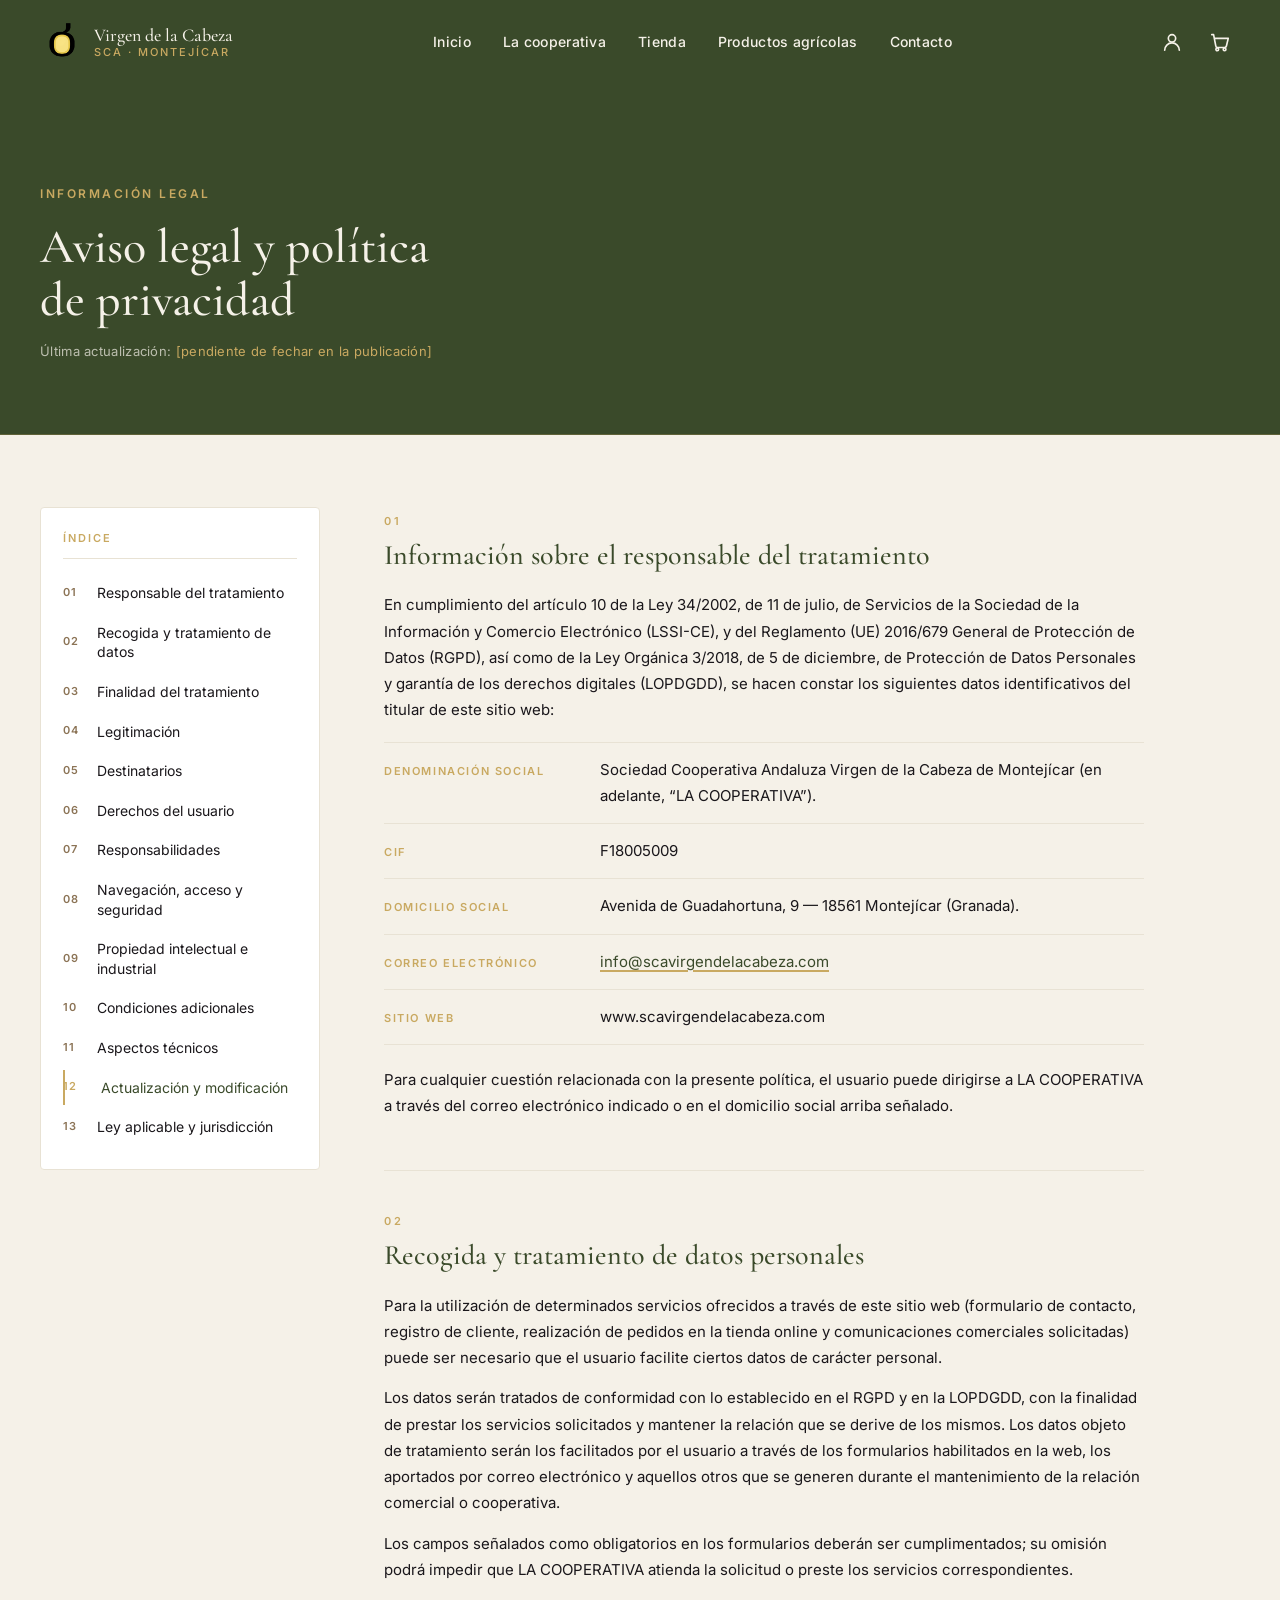
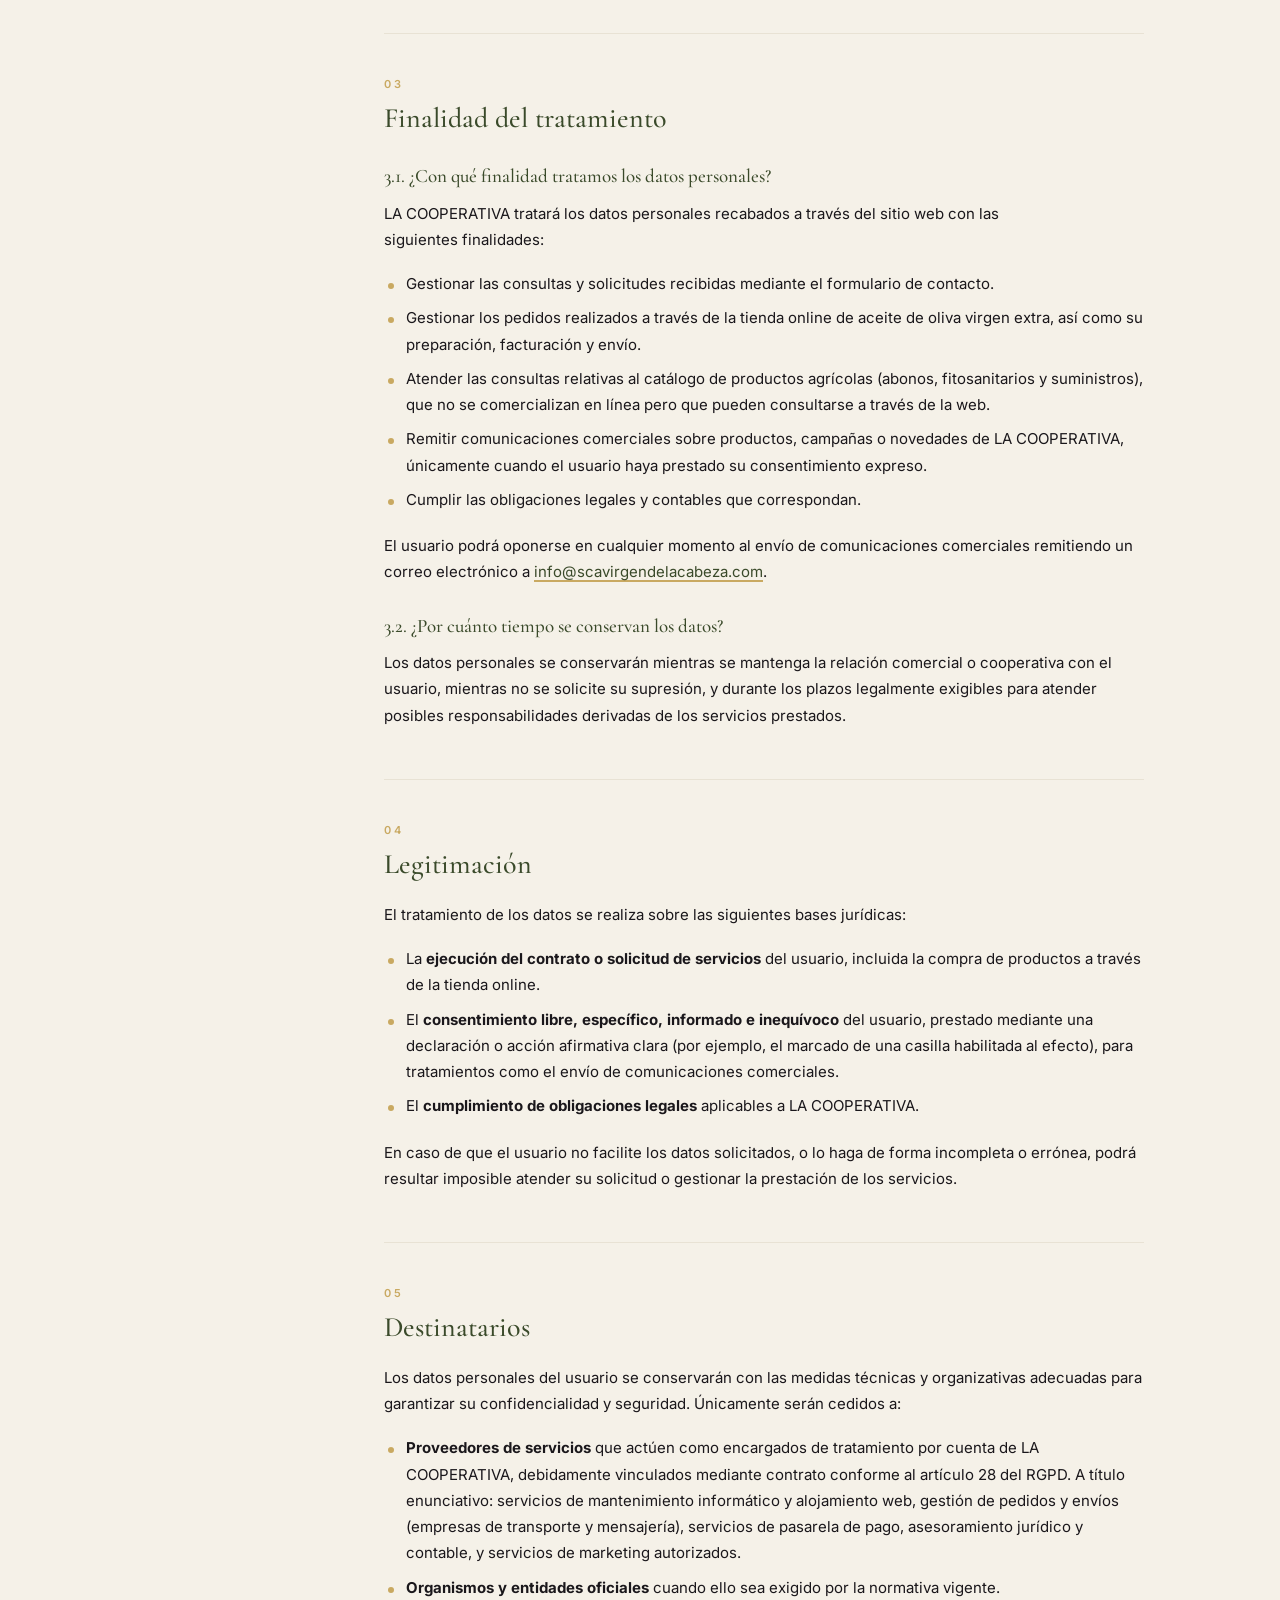
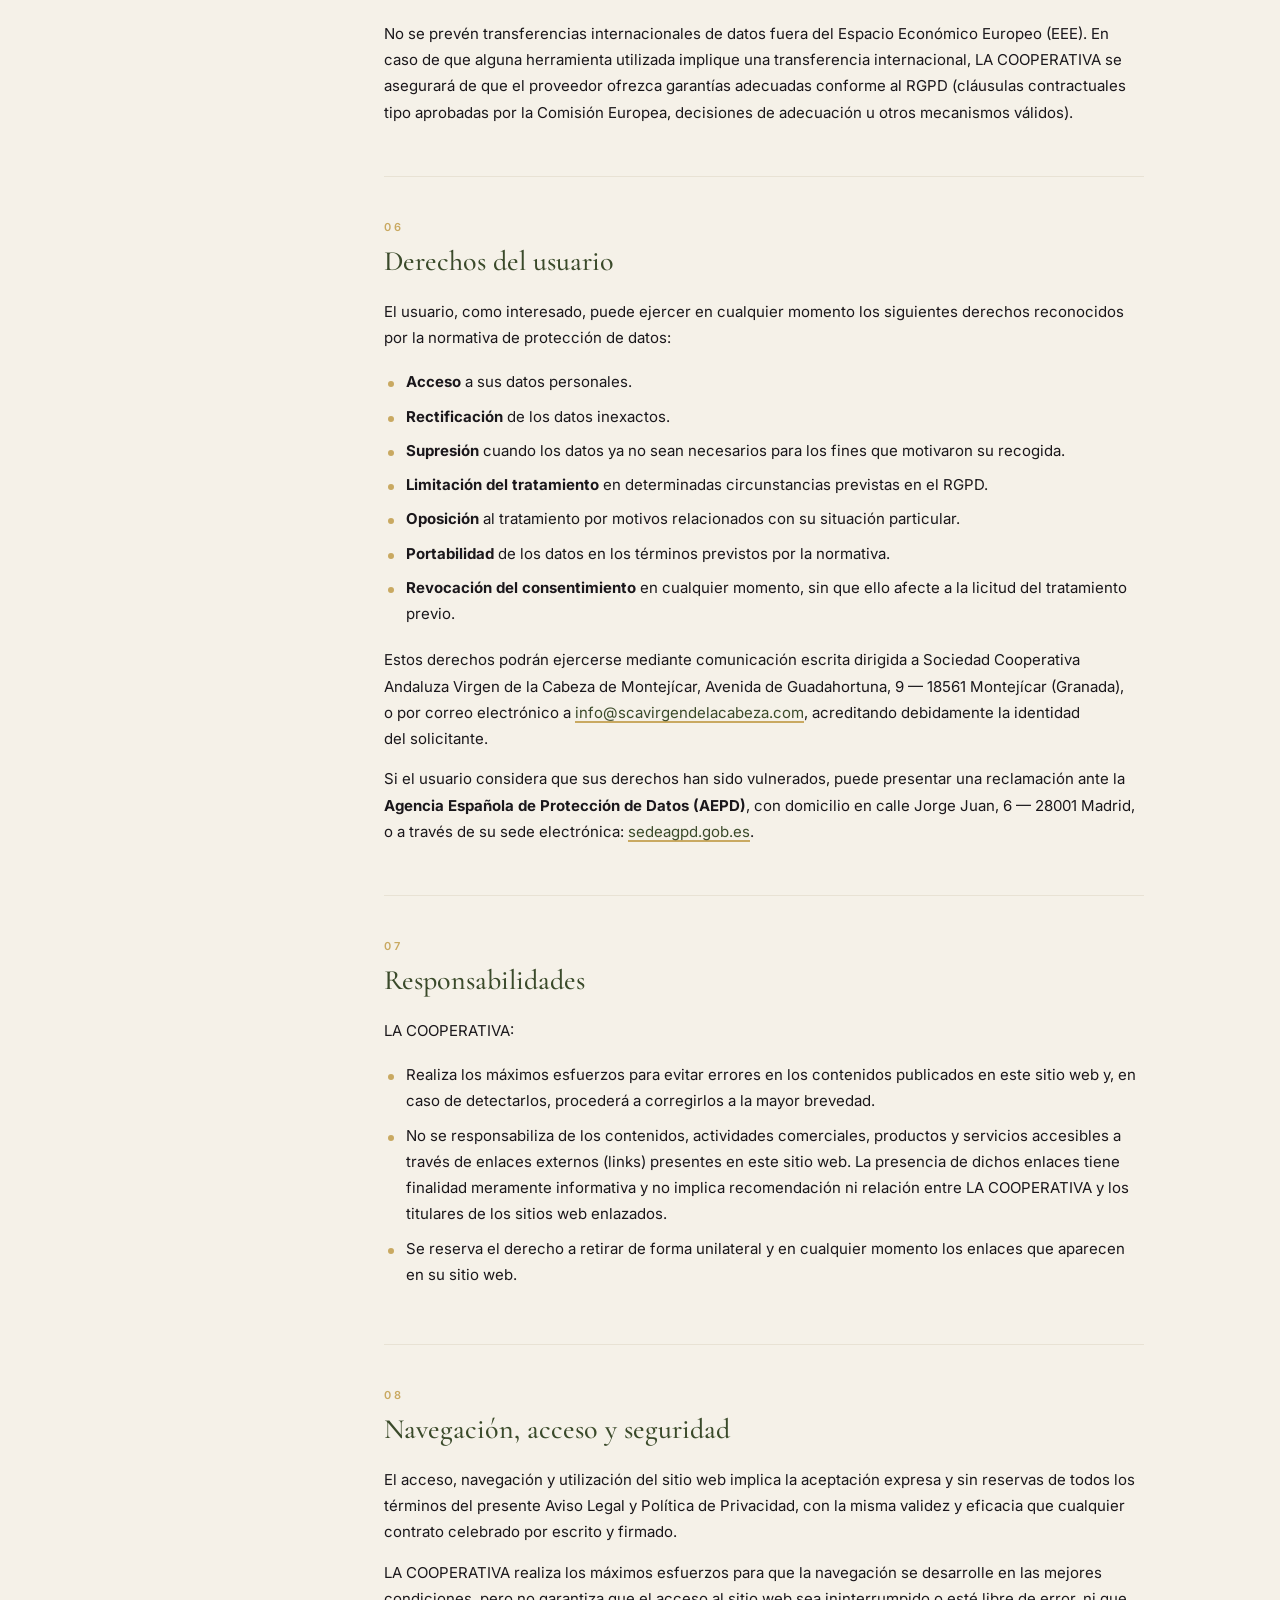
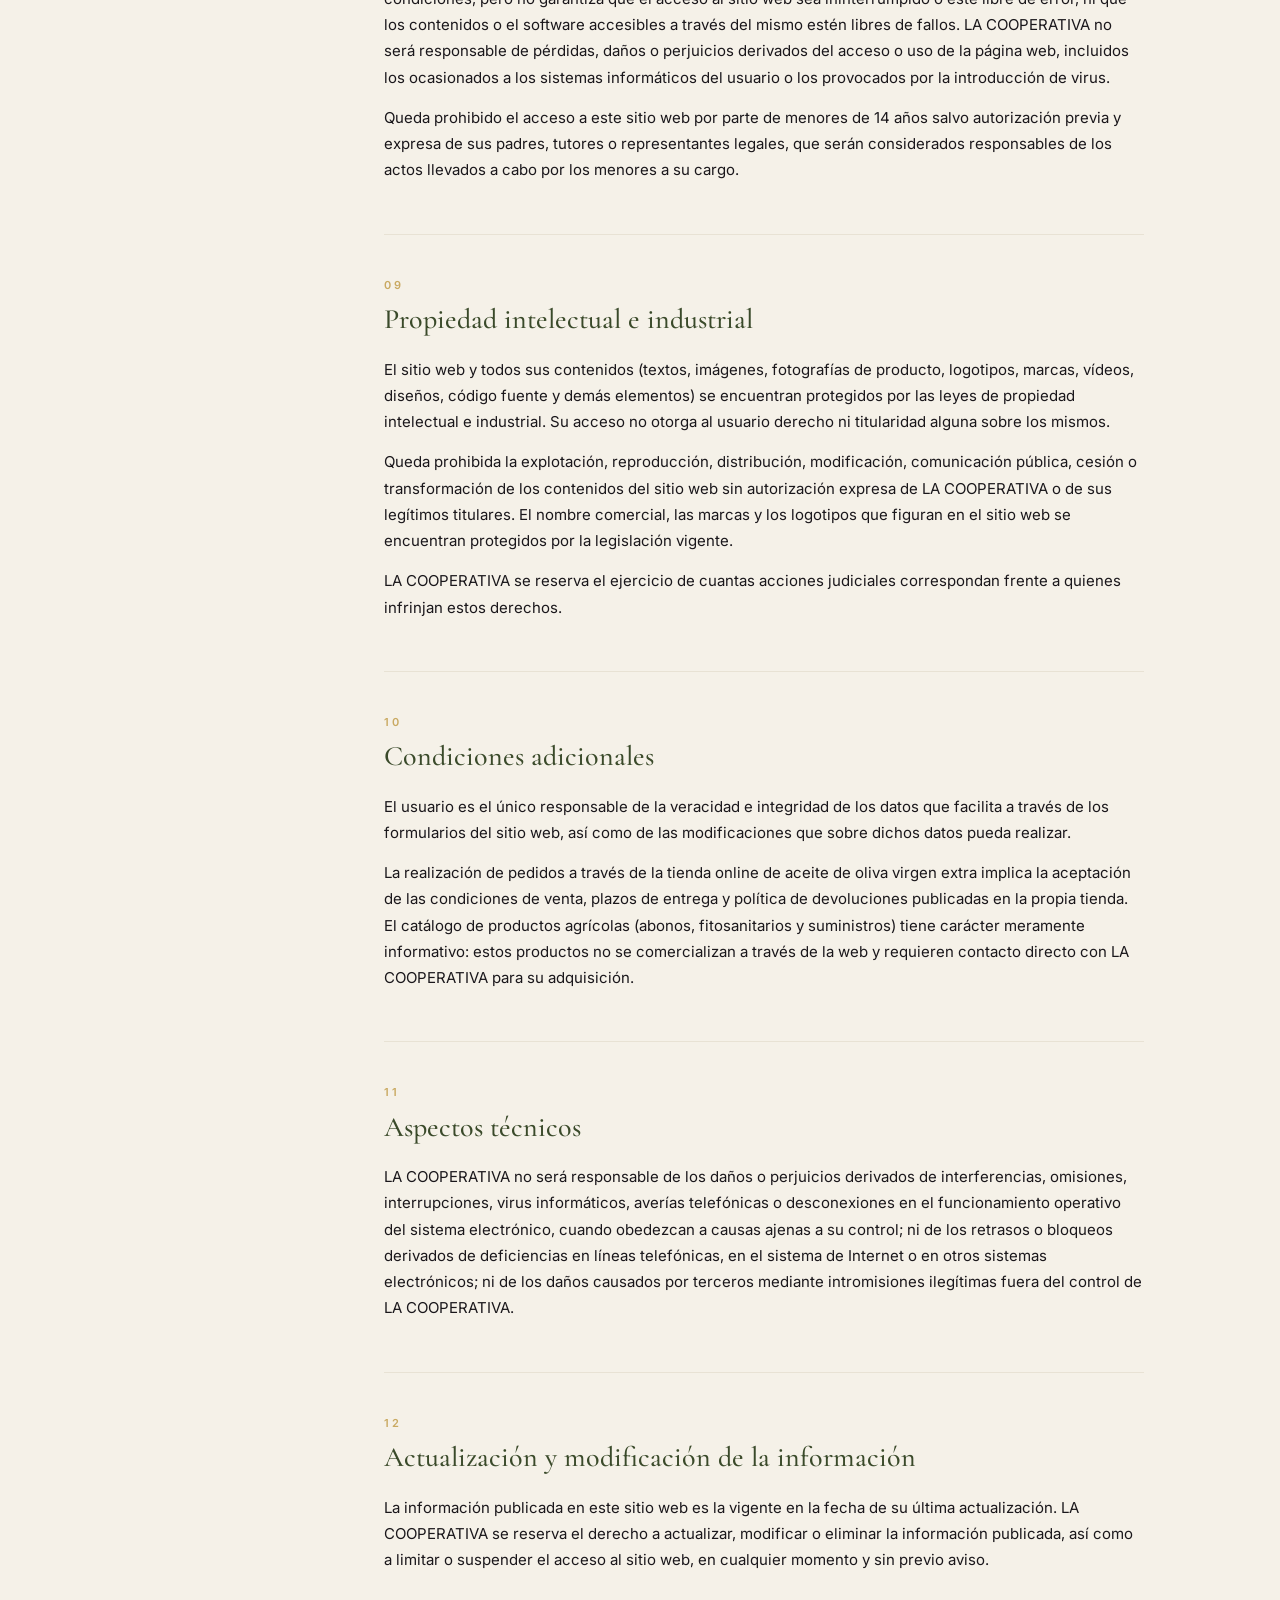
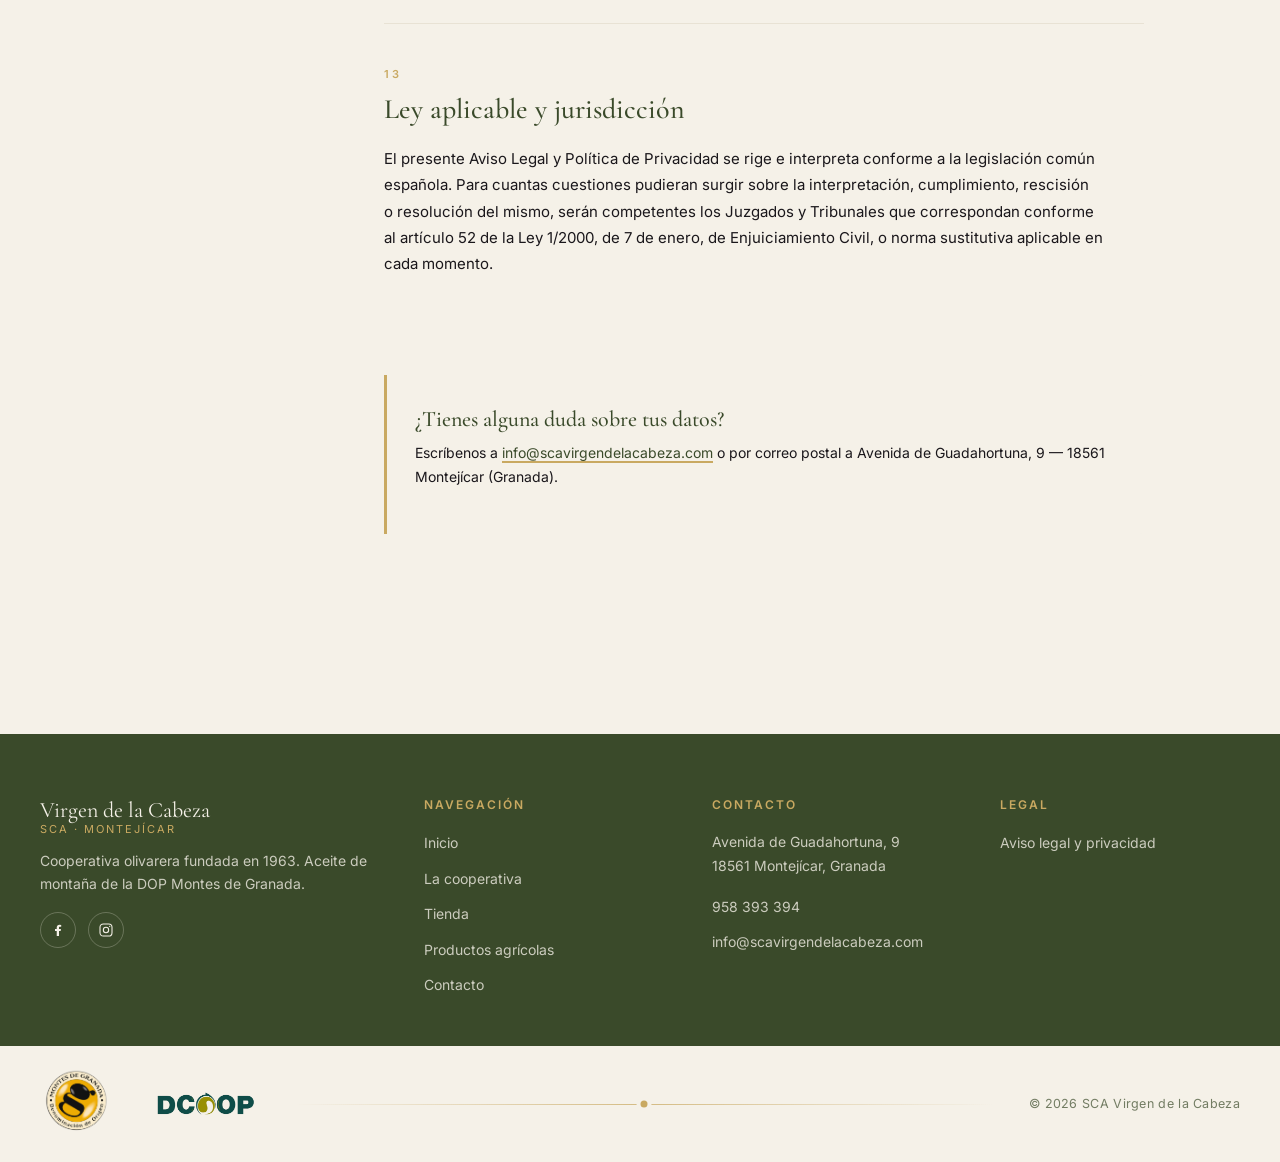
<file: aviso-legal.html>
<!DOCTYPE html>
<html lang="es">
<head>
  <meta charset="UTF-8" />
  <meta name="viewport" content="width=device-width, initial-scale=1.0" />
  <title>Aviso legal y política de privacidad · SCA Virgen de la Cabeza</title>
  <meta name="description" content="Aviso legal y política de privacidad de la Sociedad Cooperativa Andaluza Virgen de la Cabeza de Montejícar (Granada). CIF F18005009." />
  <meta name="robots" content="index,follow" />

  <!-- Google Fonts: Cormorant Garamond (titular) + Inter (cuerpo) -->
  <link rel="preconnect" href="https://fonts.googleapis.com" />
  <link rel="preconnect" href="https://fonts.gstatic.com" crossorigin />
  <link href="https://fonts.googleapis.com/css2?family=Cormorant+Garamond:wght@400;500;600&family=Inter:wght@400;500;600;700&display=swap" rel="stylesheet" />

  <link rel="stylesheet" href="styles/global.css" />
  <link rel="stylesheet" href="styles/componentes.css" />
  <link rel="stylesheet" href="styles/paginas.css" />
</head>

<body>

  <!-- ============================================================
       HEADER GLOBAL
       ============================================================ -->
  <header class="encabezado" role="banner">
    <div class="contenedor encabezado__inner">
      <a href="index.html" class="encabezado__logo" aria-label="SCA Virgen de la Cabeza — Inicio">
        <img src="assets/images/icons/LogoSCA.png" alt="" class="encabezado__logo-icono" aria-hidden="true" />
        <span>
          <span class="encabezado__logo-marca">Virgen de la Cabeza</span>
          <span class="encabezado__logo-sub">SCA · Montejícar</span>
        </span>
      </a>

      <nav class="encabezado__nav" aria-label="Navegación principal">
        <ul class="encabezado__nav-lista">
          <li><a class="encabezado__nav-link" href="index.html">Inicio</a></li>
          <li><a class="encabezado__nav-link" href="la-cooperativa.html">La cooperativa</a></li>
          <li><a class="encabezado__nav-link" href="tienda.html">Tienda</a></li>
          <li><a class="encabezado__nav-link" href="productos-agricolas.html">Productos agrícolas</a></li>
          <li><a class="encabezado__nav-link" href="contacto.html">Contacto</a></li>
        </ul>
      </nav>

      <div class="encabezado__acciones">
        <div class="encabezado__acceso">
          <button id="abrir-acceso" class="encabezado__acceso-boton" type="button"
                  aria-controls="acceso-panel" aria-expanded="false" aria-label="Acceso socios">
            <svg viewBox="0 0 24 24" fill="none" stroke="currentColor" stroke-width="1.8" stroke-linecap="round" stroke-linejoin="round" aria-hidden="true">
              <circle cx="12" cy="8" r="4"/>
              <path d="M4 21c0-4.4 3.6-8 8-8s8 3.6 8 8"/>
            </svg>
          </button>

          <div id="acceso-panel" class="acceso-panel" role="dialog" aria-modal="false" aria-labelledby="acceso-titulo" aria-hidden="true">
            <h2 id="acceso-titulo" class="acceso-panel__titulo">Acceso socios</h2>
            <p class="acceso-panel__subtitulo">Entra en tu área privada</p>

            <form class="acceso-form" novalidate>
              <div class="acceso-form__campo">
                <label class="acceso-form__etiqueta" for="acceso-usuario">Nº de socio o email</label>
                <input class="acceso-form__input" type="text" id="acceso-usuario" name="usuario"
                       autocomplete="username"/>
              </div>
              <div class="acceso-form__campo">
                <label class="acceso-form__etiqueta" for="acceso-clave">Contraseña</label>
                <input class="acceso-form__input" type="password" id="acceso-clave" name="contrasena"
                       autocomplete="current-password" placeholder="••••••••" />
              </div>
              <button class="boton boton--primario acceso-form__boton" type="submit">Iniciar sesión</button>
              <a class="acceso-form__olvido" href="#">¿Has olvidado tu contraseña?</a>
            </form>

            <p class="acceso-panel__pie"><strong>Virgen de la Cabeza</strong> · Socios</p>
          </div>
        </div>

        <a href="carrito.html" class="encabezado__carrito" aria-label="Ver carrito">
          <svg class="encabezado__carrito-icono" viewBox="0 0 24 24" fill="none" stroke="currentColor" stroke-width="1.8" stroke-linecap="round" stroke-linejoin="round" aria-hidden="true">
            <path d="M3 4h2l2.4 12.2a2 2 0 0 0 2 1.8h7.6a2 2 0 0 0 2-1.6L21 8H6" />
            <circle cx="9" cy="20" r="1.5" />
            <circle cx="17" cy="20" r="1.5" />
          </svg>
          <span class="encabezado__carrito-contador" data-contador-carrito data-cantidad="0">0</span>
        </a>

        <button id="abrir-menu-movil" class="encabezado__hamburguesa" type="button" aria-controls="menu-movil" aria-expanded="false" aria-label="Abrir menú">
          <span></span>
          <span></span>
          <span></span>
        </button>
      </div>
    </div>

    <div id="menu-movil" class="menu-movil" aria-hidden="true">
      <nav aria-label="Navegación móvil">
        <ul class="menu-movil__lista">
          <li><a class="menu-movil__link" href="index.html">Inicio</a></li>
          <li><a class="menu-movil__link" href="la-cooperativa.html">La cooperativa</a></li>
          <li><a class="menu-movil__link" href="tienda.html">Tienda</a></li>
          <li><a class="menu-movil__link" href="productos-agricolas.html">Productos agrícolas</a></li>
          <li><a class="menu-movil__link" href="contacto.html">Contacto</a></li>
        </ul>
      </nav>
    </div>
  </header>

  <main id="contenido">

    <!-- ============================================================
         CABECERA DE LA PÁGINA — bloque corto, no es un hero comercial
         ============================================================ -->
    <section class="legal-cabecera" aria-labelledby="legal-titulo">
      <div class="contenedor">
        <span class="eyebrow">Información legal</span>
        <h1 id="legal-titulo" class="legal-cabecera__titulo">Aviso legal y política de privacidad</h1>
        <p class="legal-cabecera__meta">
          Última actualización: <time datetime="2026-05-18">[pendiente de fechar en la publicación]</time>
        </p>
      </div>
    </section>

    <!-- ============================================================
         CUERPO LEGAL — TOC sticky a la izquierda + texto a la derecha
         Cada apartado tiene un id para los enlaces del TOC y para
         enlaces externos (anchors compartibles).
         ============================================================ -->
    <section class="legal" aria-label="Contenido del aviso legal">
      <div class="contenedor legal__grid">

        <!-- Tabla de contenido — sidebar -->
        <aside class="legal-toc" aria-labelledby="legal-toc-titulo">
          <h2 id="legal-toc-titulo" class="legal-toc__titulo">Índice</h2>
          <nav aria-label="Índice de secciones">
            <ol class="legal-toc__lista">
              <li><a href="#s1">Responsable del tratamiento</a></li>
              <li><a href="#s2">Recogida y tratamiento de datos</a></li>
              <li><a href="#s3">Finalidad del tratamiento</a></li>
              <li><a href="#s4">Legitimación</a></li>
              <li><a href="#s5">Destinatarios</a></li>
              <li><a href="#s6">Derechos del usuario</a></li>
              <li><a href="#s7">Responsabilidades</a></li>
              <li><a href="#s8">Navegación, acceso y seguridad</a></li>
              <li><a href="#s9">Propiedad intelectual e industrial</a></li>
              <li><a href="#s10">Condiciones adicionales</a></li>
              <li><a href="#s11">Aspectos técnicos</a></li>
              <li><a href="#s12">Actualización y modificación</a></li>
              <li><a href="#s13">Ley aplicable y jurisdicción</a></li>
            </ol>
          </nav>
        </aside>

        <!-- Cuerpo del aviso legal -->
        <article class="legal-cuerpo">

          <section class="legal-seccion" id="s1" aria-labelledby="s1-titulo">
            <span class="legal-seccion__numero">01</span>
            <h2 class="legal-seccion__titulo" id="s1-titulo">Información sobre el responsable del tratamiento</h2>
            <p>
              En cumplimiento del artículo 10 de la Ley 34/2002, de 11 de julio, de Servicios de la Sociedad de la Información y Comercio Electrónico (LSSI-CE), y del Reglamento (UE) 2016/679 General de Protección de Datos (RGPD), así como de la Ley Orgánica 3/2018, de 5 de diciembre, de Protección de Datos Personales y garantía de los derechos digitales (LOPDGDD), se hacen constar los siguientes datos identificativos del titular de este sitio web:
            </p>
            <dl class="legal-datos">
              <div class="legal-datos__fila">
                <dt>Denominación social</dt>
                <dd>Sociedad Cooperativa Andaluza Virgen de la Cabeza de Montejícar (en adelante, “LA COOPERATIVA”).</dd>
              </div>
              <div class="legal-datos__fila">
                <dt>CIF</dt>
                <dd>F18005009</dd>
              </div>
              <div class="legal-datos__fila">
                <dt>Domicilio social</dt>
                <dd>Avenida de Guadahortuna, 9 — 18561 Montejícar (Granada).</dd>
              </div>
              <div class="legal-datos__fila">
                <dt>Correo electrónico</dt>
                <dd><a href="mailto:info@scavirgendelacabeza.com">info@scavirgendelacabeza.com</a></dd>
              </div>
              <div class="legal-datos__fila">
                <dt>Sitio web</dt>
                <dd>www.scavirgendelacabeza.com</dd>
              </div>
            </dl>
            <p>
              Para cualquier cuestión relacionada con la presente política, el usuario puede dirigirse a LA COOPERATIVA a través del correo electrónico indicado o en el domicilio social arriba señalado.
            </p>
          </section>

          <section class="legal-seccion" id="s2" aria-labelledby="s2-titulo">
            <span class="legal-seccion__numero">02</span>
            <h2 class="legal-seccion__titulo" id="s2-titulo">Recogida y tratamiento de datos personales</h2>
            <p>
              Para la utilización de determinados servicios ofrecidos a través de este sitio web (formulario de contacto, registro de cliente, realización de pedidos en la tienda online y comunicaciones comerciales solicitadas) puede ser necesario que el usuario facilite ciertos datos de carácter personal.
            </p>
            <p>
              Los datos serán tratados de conformidad con lo establecido en el RGPD y en la LOPDGDD, con la finalidad de prestar los servicios solicitados y mantener la relación que se derive de los mismos. Los datos objeto de tratamiento serán los facilitados por el usuario a través de los formularios habilitados en la web, los aportados por correo electrónico y aquellos otros que se generen durante el mantenimiento de la relación comercial o cooperativa.
            </p>
            <p>
              Los campos señalados como obligatorios en los formularios deberán ser cumplimentados; su omisión podrá impedir que LA COOPERATIVA atienda la solicitud o preste los servicios correspondientes.
            </p>
          </section>

          <section class="legal-seccion" id="s3" aria-labelledby="s3-titulo">
            <span class="legal-seccion__numero">03</span>
            <h2 class="legal-seccion__titulo" id="s3-titulo">Finalidad del tratamiento</h2>

            <h3 class="legal-subtitulo">3.1. ¿Con qué finalidad tratamos los datos personales?</h3>
            <p>LA COOPERATIVA tratará los datos personales recabados a través del sitio web con las siguientes finalidades:</p>
            <ul class="legal-lista">
              <li>Gestionar las consultas y solicitudes recibidas mediante el formulario de contacto.</li>
              <li>Gestionar los pedidos realizados a través de la tienda online de aceite de oliva virgen extra, así como su preparación, facturación y envío.</li>
              <li>Atender las consultas relativas al catálogo de productos agrícolas (abonos, fitosanitarios y suministros), que no se comercializan en línea pero que pueden consultarse a través de la web.</li>
              <li>Remitir comunicaciones comerciales sobre productos, campañas o novedades de LA COOPERATIVA, únicamente cuando el usuario haya prestado su consentimiento expreso.</li>
              <li>Cumplir las obligaciones legales y contables que correspondan.</li>
            </ul>
            <p>
              El usuario podrá oponerse en cualquier momento al envío de comunicaciones comerciales remitiendo un correo electrónico a <a href="mailto:info@scavirgendelacabeza.com">info@scavirgendelacabeza.com</a>.
            </p>

            <h3 class="legal-subtitulo">3.2. ¿Por cuánto tiempo se conservan los datos?</h3>
            <p>
              Los datos personales se conservarán mientras se mantenga la relación comercial o cooperativa con el usuario, mientras no se solicite su supresión, y durante los plazos legalmente exigibles para atender posibles responsabilidades derivadas de los servicios prestados.
            </p>
          </section>

          <section class="legal-seccion" id="s4" aria-labelledby="s4-titulo">
            <span class="legal-seccion__numero">04</span>
            <h2 class="legal-seccion__titulo" id="s4-titulo">Legitimación</h2>
            <p>El tratamiento de los datos se realiza sobre las siguientes bases jurídicas:</p>
            <ul class="legal-lista">
              <li>La <strong>ejecución del contrato o solicitud de servicios</strong> del usuario, incluida la compra de productos a través de la tienda online.</li>
              <li>El <strong>consentimiento libre, específico, informado e inequívoco</strong> del usuario, prestado mediante una declaración o acción afirmativa clara (por ejemplo, el marcado de una casilla habilitada al efecto), para tratamientos como el envío de comunicaciones comerciales.</li>
              <li>El <strong>cumplimiento de obligaciones legales</strong> aplicables a LA COOPERATIVA.</li>
            </ul>
            <p>
              En caso de que el usuario no facilite los datos solicitados, o lo haga de forma incompleta o errónea, podrá resultar imposible atender su solicitud o gestionar la prestación de los servicios.
            </p>
          </section>

          <section class="legal-seccion" id="s5" aria-labelledby="s5-titulo">
            <span class="legal-seccion__numero">05</span>
            <h2 class="legal-seccion__titulo" id="s5-titulo">Destinatarios</h2>
            <p>
              Los datos personales del usuario se conservarán con las medidas técnicas y organizativas adecuadas para garantizar su confidencialidad y seguridad. Únicamente serán cedidos a:
            </p>
            <ul class="legal-lista">
              <li>
                <strong>Proveedores de servicios</strong> que actúen como encargados de tratamiento por cuenta de LA COOPERATIVA, debidamente vinculados mediante contrato conforme al artículo 28 del RGPD. A título enunciativo: servicios de mantenimiento informático y alojamiento web, gestión de pedidos y envíos (empresas de transporte y mensajería), servicios de pasarela de pago, asesoramiento jurídico y contable, y servicios de marketing autorizados.
              </li>
              <li>
                <strong>Organismos y entidades oficiales</strong> cuando ello sea exigido por la normativa vigente.
              </li>
            </ul>
            <p>
              No se prevén transferencias internacionales de datos fuera del Espacio Económico Europeo (EEE). En caso de que alguna herramienta utilizada implique una transferencia internacional, LA COOPERATIVA se asegurará de que el proveedor ofrezca garantías adecuadas conforme al RGPD (cláusulas contractuales tipo aprobadas por la Comisión Europea, decisiones de adecuación u otros mecanismos válidos).
            </p>
          </section>

          <section class="legal-seccion" id="s6" aria-labelledby="s6-titulo">
            <span class="legal-seccion__numero">06</span>
            <h2 class="legal-seccion__titulo" id="s6-titulo">Derechos del usuario</h2>
            <p>El usuario, como interesado, puede ejercer en cualquier momento los siguientes derechos reconocidos por la normativa de protección de datos:</p>
            <ul class="legal-lista">
              <li><strong>Acceso</strong> a sus datos personales.</li>
              <li><strong>Rectificación</strong> de los datos inexactos.</li>
              <li><strong>Supresión</strong> cuando los datos ya no sean necesarios para los fines que motivaron su recogida.</li>
              <li><strong>Limitación del tratamiento</strong> en determinadas circunstancias previstas en el RGPD.</li>
              <li><strong>Oposición</strong> al tratamiento por motivos relacionados con su situación particular.</li>
              <li><strong>Portabilidad</strong> de los datos en los términos previstos por la normativa.</li>
              <li><strong>Revocación del consentimiento</strong> en cualquier momento, sin que ello afecte a la licitud del tratamiento previo.</li>
            </ul>
            <p>
              Estos derechos podrán ejercerse mediante comunicación escrita dirigida a Sociedad Cooperativa Andaluza Virgen de la Cabeza de Montejícar, Avenida de Guadahortuna, 9 — 18561 Montejícar (Granada), o por correo electrónico a <a href="mailto:info@scavirgendelacabeza.com">info@scavirgendelacabeza.com</a>, acreditando debidamente la identidad del solicitante.
            </p>
            <p>
              Si el usuario considera que sus derechos han sido vulnerados, puede presentar una reclamación ante la <strong>Agencia Española de Protección de Datos (AEPD)</strong>, con domicilio en calle Jorge Juan, 6 — 28001 Madrid, o a través de su sede electrónica: <a href="https://sedeagpd.gob.es/sede-electronica-web/" target="_blank" rel="noopener noreferrer">sedeagpd.gob.es</a>.
            </p>
          </section>

          <section class="legal-seccion" id="s7" aria-labelledby="s7-titulo">
            <span class="legal-seccion__numero">07</span>
            <h2 class="legal-seccion__titulo" id="s7-titulo">Responsabilidades</h2>
            <p>LA COOPERATIVA:</p>
            <ul class="legal-lista">
              <li>Realiza los máximos esfuerzos para evitar errores en los contenidos publicados en este sitio web y, en caso de detectarlos, procederá a corregirlos a la mayor brevedad.</li>
              <li>No se responsabiliza de los contenidos, actividades comerciales, productos y servicios accesibles a través de enlaces externos (links) presentes en este sitio web. La presencia de dichos enlaces tiene finalidad meramente informativa y no implica recomendación ni relación entre LA COOPERATIVA y los titulares de los sitios web enlazados.</li>
              <li>Se reserva el derecho a retirar de forma unilateral y en cualquier momento los enlaces que aparecen en su sitio web.</li>
            </ul>
          </section>

          <section class="legal-seccion" id="s8" aria-labelledby="s8-titulo">
            <span class="legal-seccion__numero">08</span>
            <h2 class="legal-seccion__titulo" id="s8-titulo">Navegación, acceso y seguridad</h2>
            <p>
              El acceso, navegación y utilización del sitio web implica la aceptación expresa y sin reservas de todos los términos del presente Aviso Legal y Política de Privacidad, con la misma validez y eficacia que cualquier contrato celebrado por escrito y firmado.
            </p>
            <p>
              LA COOPERATIVA realiza los máximos esfuerzos para que la navegación se desarrolle en las mejores condiciones, pero no garantiza que el acceso al sitio web sea ininterrumpido o esté libre de error, ni que los contenidos o el software accesibles a través del mismo estén libres de fallos. LA COOPERATIVA no será responsable de pérdidas, daños o perjuicios derivados del acceso o uso de la página web, incluidos los ocasionados a los sistemas informáticos del usuario o los provocados por la introducción de virus.
            </p>
            <p>
              Queda prohibido el acceso a este sitio web por parte de menores de 14 años salvo autorización previa y expresa de sus padres, tutores o representantes legales, que serán considerados responsables de los actos llevados a cabo por los menores a su cargo.
            </p>
          </section>

          <section class="legal-seccion" id="s9" aria-labelledby="s9-titulo">
            <span class="legal-seccion__numero">09</span>
            <h2 class="legal-seccion__titulo" id="s9-titulo">Propiedad intelectual e industrial</h2>
            <p>
              El sitio web y todos sus contenidos (textos, imágenes, fotografías de producto, logotipos, marcas, vídeos, diseños, código fuente y demás elementos) se encuentran protegidos por las leyes de propiedad intelectual e industrial. Su acceso no otorga al usuario derecho ni titularidad alguna sobre los mismos.
            </p>
            <p>
              Queda prohibida la explotación, reproducción, distribución, modificación, comunicación pública, cesión o transformación de los contenidos del sitio web sin autorización expresa de LA COOPERATIVA o de sus legítimos titulares. El nombre comercial, las marcas y los logotipos que figuran en el sitio web se encuentran protegidos por la legislación vigente.
            </p>
            <p>
              LA COOPERATIVA se reserva el ejercicio de cuantas acciones judiciales correspondan frente a quienes infrinjan estos derechos.
            </p>
          </section>

          <section class="legal-seccion" id="s10" aria-labelledby="s10-titulo">
            <span class="legal-seccion__numero">10</span>
            <h2 class="legal-seccion__titulo" id="s10-titulo">Condiciones adicionales</h2>
            <p>
              El usuario es el único responsable de la veracidad e integridad de los datos que facilita a través de los formularios del sitio web, así como de las modificaciones que sobre dichos datos pueda realizar.
            </p>
            <p>
              La realización de pedidos a través de la tienda online de aceite de oliva virgen extra implica la aceptación de las condiciones de venta, plazos de entrega y política de devoluciones publicadas en la propia tienda. El catálogo de productos agrícolas (abonos, fitosanitarios y suministros) tiene carácter meramente informativo: estos productos no se comercializan a través de la web y requieren contacto directo con LA COOPERATIVA para su adquisición.
            </p>
          </section>

          <section class="legal-seccion" id="s11" aria-labelledby="s11-titulo">
            <span class="legal-seccion__numero">11</span>
            <h2 class="legal-seccion__titulo" id="s11-titulo">Aspectos técnicos</h2>
            <p>
              LA COOPERATIVA no será responsable de los daños o perjuicios derivados de interferencias, omisiones, interrupciones, virus informáticos, averías telefónicas o desconexiones en el funcionamiento operativo del sistema electrónico, cuando obedezcan a causas ajenas a su control; ni de los retrasos o bloqueos derivados de deficiencias en líneas telefónicas, en el sistema de Internet o en otros sistemas electrónicos; ni de los daños causados por terceros mediante intromisiones ilegítimas fuera del control de LA COOPERATIVA.
            </p>
          </section>

          <section class="legal-seccion" id="s12" aria-labelledby="s12-titulo">
            <span class="legal-seccion__numero">12</span>
            <h2 class="legal-seccion__titulo" id="s12-titulo">Actualización y modificación de la información</h2>
            <p>
              La información publicada en este sitio web es la vigente en la fecha de su última actualización. LA COOPERATIVA se reserva el derecho a actualizar, modificar o eliminar la información publicada, así como a limitar o suspender el acceso al sitio web, en cualquier momento y sin previo aviso.
            </p>
          </section>

          <section class="legal-seccion" id="s13" aria-labelledby="s13-titulo">
            <span class="legal-seccion__numero">13</span>
            <h2 class="legal-seccion__titulo" id="s13-titulo">Ley aplicable y jurisdicción</h2>
            <p>
              El presente Aviso Legal y Política de Privacidad se rige e interpreta conforme a la legislación común española. Para cuantas cuestiones pudieran surgir sobre la interpretación, cumplimiento, rescisión o resolución del mismo, serán competentes los Juzgados y Tribunales que correspondan conforme al artículo 52 de la Ley 1/2000, de 7 de enero, de Enjuiciamiento Civil, o norma sustitutiva aplicable en cada momento.
            </p>
          </section>

          <!-- Bloque de contacto al final, recordatorio del canal de consultas -->
          <aside class="legal-contacto" aria-label="Canal de consultas">
            <h2 class="legal-contacto__titulo">¿Tienes alguna duda sobre tus datos?</h2>
            <p class="legal-contacto__texto">
              Escríbenos a <a href="mailto:info@scavirgendelacabeza.com">info@scavirgendelacabeza.com</a> o por correo postal a Avenida de Guadahortuna, 9 — 18561 Montejícar (Granada).
            </p>
          </aside>

        </article>
      </div>
    </section>

  </main>

  <!-- ============================================================
       FOOTER GLOBAL
       ============================================================ -->
  <footer class="pie" role="contentinfo">
    <div class="contenedor">
      <div class="pie__grid">
        <div class="pie__columna">
          <div class="pie__marca">
            Virgen de la Cabeza
            <span class="pie__marca-sub">SCA · Montejícar</span>
          </div>
          <p class="pie__texto">Cooperativa olivarera fundada en 1963. Aceite de montaña de la DOP Montes de Granada.</p>
          <div class="pie__redes">
            <a class="pie__red" href="https://www.facebook.com/scavirgendelacabeza/?locale=es_ES" target="_blank" rel="noopener noreferrer" aria-label="Facebook">
              <svg width="16" height="16" viewBox="0 0 24 24" fill="currentColor" aria-hidden="true"><path d="M13.5 21v-7.5h2.5l.4-3H13.5V8.7c0-.9.3-1.5 1.6-1.5h1.7V4.4A24 24 0 0 0 14.3 4c-2.5 0-4.2 1.5-4.2 4.3v2.2H7.5v3h2.6V21h3.4Z"/></svg>
            </a>
            <a class="pie__red" href="https://www.instagram.com/scavirgendelacabeza" target="_blank" rel="noopener noreferrer" aria-label="Instagram">
              <svg width="16" height="16" viewBox="0 0 24 24" fill="none" stroke="currentColor" stroke-width="1.6" aria-hidden="true">
                <rect x="3" y="3" width="18" height="18" rx="5"/>
                <circle cx="12" cy="12" r="4"/>
                <circle cx="17.5" cy="6.5" r="1" fill="currentColor" stroke="none"/>
              </svg>
            </a>
          </div>
        </div>

        <div class="pie__columna">
          <h3>Navegación</h3>
          <ul class="pie__lista">
            <li><a href="index.html">Inicio</a></li>
            <li><a href="la-cooperativa.html">La cooperativa</a></li>
            <li><a href="tienda.html">Tienda</a></li>
            <li><a href="productos-agricolas.html">Productos agrícolas</a></li>
            <li><a href="contacto.html">Contacto</a></li>
          </ul>
        </div>

        <div class="pie__columna">
          <h3>Contacto</h3>
          <p class="pie__texto">
            Avenida de Guadahortuna, 9<br />
            18561 Montejícar, Granada
          </p>
          <ul class="pie__lista">
            <li><a href="tel:+34958393394">958 393 394</a></li>
            <li><a href="mailto:info@scavirgendelacabeza.com">info@scavirgendelacabeza.com</a></li>
          </ul>
        </div>

        <div class="pie__columna">
          <h3>Legal</h3>
          <ul class="pie__lista">
            <li><a href="aviso-legal.html" aria-current="page">Aviso legal y privacidad</a></li>
          </ul>
        </div>
      </div>
    </div>

    <!-- Franja inferior a ancho completo -->
    <div class="pie__franja">
      <div class="pie__franja-inner">
        <div class="pie__sellos">
          <img src="assets/images/certifications/montes-de-granada.png" alt="DOP Montes de Granada" />
          <img src="assets/images/certifications/dcoop.png" alt="DCOOP" />
        </div>
        <span class="pie__franja-sep" aria-hidden="true"></span>
        <p class="pie__copyright">© <span id="anyo-actual">2026</span> SCA Virgen de la Cabeza</p>
      </div>
    </div>
  </footer>

  <!-- Botón flotante "subir arriba" -->
  <button id="subir-arriba" class="subir-arriba" type="button" aria-label="Volver arriba">
    <svg viewBox="0 0 24 24" fill="none" stroke="currentColor" stroke-width="2" stroke-linecap="round" stroke-linejoin="round" aria-hidden="true">
      <polyline points="6 15 12 9 18 15" />
    </svg>
  </button>

  <script>
    document.getElementById('anyo-actual').textContent = new Date().getFullYear();

    // TOC del aviso legal: resalta el enlace de la sección visible.
    // Usa IntersectionObserver para no tirar de scroll listeners pesados.
    (function () {
      const enlaces = document.querySelectorAll('.legal-toc__lista a[href^="#"]');
      if (!enlaces.length || !('IntersectionObserver' in window)) return;

      const mapa = new Map();
      enlaces.forEach((a) => {
        const id = a.getAttribute('href').slice(1);
        const seccion = document.getElementById(id);
        if (seccion) mapa.set(seccion, a);
      });

      let activa = null;
      const marcar = (a) => {
        if (activa === a) return;
        if (activa) activa.removeAttribute('aria-current');
        activa = a;
        if (a) a.setAttribute('aria-current', 'true');
      };

      const io = new IntersectionObserver((entradas) => {
        // De entre las secciones visibles, elegimos la más cercana al top.
        const visibles = entradas
          .filter((e) => e.isIntersecting)
          .map((e) => ({ el: e.target, top: e.boundingClientRect.top }))
          .sort((a, b) => a.top - b.top);
        if (visibles.length) marcar(mapa.get(visibles[0].el));
      }, {
        rootMargin: '-120px 0px -60% 0px',
        threshold: 0
      });

      mapa.forEach((_, seccion) => io.observe(seccion));
    })();
  </script>

  <script src="scripts/main.js" defer></script>
</body>
</html>
</file>
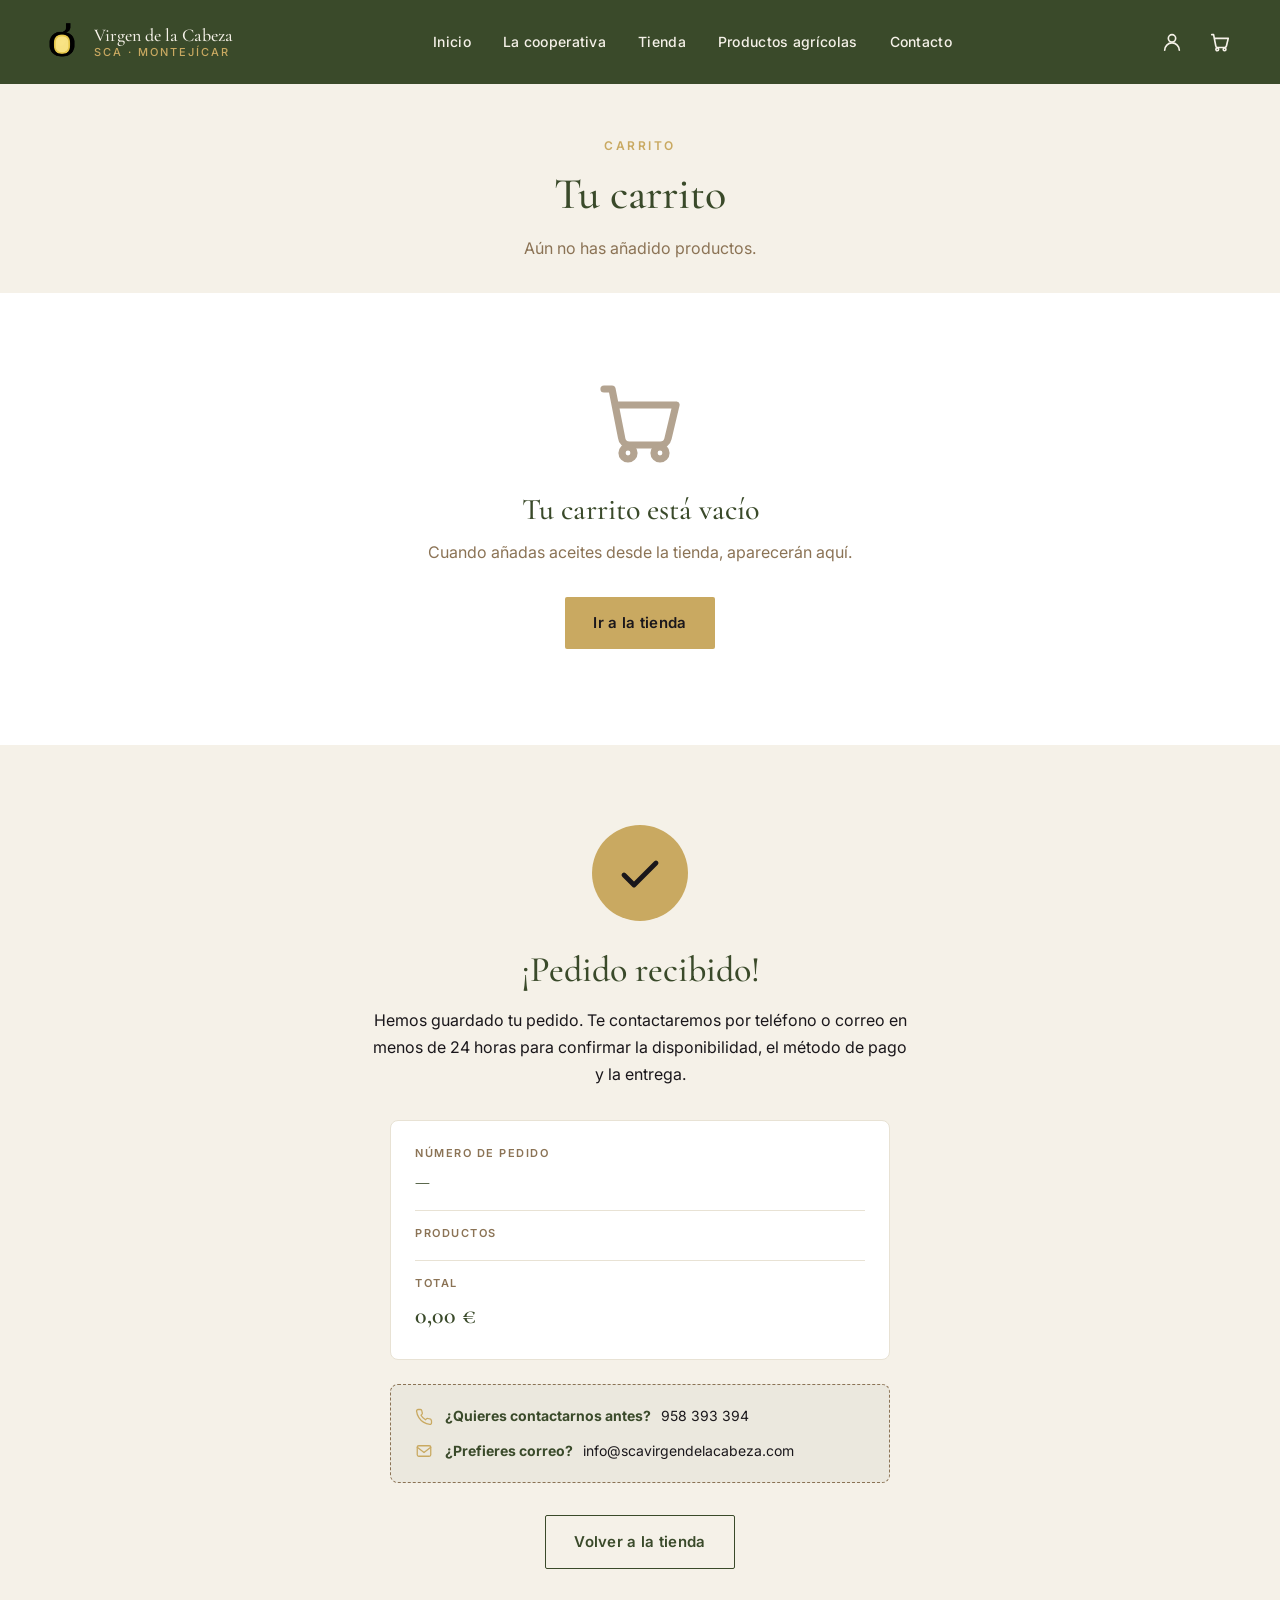
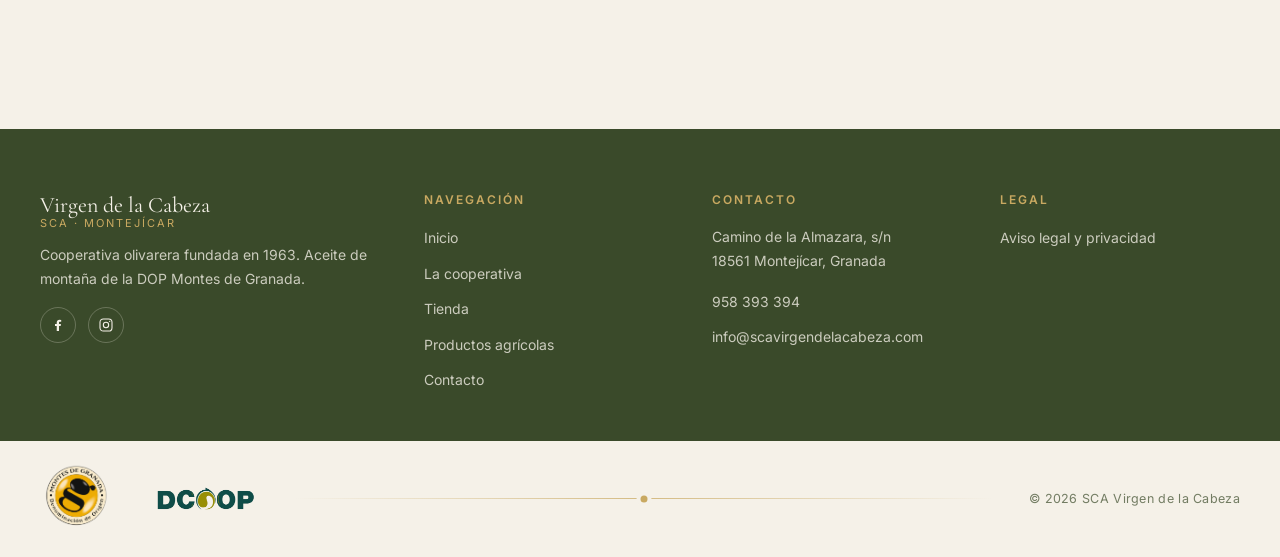
<file: carrito.html>
<!DOCTYPE html>
<html lang="es">
<head>
  <meta charset="UTF-8" />
  <meta name="viewport" content="width=device-width, initial-scale=1.0" />
  <title>Tu carrito · SCA Virgen de la Cabeza</title>
  <meta name="description" content="Revisa tu pedido de aceite. Recogida gratuita en la cooperativa de Montejícar." />

  <link rel="preconnect" href="https://fonts.googleapis.com" />
  <link rel="preconnect" href="https://fonts.gstatic.com" crossorigin />
  <link href="https://fonts.googleapis.com/css2?family=Cormorant+Garamond:wght@400;500;600&family=Inter:wght@400;500;600;700&display=swap" rel="stylesheet" />

  <link rel="stylesheet" href="styles/global.css" />
  <link rel="stylesheet" href="styles/componentes.css" />
  <link rel="stylesheet" href="styles/paginas.css" />
</head>

<body>

  <!-- ============================================================
       HEADER GLOBAL
       ============================================================ -->
  <header class="encabezado" role="banner">
    <div class="contenedor encabezado__inner">
      <a href="index.html" class="encabezado__logo" aria-label="SCA Virgen de la Cabeza — Inicio">
        <img src="assets/images/icons/LogoSCA.png" alt="" class="encabezado__logo-icono" aria-hidden="true" />
        <span>
          <span class="encabezado__logo-marca">Virgen de la Cabeza</span>
          <span class="encabezado__logo-sub">SCA · Montejícar</span>
        </span>
      </a>

      <nav class="encabezado__nav" aria-label="Navegación principal">
        <ul class="encabezado__nav-lista">
          <li><a class="encabezado__nav-link" href="index.html">Inicio</a></li>
          <li><a class="encabezado__nav-link" href="la-cooperativa.html">La cooperativa</a></li>
          <li><a class="encabezado__nav-link" href="tienda.html">Tienda</a></li>
          <li><a class="encabezado__nav-link" href="productos-agricolas.html">Productos agrícolas</a></li>
          <li><a class="encabezado__nav-link" href="contacto.html">Contacto</a></li>
        </ul>
      </nav>

      <div class="encabezado__acciones">
        <div class="encabezado__acceso">
          <button id="abrir-acceso" class="encabezado__acceso-boton" type="button"
                  aria-controls="acceso-panel" aria-expanded="false" aria-label="Acceso socios">
            <svg viewBox="0 0 24 24" fill="none" stroke="currentColor" stroke-width="1.8" stroke-linecap="round" stroke-linejoin="round" aria-hidden="true">
              <circle cx="12" cy="8" r="4"/>
              <path d="M4 21c0-4.4 3.6-8 8-8s8 3.6 8 8"/>
            </svg>
          </button>

          <div id="acceso-panel" class="acceso-panel" role="dialog" aria-modal="false" aria-labelledby="acceso-titulo" aria-hidden="true">
            <h2 id="acceso-titulo" class="acceso-panel__titulo">Acceso socios</h2>
            <p class="acceso-panel__subtitulo">Entra en tu área privada</p>

            <form class="acceso-form" novalidate>
              <div class="acceso-form__campo">
                <label class="acceso-form__etiqueta" for="acceso-usuario">Nº de socio o email</label>
                <input class="acceso-form__input" type="text" id="acceso-usuario" name="usuario"
                       autocomplete="username" />
              </div>
              <div class="acceso-form__campo">
                <label class="acceso-form__etiqueta" for="acceso-clave">Contraseña</label>
                <input class="acceso-form__input" type="password" id="acceso-clave" name="contrasena"
                       autocomplete="current-password" placeholder="••••••••" />
              </div>
              <button class="boton boton--primario acceso-form__boton" type="submit">Iniciar sesión</button>
              <a class="acceso-form__olvido" href="#">¿Has olvidado tu contraseña?</a>
            </form>

            <p class="acceso-panel__pie"><strong>Virgen de la Cabeza</strong> · Socios</p>
          </div>
        </div>

        <a href="carrito.html" class="encabezado__carrito" aria-label="Ver carrito" aria-current="page">
          <svg class="encabezado__carrito-icono" viewBox="0 0 24 24" fill="none" stroke="currentColor" stroke-width="1.8" stroke-linecap="round" stroke-linejoin="round" aria-hidden="true">
            <path d="M3 4h2l2.4 12.2a2 2 0 0 0 2 1.8h7.6a2 2 0 0 0 2-1.6L21 8H6" />
            <circle cx="9" cy="20" r="1.5" />
            <circle cx="17" cy="20" r="1.5" />
          </svg>
          <span class="encabezado__carrito-contador" data-contador-carrito data-cantidad="0">0</span>
        </a>

        <button id="abrir-menu-movil" class="encabezado__hamburguesa" type="button" aria-controls="menu-movil" aria-expanded="false" aria-label="Abrir menú">
          <span></span>
          <span></span>
          <span></span>
        </button>
      </div>
    </div>

    <div id="menu-movil" class="menu-movil" aria-hidden="true">
      <nav aria-label="Navegación móvil">
        <ul class="menu-movil__lista">
          <li><a class="menu-movil__link" href="index.html">Inicio</a></li>
          <li><a class="menu-movil__link" href="la-cooperativa.html">La cooperativa</a></li>
          <li><a class="menu-movil__link" href="tienda.html">Tienda</a></li>
          <li><a class="menu-movil__link" href="productos-agricolas.html">Productos agrícolas</a></li>
          <li><a class="menu-movil__link" href="contacto.html">Contacto</a></li>
        </ul>
      </nav>
    </div>
  </header>

  <main id="contenido">

    <!-- ============================================================
         1. HERO CORTO
         ============================================================ -->
    <section class="hero-corto hero-corto--carrito" aria-labelledby="hero-carrito-titulo">
      <div class="contenedor">
        <span class="eyebrow">Carrito</span>
        <h1 id="hero-carrito-titulo" class="hero-corto__titulo">Tu carrito</h1>
        <p id="hero-carrito-subtitulo" class="hero-corto__subtitulo">Revisa tu pedido antes de confirmarlo.</p>
      </div>
    </section>

    <!-- ============================================================
         VISTA 2A — CARRITO CON PRODUCTOS
         ============================================================ -->
    <section id="vista-productos" class="vista carrito-bloque" aria-label="Productos en el carrito">
      <div class="contenedor carrito-bloque__grid">

        <!-- Lista de productos -->
        <div id="carrito-lista" class="carrito-lista">
          <!-- Las filas se generan en JS desde localStorage -->
        </div>

        <!-- Resumen lateral -->
        <aside class="resumen" aria-label="Resumen del pedido">
          <h2 class="resumen__titulo">Resumen del pedido</h2>
          <p id="resumen-unidades" class="resumen__unidades">0 artículos</p>

          <div class="resumen__lineas">
            <div class="resumen__linea">
              <span>Subtotal</span>
              <span id="resumen-subtotal">0,00 €</span>
            </div>
            <div class="resumen__linea">
              <span>Envío</span>
              <span class="resumen__linea-envio">Recogida gratuita en cooperativa</span>
            </div>
          </div>

          <hr class="resumen__separador" />

          <div class="resumen__total-fila">
            <span class="resumen__total-etiqueta">Total</span>
            <span id="resumen-total" class="resumen__total-valor">0,00 €</span>
          </div>
          <p class="resumen__nota">El precio incluye IVA.</p>

          <button id="finalizar-pedido" class="resumen__finalizar" type="button">Finalizar pedido</button>
          <a class="resumen__seguir" href="tienda.html">← Seguir comprando</a>
        </aside>

      </div>
    </section>

    <!-- ============================================================
         VISTA 2B — CARRITO VACÍO
         ============================================================ -->
    <section id="vista-vacio" class="vista carrito-vacio" aria-label="Carrito vacío">
      <div class="contenedor">
        <div class="carrito-vacio__icono" aria-hidden="true">
          <svg viewBox="0 0 24 24" fill="none" stroke="currentColor" stroke-width="1.8" stroke-linecap="round"
            stroke-linejoin="round">
            <path d="M3 4h2l2.4 12.2a2 2 0 0 0 2 1.8h7.6a2 2 0 0 0 2-1.6L21 8H6" />
            <circle cx="9" cy="20" r="1.5" />
            <circle cx="17" cy="20" r="1.5" />
          </svg>
        </div>
        <h2 class="carrito-vacio__titulo">Tu carrito está vacío</h2>
        <p class="carrito-vacio__texto">Cuando añadas aceites desde la tienda, aparecerán aquí.</p>
        <a href="tienda.html" class="boton boton--primario">Ir a la tienda</a>
      </div>
    </section>

    <!-- ============================================================
         VISTA 2C — PEDIDO CONFIRMADO
         ============================================================ -->
    <section id="vista-confirmado" class="vista confirmado" aria-label="Pedido confirmado">
      <div class="contenedor confirmado__inner">

        <div class="confirmado__check" aria-hidden="true">
          <svg viewBox="0 0 24 24" fill="none" stroke="currentColor" stroke-width="2.4" stroke-linecap="round" stroke-linejoin="round">
            <path d="M20 7 9 18l-5-5"/>
          </svg>
        </div>

        <h2 class="confirmado__titulo">¡Pedido recibido!</h2>
        <p class="confirmado__texto">Hemos guardado tu pedido. Te contactaremos por teléfono o correo en menos de 24 horas para confirmar la disponibilidad, el método de pago y la entrega.</p>

        <div class="pedido-detalle">
          <div class="pedido-detalle__fila">
            <span class="pedido-detalle__etiqueta">Número de pedido</span>
            <span id="pedido-numero" class="pedido-detalle__valor">—</span>
          </div>
          <div class="pedido-detalle__fila">
            <span class="pedido-detalle__etiqueta">Productos</span>
            <ul id="pedido-productos" class="pedido-detalle__productos"></ul>
          </div>
          <div class="pedido-detalle__fila">
            <span class="pedido-detalle__etiqueta">Total</span>
            <span id="pedido-total" class="pedido-detalle__valor pedido-detalle__total">0,00 €</span>
          </div>
        </div>

        <div class="pedido-contacto">
          <div class="pedido-contacto__linea">
            <svg viewBox="0 0 24 24" fill="none" stroke="currentColor" stroke-width="1.7" stroke-linecap="round" stroke-linejoin="round" aria-hidden="true">
              <path d="M22 16.9v3a2 2 0 0 1-2.2 2 19.8 19.8 0 0 1-8.6-3.1 19.5 19.5 0 0 1-6-6 19.8 19.8 0 0 1-3.1-8.7A2 2 0 0 1 4.1 2h3a2 2 0 0 1 2 1.7c.1.9.3 1.8.6 2.7a2 2 0 0 1-.5 2.1L8 9.7a16 16 0 0 0 6 6l1.2-1.2a2 2 0 0 1 2.1-.5c.9.3 1.8.5 2.7.6a2 2 0 0 1 1.7 2Z"/>
            </svg>
            <span><strong>¿Quieres contactarnos antes?</strong> 958 393 394</span>
          </div>
          <div class="pedido-contacto__linea">
            <svg viewBox="0 0 24 24" fill="none" stroke="currentColor" stroke-width="1.7" stroke-linecap="round" stroke-linejoin="round" aria-hidden="true">
              <rect x="3" y="5" width="18" height="14" rx="2"/>
              <path d="m3 7 9 7 9-7"/>
            </svg>
            <span><strong>¿Prefieres correo?</strong> info@scavirgendelacabeza.com</span>
          </div>
        </div>

        <a href="tienda.html" class="boton boton--secundario">Volver a la tienda</a>
      </div>
    </section>

  </main>

  <!-- ============================================================
       FOOTER GLOBAL
       ============================================================ -->
  <footer class="pie" role="contentinfo">
    <div class="contenedor">
      <div class="pie__grid">
        <!-- Columna 1: marca + redes -->
        <div class="pie__columna">
          <div class="pie__marca">
            Virgen de la Cabeza
            <span class="pie__marca-sub">SCA · Montejícar</span>
          </div>
          <p class="pie__texto">Cooperativa olivarera fundada en 1963. Aceite de montaña de la DOP Montes de Granada.</p>
          <div class="pie__redes">
            <a class="pie__red" href="https://www.facebook.com/scavirgendelacabeza/?locale=es_ES" target="_blank" rel="noopener noreferrer" aria-label="Facebook">
              <svg width="16" height="16" viewBox="0 0 24 24" fill="currentColor" aria-hidden="true"><path d="M13.5 21v-7.5h2.5l.4-3H13.5V8.7c0-.9.3-1.5 1.6-1.5h1.7V4.4A24 24 0 0 0 14.3 4c-2.5 0-4.2 1.5-4.2 4.3v2.2H7.5v3h2.6V21h3.4Z"/></svg>
            </a>
            <a class="pie__red" href="https://www.instagram.com/scavirgendelacabeza" target="_blank" rel="noopener noreferrer" aria-label="Instagram">
              <svg width="16" height="16" viewBox="0 0 24 24" fill="none" stroke="currentColor" stroke-width="1.6" aria-hidden="true">
                <rect x="3" y="3" width="18" height="18" rx="5"/>
                <circle cx="12" cy="12" r="4"/>
                <circle cx="17.5" cy="6.5" r="1" fill="currentColor" stroke="none"/>
              </svg>
            </a>
          </div>
        </div>

        <!-- Columna 2: navegación -->
        <div class="pie__columna">
          <h3>Navegación</h3>
          <ul class="pie__lista">
            <li><a href="index.html">Inicio</a></li>
            <li><a href="la-cooperativa.html">La cooperativa</a></li>
            <li><a href="tienda.html">Tienda</a></li>
            <li><a href="productos-agricolas.html">Productos agrícolas</a></li>
            <li><a href="contacto.html">Contacto</a></li>
          </ul>
        </div>

        <!-- Columna 3: contacto -->
        <div class="pie__columna">
          <h3>Contacto</h3>
          <p class="pie__texto">
            Camino de la Almazara, s/n<br />
            18561 Montejícar, Granada
          </p>
          <ul class="pie__lista">
            <li><a href="tel:+34958393394">958 393 394</a></li>
            <li><a href="mailto:info@scavirgendelacabeza.com">info@scavirgendelacabeza.com</a></li>
          </ul>
        </div>

        <!-- Columna 4: legales -->
        <div class="pie__columna">
          <h3>Legal</h3>
          <ul class="pie__lista">
            <li><a href="aviso-legal.html">Aviso legal y privacidad</a></li>
          </ul>
        </div>
      </div>
    </div>

    <!-- Franja inferior a ancho completo -->
    <div class="pie__franja">
      <div class="pie__franja-inner">
        <div class="pie__sellos">
          <img src="assets/images/certifications/montes-de-granada.png" alt="DOP Montes de Granada" />
          <img src="assets/images/certifications/dcoop.png" alt="DCOOP" />
        </div>
        <span class="pie__franja-sep" aria-hidden="true"></span>
        <p class="pie__copyright">© <span id="anyo-actual">2026</span> SCA Virgen de la Cabeza</p>
      </div>
    </div>
  </footer>

  <button id="subir-arriba" class="subir-arriba" type="button" aria-label="Volver arriba">
    <svg viewBox="0 0 24 24" fill="none" stroke="currentColor" stroke-width="2" stroke-linecap="round" stroke-linejoin="round" aria-hidden="true">
      <polyline points="6 15 12 9 18 15" />
    </svg>
  </button>

  <script>
    document.getElementById('anyo-actual').textContent = new Date().getFullYear();
  </script>

  <!-- Orden de carga: catálogo + carrito + main + lógica de página -->
  <script src="scripts/catalogo-datos.js" defer></script>
  <script src="scripts/carrito.js" defer></script>
  <script src="scripts/main.js" defer></script>
  <script src="scripts/carrito-pagina.js" defer></script>
</body>
</html>
</file>
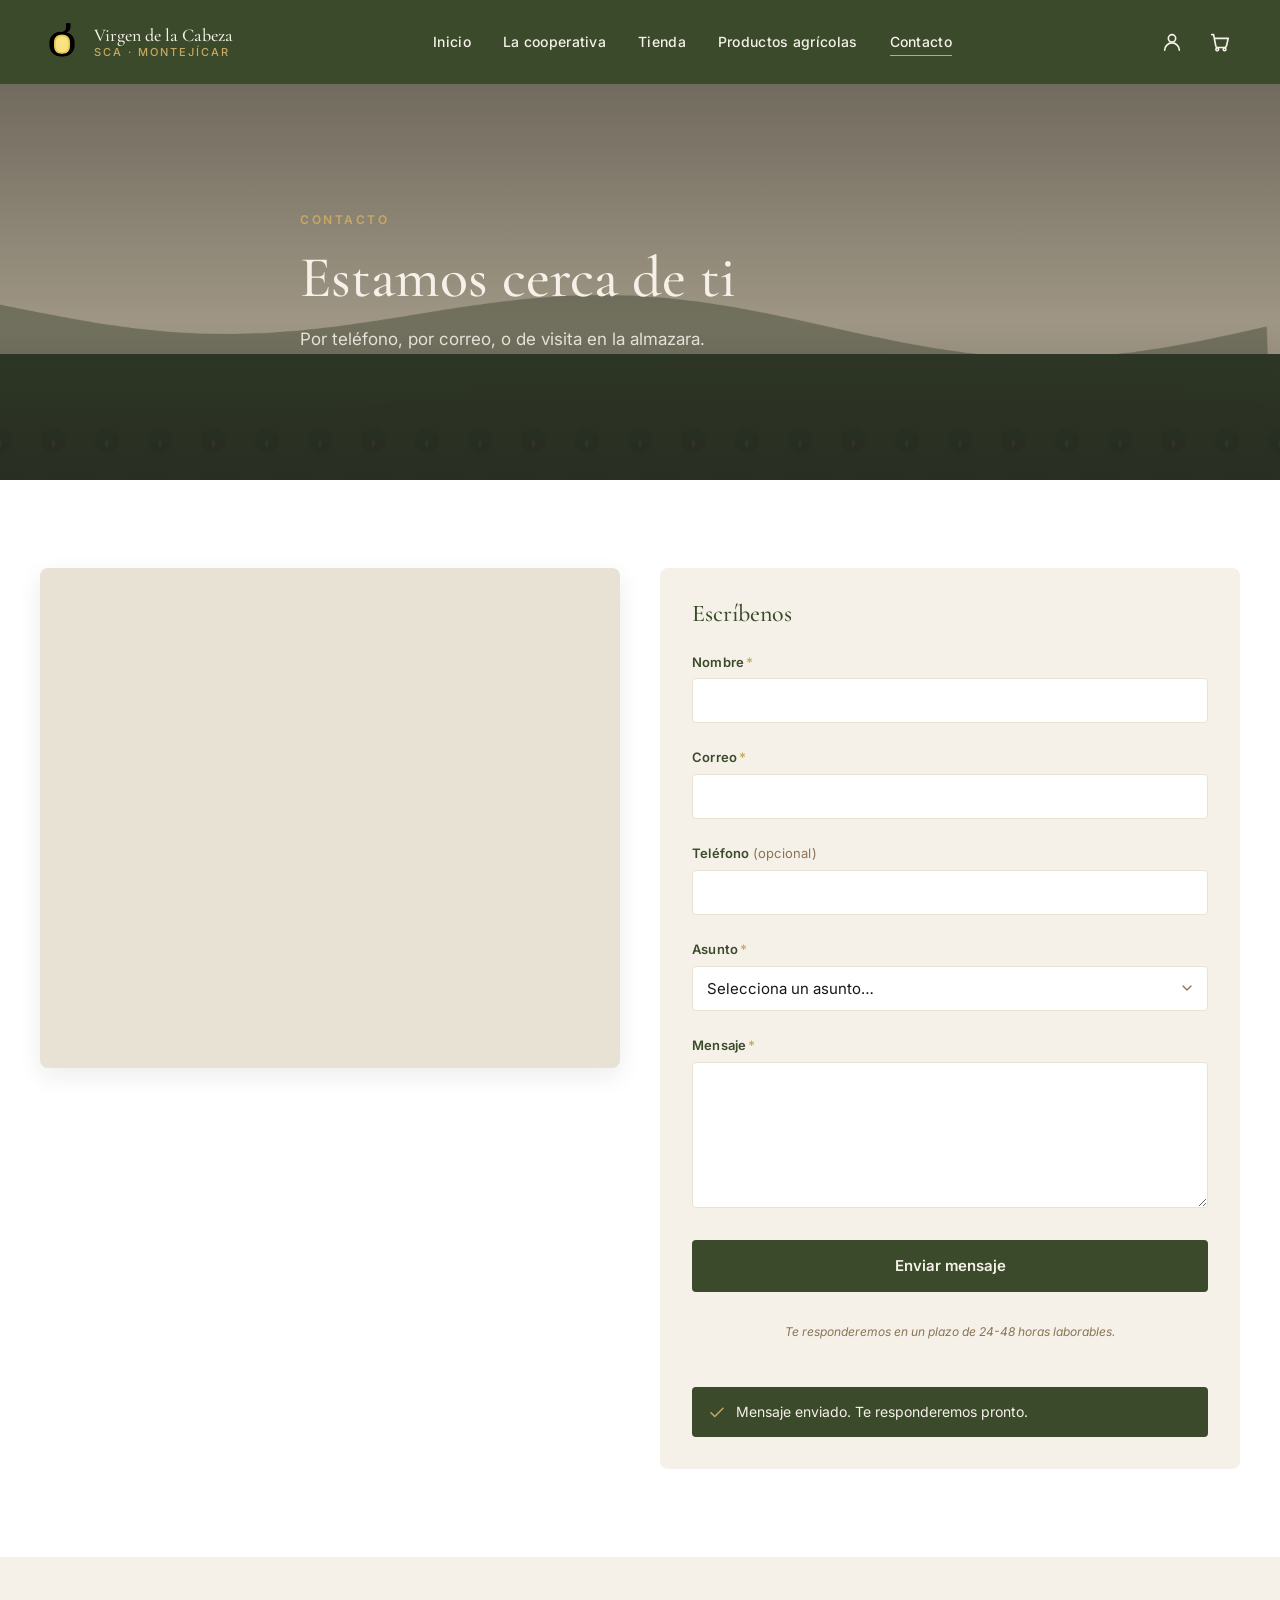
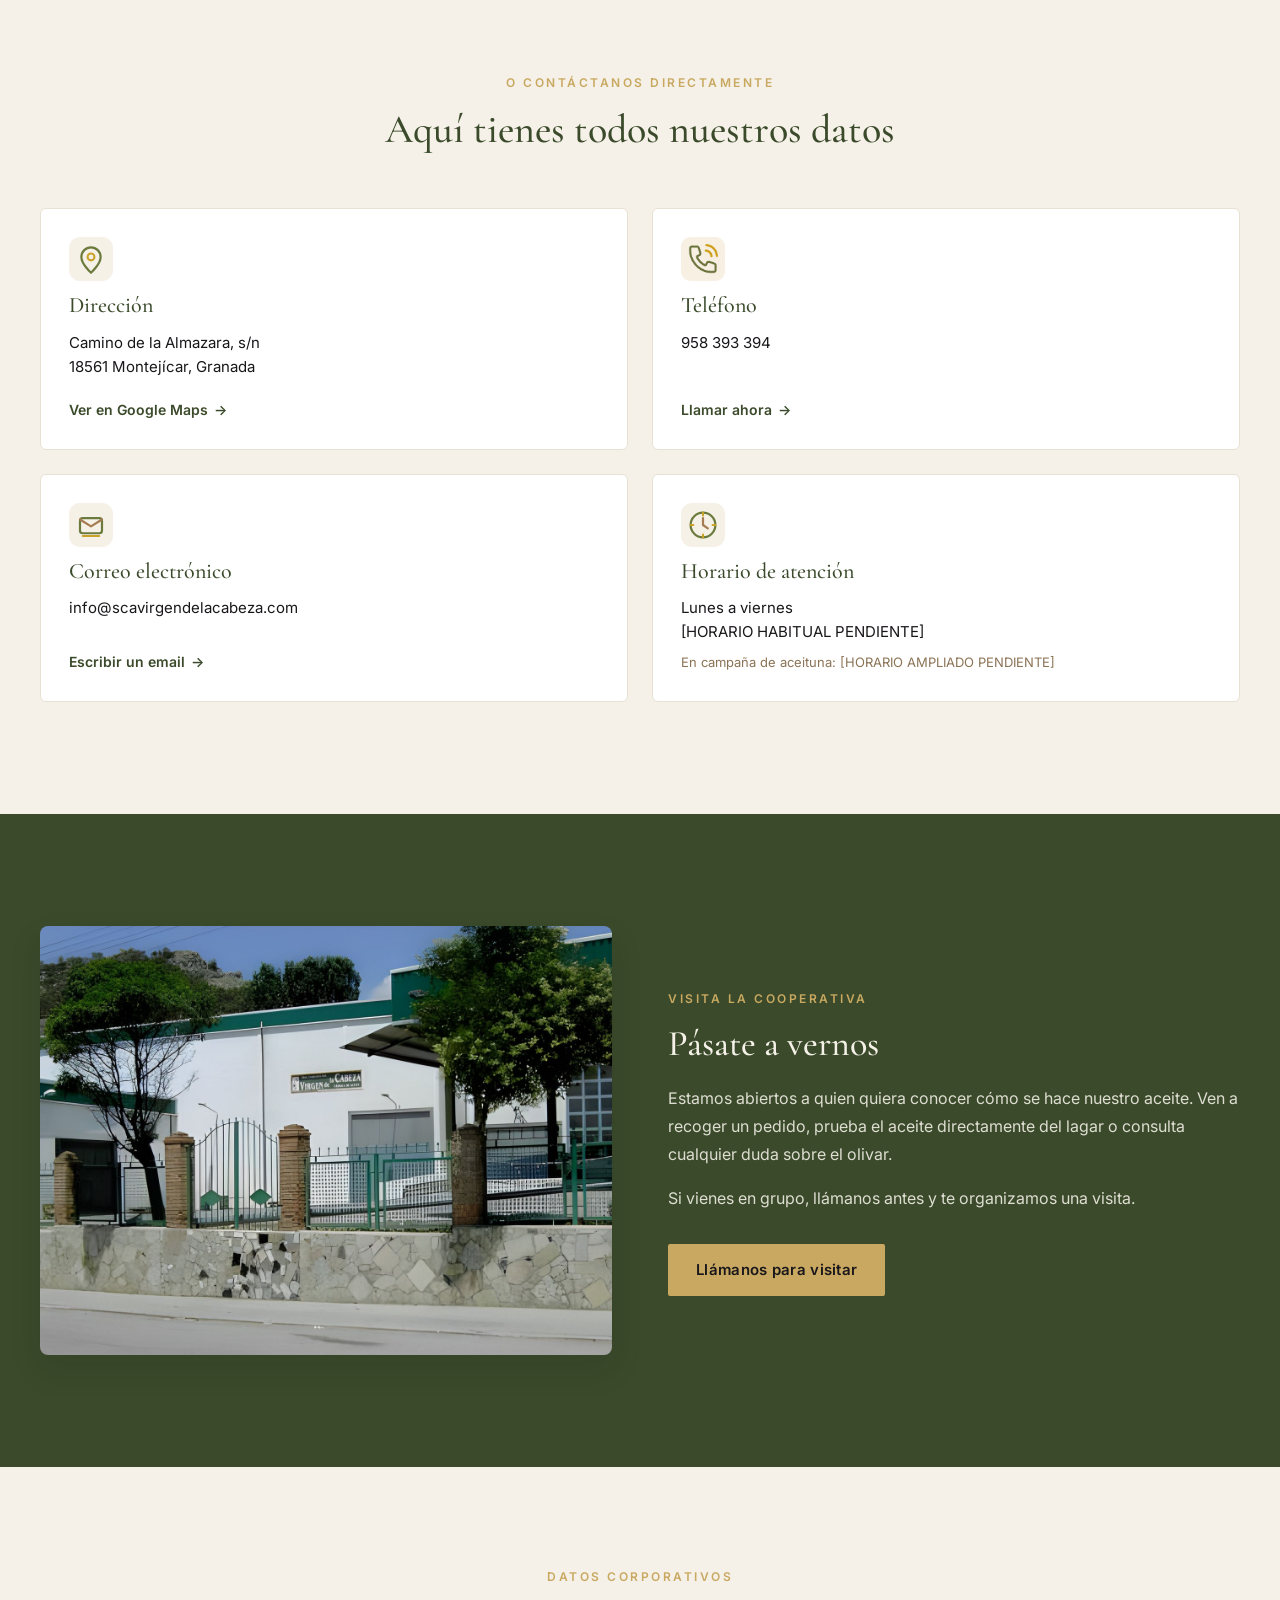
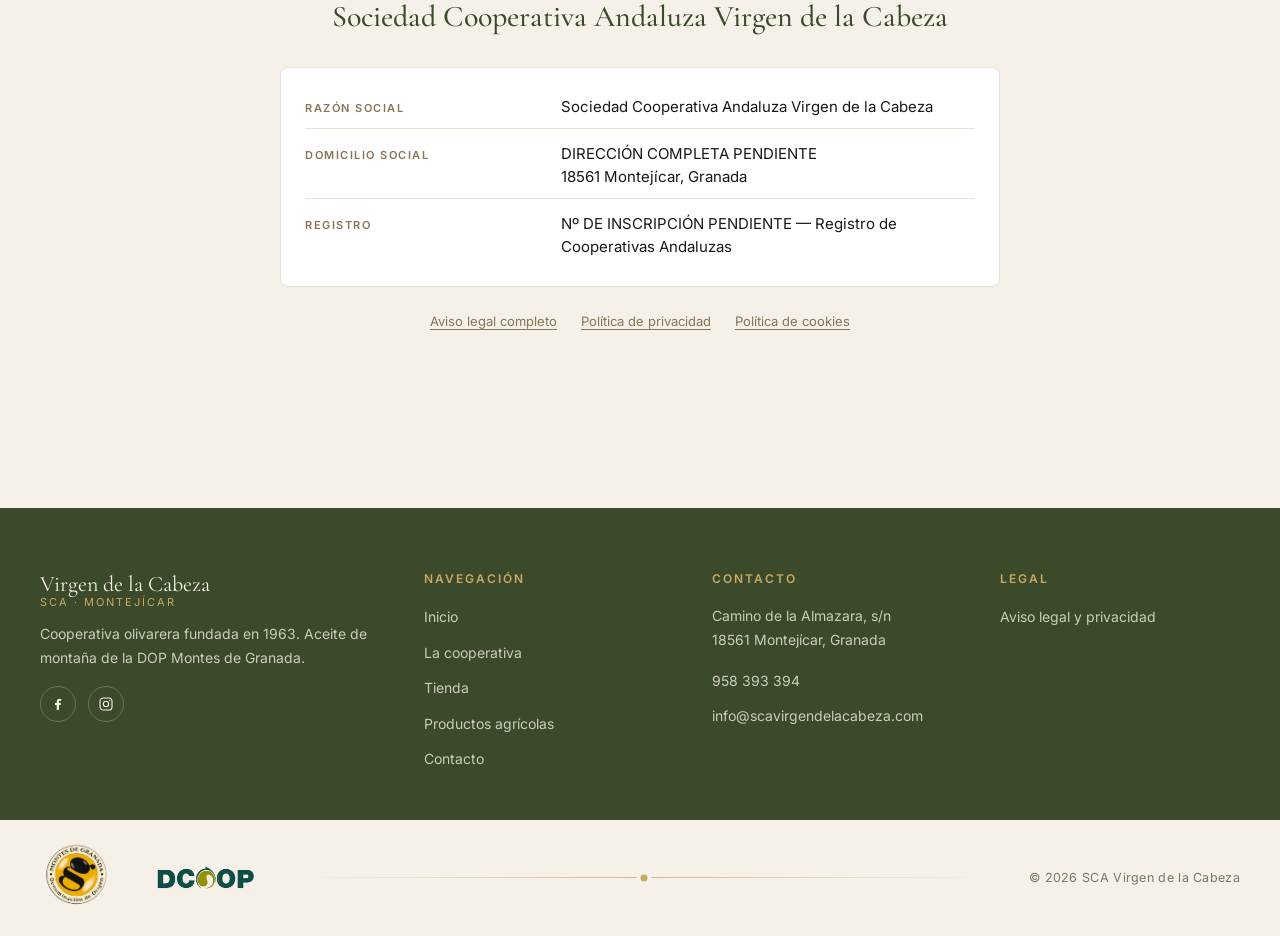
<file: contacto.html>
<!DOCTYPE html>
<html lang="es">
<head>
  <meta charset="UTF-8" />
  <meta name="viewport" content="width=device-width, initial-scale=1.0" />
  <title>Contacto · SCA Virgen de la Cabeza</title>
  <meta name="description" content="Contacto con la cooperativa SCA Virgen de la Cabeza en Montejícar, Granada: teléfono, correo, dirección, horario y formulario." />

  <link rel="preconnect" href="https://fonts.googleapis.com" />
  <link rel="preconnect" href="https://fonts.gstatic.com" crossorigin />
  <link href="https://fonts.googleapis.com/css2?family=Cormorant+Garamond:wght@400;500;600&family=Inter:wght@400;500;600;700&display=swap" rel="stylesheet" />

  <link rel="stylesheet" href="styles/global.css" />
  <link rel="stylesheet" href="styles/componentes.css" />
  <link rel="stylesheet" href="styles/paginas.css" />
</head>

<body>

  <!-- ============================================================
       HEADER GLOBAL
       ============================================================ -->
  <header class="encabezado" role="banner">
    <div class="contenedor encabezado__inner">
      <a href="index.html" class="encabezado__logo" aria-label="SCA Virgen de la Cabeza — Inicio">
        <img src="assets/images/icons/LogoSCA.png" alt="" class="encabezado__logo-icono" aria-hidden="true" />
        <span>
          <span class="encabezado__logo-marca">Virgen de la Cabeza</span>
          <span class="encabezado__logo-sub">SCA · Montejícar</span>
        </span>
      </a>

      <nav class="encabezado__nav" aria-label="Navegación principal">
        <ul class="encabezado__nav-lista">
          <li><a class="encabezado__nav-link" href="index.html">Inicio</a></li>
          <li><a class="encabezado__nav-link" href="la-cooperativa.html">La cooperativa</a></li>
          <li><a class="encabezado__nav-link" href="tienda.html">Tienda</a></li>
          <li><a class="encabezado__nav-link" href="productos-agricolas.html">Productos agrícolas</a></li>
          <li><a class="encabezado__nav-link" href="contacto.html" aria-current="page">Contacto</a></li>
        </ul>
      </nav>

      <div class="encabezado__acciones">
        <div class="encabezado__acceso">
          <button id="abrir-acceso" class="encabezado__acceso-boton" type="button"
                  aria-controls="acceso-panel" aria-expanded="false" aria-label="Acceso socios">
            <svg viewBox="0 0 24 24" fill="none" stroke="currentColor" stroke-width="1.8" stroke-linecap="round" stroke-linejoin="round" aria-hidden="true">
              <circle cx="12" cy="8" r="4"/>
              <path d="M4 21c0-4.4 3.6-8 8-8s8 3.6 8 8"/>
            </svg>
          </button>

          <div id="acceso-panel" class="acceso-panel" role="dialog" aria-modal="false" aria-labelledby="acceso-titulo" aria-hidden="true">
            <h2 id="acceso-titulo" class="acceso-panel__titulo">Acceso socios</h2>
            <p class="acceso-panel__subtitulo">Entra en tu área privada</p>

            <form class="acceso-form" novalidate>
              <div class="acceso-form__campo">
                <label class="acceso-form__etiqueta" for="acceso-usuario">Nº de socio o email</label>
                <input class="acceso-form__input" type="text" id="acceso-usuario" name="usuario"
                       autocomplete="username"/>
              </div>
              <div class="acceso-form__campo">
                <label class="acceso-form__etiqueta" for="acceso-clave">Contraseña</label>
                <input class="acceso-form__input" type="password" id="acceso-clave" name="contrasena"
                       autocomplete="current-password" placeholder="••••••••" />
              </div>
              <button class="boton boton--primario acceso-form__boton" type="submit">Iniciar sesión</button>
              <a class="acceso-form__olvido" href="#">¿Has olvidado tu contraseña?</a>
            </form>

            <p class="acceso-panel__pie"><strong>Virgen de la Cabeza</strong> · Socios</p>
          </div>
        </div>

        <a href="carrito.html" class="encabezado__carrito" aria-label="Ver carrito">
          <svg class="encabezado__carrito-icono" viewBox="0 0 24 24" fill="none" stroke="currentColor" stroke-width="1.8" stroke-linecap="round" stroke-linejoin="round" aria-hidden="true">
            <path d="M3 4h2l2.4 12.2a2 2 0 0 0 2 1.8h7.6a2 2 0 0 0 2-1.6L21 8H6" />
            <circle cx="9" cy="20" r="1.5" />
            <circle cx="17" cy="20" r="1.5" />
          </svg>
          <span class="encabezado__carrito-contador" data-contador-carrito data-cantidad="0">0</span>
        </a>

        <button id="abrir-menu-movil" class="encabezado__hamburguesa" type="button" aria-controls="menu-movil" aria-expanded="false" aria-label="Abrir menú">
          <span></span>
          <span></span>
          <span></span>
        </button>
      </div>
    </div>

    <div id="menu-movil" class="menu-movil" aria-hidden="true">
      <nav aria-label="Navegación móvil">
        <ul class="menu-movil__lista">
          <li><a class="menu-movil__link" href="index.html">Inicio</a></li>
          <li><a class="menu-movil__link" href="la-cooperativa.html">La cooperativa</a></li>
          <li><a class="menu-movil__link" href="tienda.html">Tienda</a></li>
          <li><a class="menu-movil__link" href="productos-agricolas.html">Productos agrícolas</a></li>
          <li><a class="menu-movil__link" href="contacto.html">Contacto</a></li>
        </ul>
      </nav>
    </div>
  </header>

  <main id="contenido">

    <!-- ============================================================
         1. HERO CORTO
         ============================================================ -->
    <section class="tienda-hero" aria-labelledby="contacto-titulo">
      <img class="tienda-hero__media"
           src="assets/images/hero/hero-fallback.jpg"
           alt=""
           aria-hidden="true" />
      <div class="tienda-hero__velo" aria-hidden="true"></div>

      <div class="contenedor tienda-hero__contenido">
        <span class="eyebrow tienda-hero__eyebrow">Contacto</span>
        <h1 id="contacto-titulo" class="tienda-hero__titulo">Estamos cerca de ti</h1>
        <p class="tienda-hero__subtitulo">Por teléfono, por correo, o de visita en la almazara.</p>
      </div>
    </section>

    <!-- ============================================================
         2. MAPA + FORMULARIO
         ============================================================ -->
    <section class="contacto-bloque al-aparecer" aria-label="Mapa y formulario de contacto">
      <div class="contenedor contacto-bloque__grid">

        <!-- Mapa: URL provisional centrada en Montejícar.
             Sustituir por la URL exacta cuando el equipo la confirme. -->
        <div class="mapa">
          <iframe
            title="Ubicación de la cooperativa Virgen de la Cabeza en Montejícar, Granada"
            src="https://www.google.com/maps/embed?pb=!1m14!1m8!1m3!1d3162.250645172952!2d-3.5049586!3d37.5727152!3m2!1i1024!2i768!4f13.1!3m3!1m2!1s0xd6e14a6e86bfcfd%3A0xefecc26225c5a0d7!2sVirgen%20de%20la%20Cabeza%2C%20Sdad.%20Coop.%20And.!5e0!3m2!1ses!2ses!4v1779090379311!5m2!1ses!2ses" width="600" height="450" style="border:0;" allowfullscreen="" loading="lazy" referrerpolicy="no-referrer-when-downgrade"
            loading="lazy"
            referrerpolicy="no-referrer-when-downgrade"
            allowfullscreen=""></iframe>
        </div>

        <!-- Formulario -->
        <form id="formulario-contacto" class="formulario" aria-labelledby="formulario-titulo">
          <h2 id="formulario-titulo" class="formulario__titulo">Escríbenos</h2>

          <div class="formulario__campos">

            <div class="campo">
              <label class="campo__etiqueta" for="campo-nombre">Nombre<span class="campo__obligatorio" aria-hidden="true">*</span></label>
              <input class="campo__input" type="text" id="campo-nombre" name="nombre" required autocomplete="name" />
              <span class="campo__error-mensaje" role="alert"></span>
            </div>

            <div class="campo">
              <label class="campo__etiqueta" for="campo-correo">Correo<span class="campo__obligatorio" aria-hidden="true">*</span></label>
              <input class="campo__input" type="email" id="campo-correo" name="correo" required autocomplete="email" />
              <span class="campo__error-mensaje" role="alert"></span>
            </div>

            <div class="campo">
              <label class="campo__etiqueta" for="campo-telefono">Teléfono <span style="color:var(--color-tierra); font-weight:400;">(opcional)</span></label>
              <input class="campo__input" type="tel" id="campo-telefono" name="telefono" autocomplete="tel" />
              <span class="campo__error-mensaje" role="alert"></span>
            </div>

            <div class="campo">
              <label class="campo__etiqueta" for="campo-asunto">Asunto<span class="campo__obligatorio" aria-hidden="true">*</span></label>
              <select class="campo__select" id="campo-asunto" name="asunto" required>
                <option value="">Selecciona un asunto…</option>
                <option value="general">Información general</option>
                <option value="pedido">Pedido</option>
                <option value="agricolas">Productos agrícolas</option>
                <option value="visita">Visitar la cooperativa</option>
                <option value="otro">Otro</option>
              </select>
              <span class="campo__error-mensaje" role="alert"></span>
            </div>

            <div class="campo">
              <label class="campo__etiqueta" for="campo-mensaje">Mensaje<span class="campo__obligatorio" aria-hidden="true">*</span></label>
              <textarea class="campo__textarea" id="campo-mensaje" name="mensaje" required minlength="10" rows="5"></textarea>
              <span class="campo__error-mensaje" role="alert"></span>
            </div>

            <button id="formulario-enviar" class="formulario__enviar" type="submit">Enviar mensaje</button>
            <p class="formulario__nota">Te responderemos en un plazo de 24-48 horas laborables.</p>

            <div id="formulario-exito" class="formulario__exito" role="status" aria-live="polite" tabindex="-1" hidden>
              <svg viewBox="0 0 24 24" fill="none" stroke="currentColor" stroke-width="2" stroke-linecap="round" stroke-linejoin="round" aria-hidden="true">
                <path d="M20 7 9 18l-5-5"/>
              </svg>
              <span>Mensaje enviado. Te responderemos pronto.</span>
            </div>

          </div>
        </form>

      </div>
    </section>

    <!-- ============================================================
         3. INFORMACIÓN DE CONTACTO DIRECTO
         ============================================================ -->
    <section class="contacto-info al-aparecer" aria-labelledby="contacto-info-titulo">
      <div class="contenedor">
        <div class="encabezado-bloque">
          <span class="eyebrow">O contáctanos directamente</span>
          <h2 id="contacto-info-titulo" class="titulo-bloque">Aquí tienes todos nuestros datos</h2>
        </div>

        <div class="contacto-info__grid">

          <article class="tarjeta-contacto al-aparecer-hijo">
            <img class="tarjeta-contacto__icono" src="assets/images/icons/pin.svg" alt="" aria-hidden="true" />
            <h3 class="tarjeta-contacto__titulo">Dirección</h3>
            <p class="tarjeta-contacto__contenido">
              Camino de la Almazara, s/n<br />
              18561 Montejícar, Granada
            </p>
            <a class="tarjeta-contacto__enlace" href="https://maps.app.goo.gl/vEcp6jfTcckGGArx8" target="_blank" rel="noopener noreferrer">
              Ver en Google Maps <span class="flecha" aria-hidden="true">→</span>
            </a>
          </article>

          <article class="tarjeta-contacto al-aparecer-hijo">
            <img class="tarjeta-contacto__icono" src="assets/images/icons/phone.png" alt="" aria-hidden="true" />
            <h3 class="tarjeta-contacto__titulo">Teléfono</h3>
            <p class="tarjeta-contacto__contenido">958 393 394</p>
            <a class="tarjeta-contacto__enlace" href="tel:+34958393394">
              Llamar ahora <span class="flecha" aria-hidden="true">→</span>
            </a>
          </article>

          <article class="tarjeta-contacto al-aparecer-hijo">
            <img class="tarjeta-contacto__icono" src="assets/images/icons/mail.svg" alt="" aria-hidden="true" />
            <h3 class="tarjeta-contacto__titulo">Correo electrónico</h3>
            <p class="tarjeta-contacto__contenido">info@scavirgendelacabeza.com</p>
            <a class="tarjeta-contacto__enlace" href="mailto:info@scavirgendelacabeza.com">
              Escribir un email <span class="flecha" aria-hidden="true">→</span>
            </a>
          </article>

          <article class="tarjeta-contacto al-aparecer-hijo">
            <img class="tarjeta-contacto__icono" src="assets/images/icons/clock.svg" alt="" aria-hidden="true" />
            <h3 class="tarjeta-contacto__titulo">Horario de atención</h3>
            <p class="tarjeta-contacto__contenido">
              Lunes a viernes<br />
              [HORARIO HABITUAL PENDIENTE]
              <em>En campaña de aceituna: [HORARIO AMPLIADO PENDIENTE]</em>
            </p>
          </article>

        </div>
      </div>
    </section>

    <!-- ============================================================
         4. VISITA LA COOPERATIVA
         ============================================================ -->
    <section class="visita al-aparecer" aria-labelledby="visita-titulo">
      <div class="contenedor visita__grid">

        <div class="visita__imagen-wrapper">
          <img class="visita__imagen"
               src="assets/images/about/fotoDeLugar.jpg"
               alt="Entrada exterior de la almazara de la cooperativa Virgen de la Cabeza"
               loading="lazy" />
        </div>

        <div class="visita__texto-wrapper">
          <span class="eyebrow">Visita la cooperativa</span>
          <h2 id="visita-titulo" class="visita__titulo">Pásate a vernos</h2>
          <p class="visita__texto">Estamos abiertos a quien quiera conocer cómo se hace nuestro aceite. Ven a recoger un pedido, prueba el aceite directamente del lagar o consulta cualquier duda sobre el olivar.</p>
          <p class="visita__texto">Si vienes en grupo, llámanos antes y te organizamos una visita.</p>
          <a href="tel:+34958393394" class="boton boton--primario visita__cta">Llámanos para visitar</a>
        </div>

      </div>
    </section>

    <!-- ============================================================
         5. AVISO LEGAL Y DATOS CORPORATIVOS
         ============================================================ -->
    <section class="datos-corp al-aparecer" aria-labelledby="datos-corp-titulo">
      <div class="contenedor datos-corp__inner">
        <span class="eyebrow">Datos corporativos</span>
        <h2 id="datos-corp-titulo" class="datos-corp__titulo">Sociedad Cooperativa Andaluza Virgen de la Cabeza</h2>

        <dl class="datos-corp__lista">
          <div class="datos-corp__fila">
            <dt class="datos-corp__etiqueta">Razón social</dt>
            <dd class="datos-corp__valor">Sociedad Cooperativa Andaluza Virgen de la Cabeza</dd>
          </div>
          <div class="datos-corp__fila">
            <dt class="datos-corp__etiqueta">Domicilio social</dt>
            <dd class="datos-corp__valor">DIRECCIÓN COMPLETA PENDIENTE<br />18561 Montejícar, Granada</dd>
          </div>
          <div class="datos-corp__fila">
            <dt class="datos-corp__etiqueta">Registro</dt>
            <dd class="datos-corp__valor">Nº DE INSCRIPCIÓN PENDIENTE — Registro de Cooperativas Andaluzas</dd>
          </div>
        </dl>

        <div class="datos-corp__enlaces">
          <a href="aviso-legal.html">Aviso legal completo</a>
          <a href="privacidad.html">Política de privacidad</a>
          <a href="cookies.html">Política de cookies</a>
        </div>
      </div>
    </section>

  </main>

  <!-- ============================================================
       FOOTER GLOBAL
       ============================================================ -->
  <footer class="pie" role="contentinfo">
    <div class="contenedor">
      <div class="pie__grid">
        <!-- Columna 1: marca + redes -->
        <div class="pie__columna">
          <div class="pie__marca">
            Virgen de la Cabeza
            <span class="pie__marca-sub">SCA · Montejícar</span>
          </div>
          <p class="pie__texto">Cooperativa olivarera fundada en 1963. Aceite de montaña de la DOP Montes de Granada.</p>
          <div class="pie__redes">
            <a class="pie__red" href="https://www.facebook.com/scavirgendelacabeza/?locale=es_ES" target="_blank" rel="noopener noreferrer" aria-label="Facebook">
              <svg width="16" height="16" viewBox="0 0 24 24" fill="currentColor" aria-hidden="true"><path d="M13.5 21v-7.5h2.5l.4-3H13.5V8.7c0-.9.3-1.5 1.6-1.5h1.7V4.4A24 24 0 0 0 14.3 4c-2.5 0-4.2 1.5-4.2 4.3v2.2H7.5v3h2.6V21h3.4Z"/></svg>
            </a>
            <a class="pie__red" href="https://www.instagram.com/scavirgendelacabeza" target="_blank" rel="noopener noreferrer" aria-label="Instagram">
              <svg width="16" height="16" viewBox="0 0 24 24" fill="none" stroke="currentColor" stroke-width="1.6" aria-hidden="true">
                <rect x="3" y="3" width="18" height="18" rx="5"/>
                <circle cx="12" cy="12" r="4"/>
                <circle cx="17.5" cy="6.5" r="1" fill="currentColor" stroke="none"/>
              </svg>
            </a>
          </div>
        </div>

        <!-- Columna 2: navegación -->
        <div class="pie__columna">
          <h3>Navegación</h3>
          <ul class="pie__lista">
            <li><a href="index.html">Inicio</a></li>
            <li><a href="la-cooperativa.html">La cooperativa</a></li>
            <li><a href="tienda.html">Tienda</a></li>
            <li><a href="productos-agricolas.html">Productos agrícolas</a></li>
            <li><a href="contacto.html">Contacto</a></li>
          </ul>
        </div>

        <!-- Columna 3: contacto -->
        <div class="pie__columna">
          <h3>Contacto</h3>
          <p class="pie__texto">
            Camino de la Almazara, s/n<br />
            18561 Montejícar, Granada
          </p>
          <ul class="pie__lista">
            <li><a href="tel:+34958393394">958 393 394</a></li>
            <li><a href="mailto:info@scavirgendelacabeza.com">info@scavirgendelacabeza.com</a></li>
          </ul>
        </div>

        <!-- Columna 4: legales -->
        <div class="pie__columna">
          <h3>Legal</h3>
          <ul class="pie__lista">
            <li><a href="aviso-legal.html">Aviso legal y privacidad</a></li>
          </ul>
        </div>
      </div>
    </div>

    <!-- Franja inferior a ancho completo -->
    <div class="pie__franja">
      <div class="pie__franja-inner">
        <div class="pie__sellos">
          <img src="assets/images/certifications/montes-de-granada.png" alt="DOP Montes de Granada" />
          <img src="assets/images/certifications/dcoop.png" alt="DCOOP" />
        </div>
        <span class="pie__franja-sep" aria-hidden="true"></span>
        <p class="pie__copyright">© <span id="anyo-actual">2026</span> SCA Virgen de la Cabeza</p>
      </div>
    </div>
  </footer>

  <button id="subir-arriba" class="subir-arriba" type="button" aria-label="Volver arriba">
    <svg viewBox="0 0 24 24" fill="none" stroke="currentColor" stroke-width="2" stroke-linecap="round" stroke-linejoin="round" aria-hidden="true">
      <polyline points="6 15 12 9 18 15" />
    </svg>
  </button>

  <script>
    document.getElementById('anyo-actual').textContent = new Date().getFullYear();
  </script>
  <script src="scripts/main.js" defer></script>
  <script src="scripts/contacto.js" defer></script>
</body>
</html>
</file>
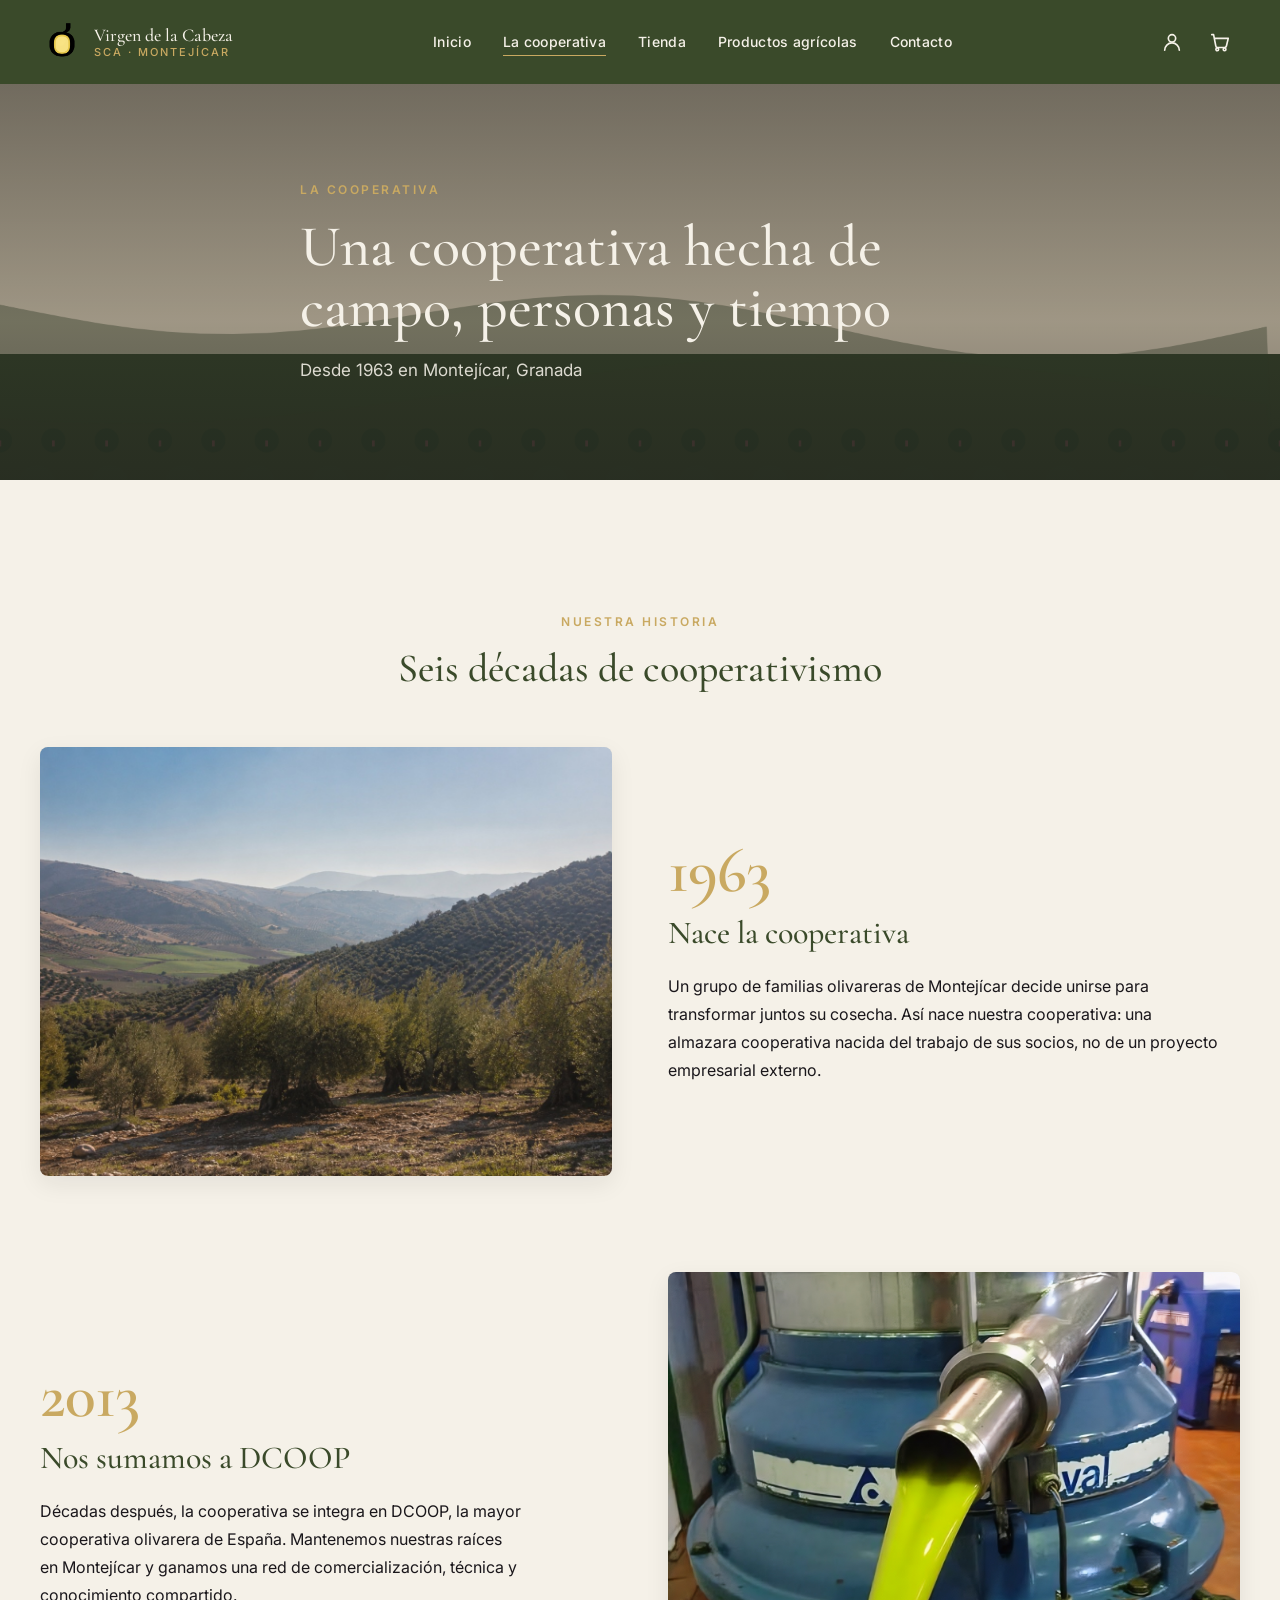
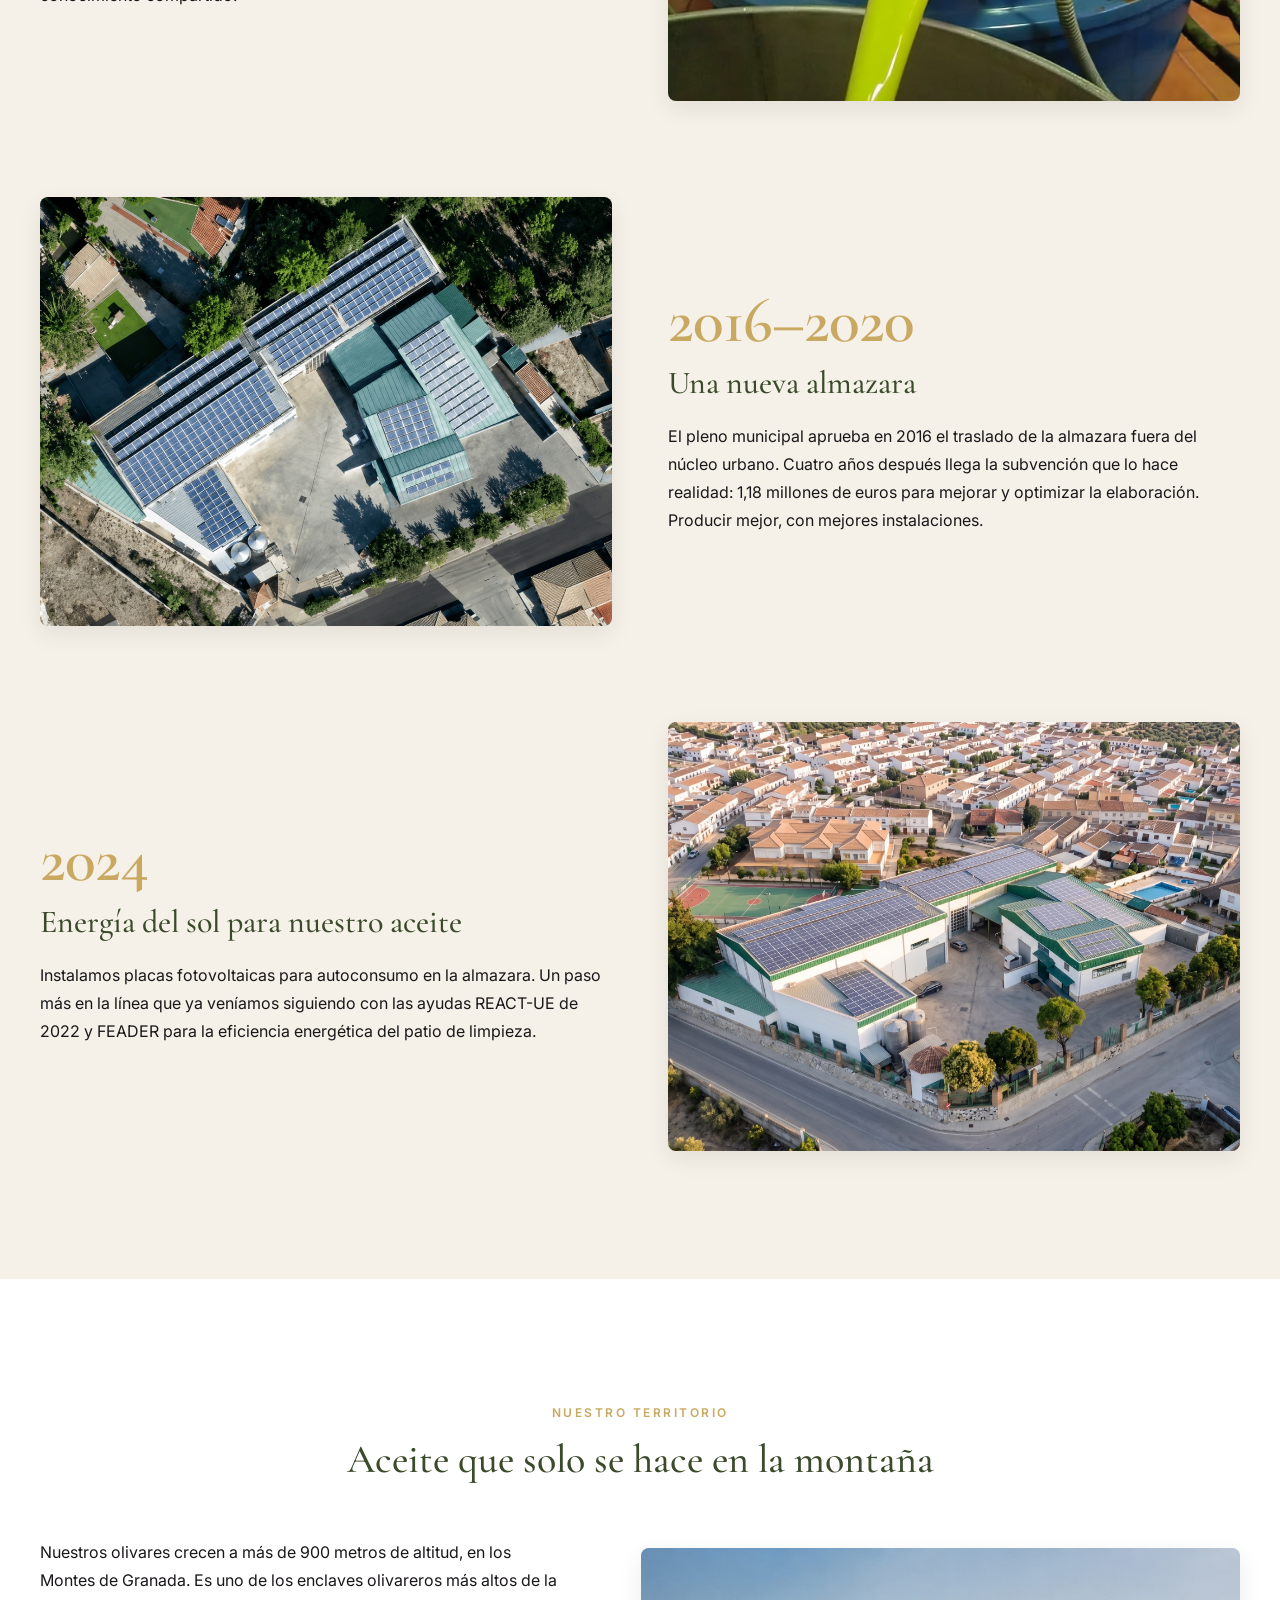
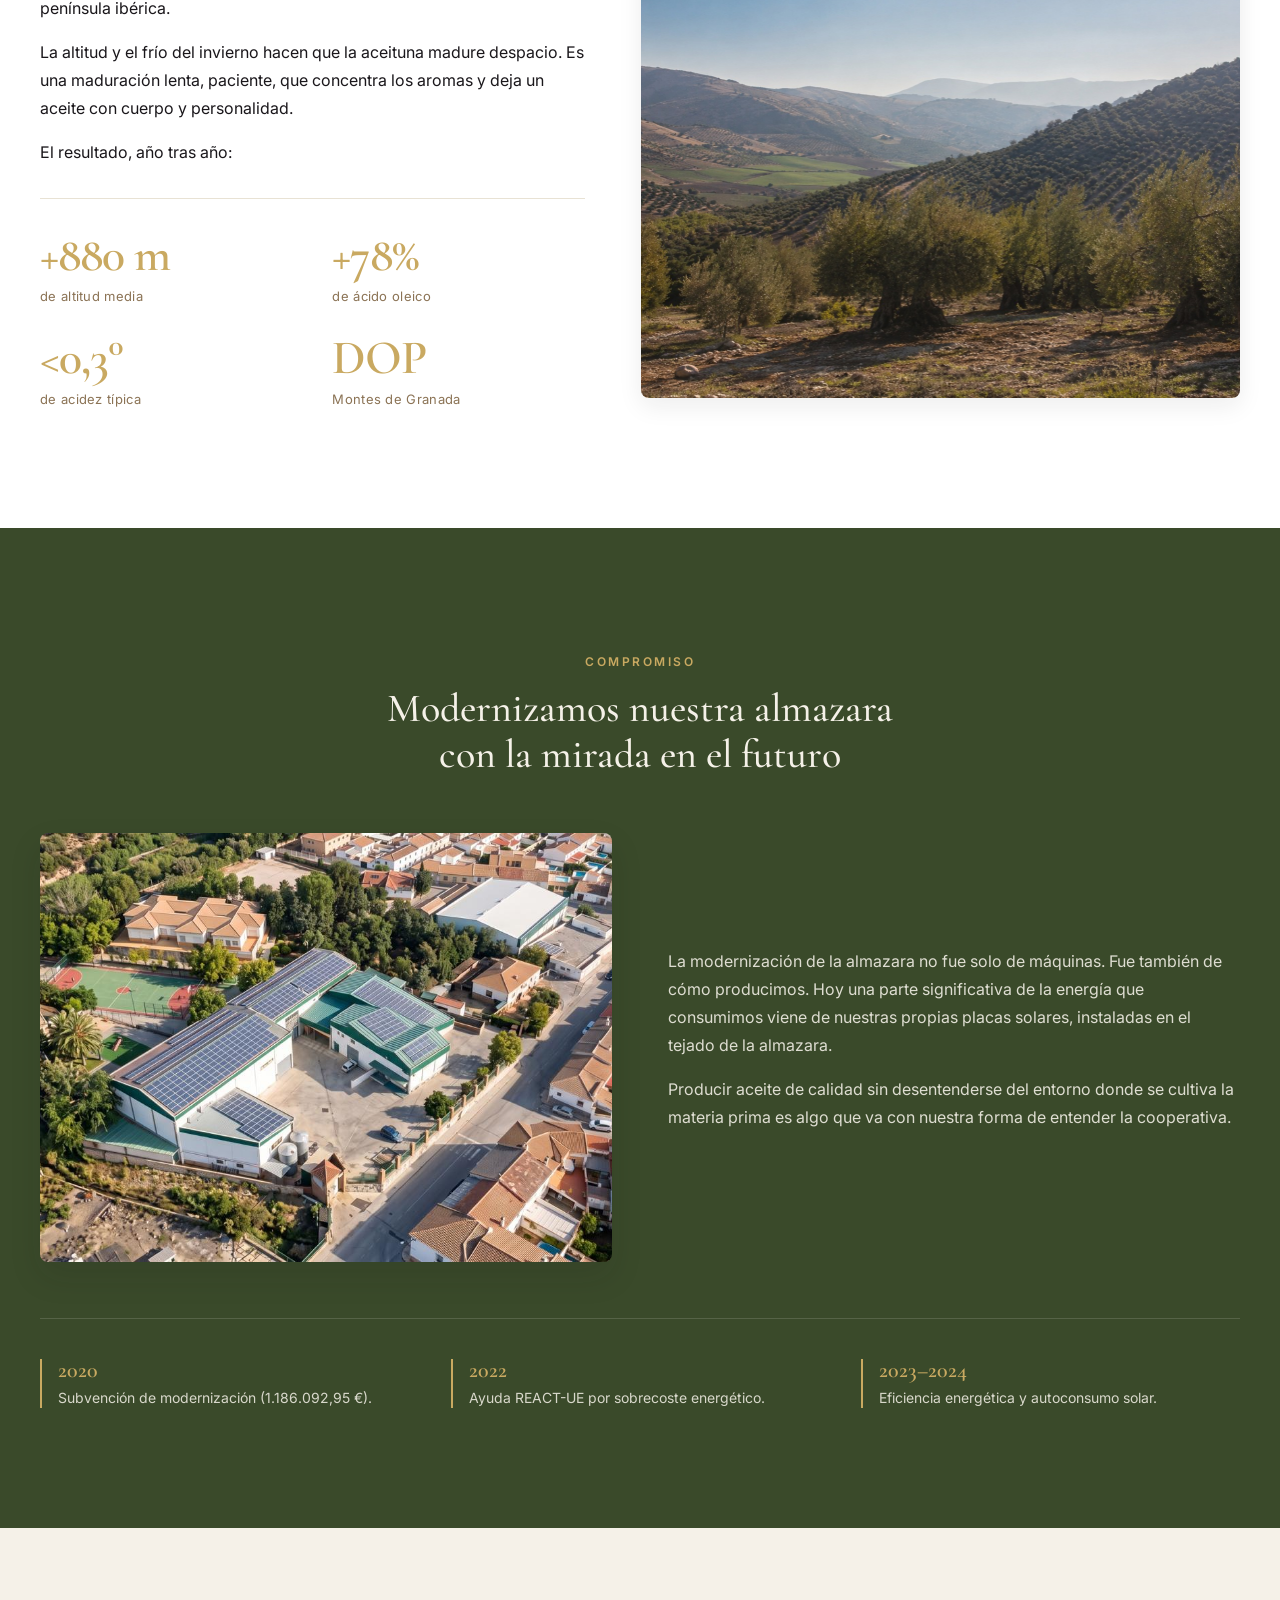
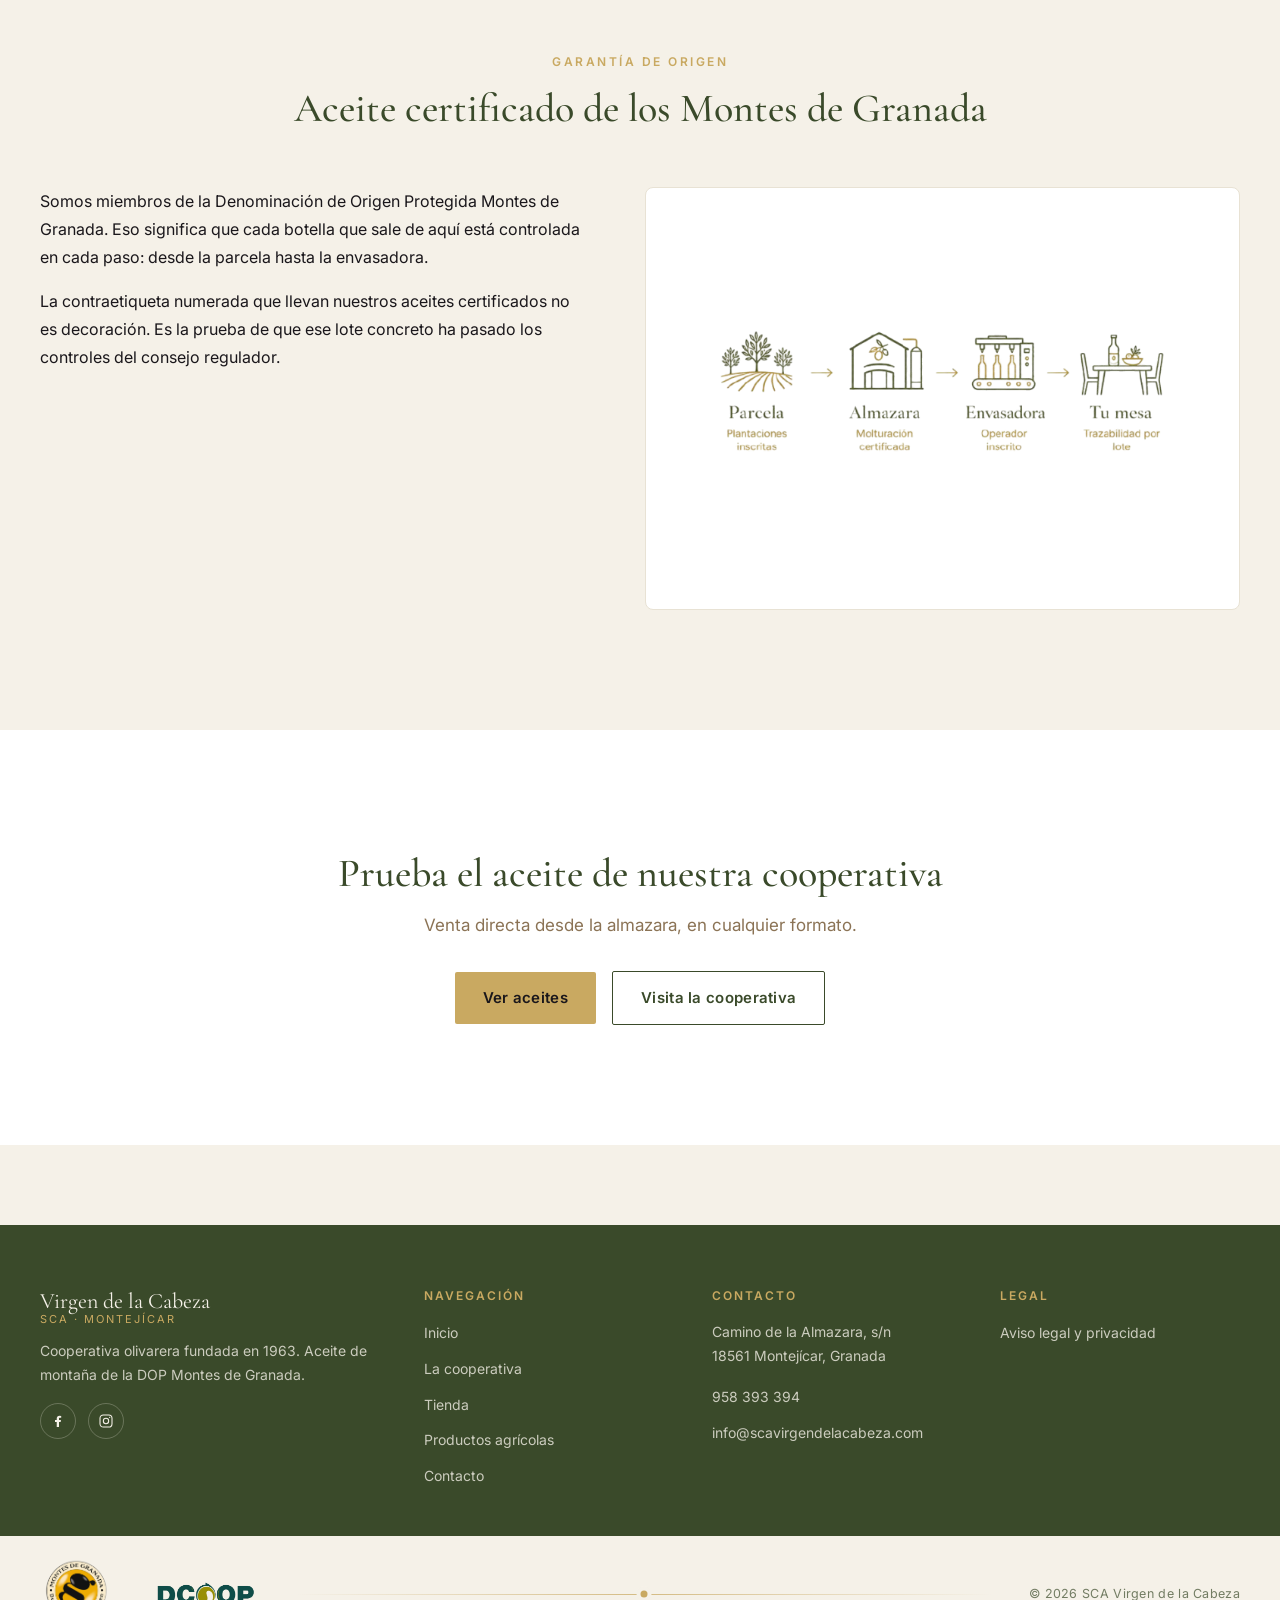
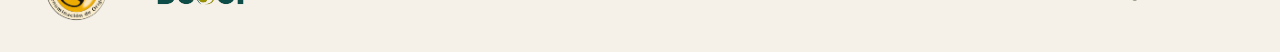
<file: la-cooperativa.html>
<!DOCTYPE html>
<html lang="es">
<head>
  <meta charset="UTF-8" />
  <meta name="viewport" content="width=device-width, initial-scale=1.0" />
  <title>La cooperativa · SCA Virgen de la Cabeza</title>
  <meta name="description" content="Cooperativa olivarera fundada en 1963 en Montejícar (Granada). Historia, territorio, modernización y certificación DOP Montes de Granada." />

  <link rel="preconnect" href="https://fonts.googleapis.com" />
  <link rel="preconnect" href="https://fonts.gstatic.com" crossorigin />
  <link href="https://fonts.googleapis.com/css2?family=Cormorant+Garamond:wght@400;500;600&family=Inter:wght@400;500;600;700&display=swap" rel="stylesheet" />

  <link rel="stylesheet" href="styles/global.css" />
  <link rel="stylesheet" href="styles/componentes.css" />
  <link rel="stylesheet" href="styles/paginas.css" />
</head>

<body>

  <!-- ============================================================
       HEADER GLOBAL
       ============================================================ -->
  <header class="encabezado" role="banner">
    <div class="contenedor encabezado__inner">
      <a href="index.html" class="encabezado__logo" aria-label="SCA Virgen de la Cabeza — Inicio">
        <img src="assets/images/icons/LogoSCA.png" alt="" class="encabezado__logo-icono" aria-hidden="true" />
        <span>
          <span class="encabezado__logo-marca">Virgen de la Cabeza</span>
          <span class="encabezado__logo-sub">SCA · Montejícar</span>
        </span>
      </a>

      <nav class="encabezado__nav" aria-label="Navegación principal">
        <ul class="encabezado__nav-lista">
          <li><a class="encabezado__nav-link" href="index.html">Inicio</a></li>
          <li><a class="encabezado__nav-link" href="la-cooperativa.html" aria-current="page">La cooperativa</a></li>
          <li><a class="encabezado__nav-link" href="tienda.html">Tienda</a></li>
          <li><a class="encabezado__nav-link" href="productos-agricolas.html">Productos agrícolas</a></li>
          <li><a class="encabezado__nav-link" href="contacto.html">Contacto</a></li>
        </ul>
      </nav>

      <div class="encabezado__acciones">
        <div class="encabezado__acceso">
          <button id="abrir-acceso" class="encabezado__acceso-boton" type="button"
                  aria-controls="acceso-panel" aria-expanded="false" aria-label="Acceso socios">
            <svg viewBox="0 0 24 24" fill="none" stroke="currentColor" stroke-width="1.8" stroke-linecap="round" stroke-linejoin="round" aria-hidden="true">
              <circle cx="12" cy="8" r="4"/>
              <path d="M4 21c0-4.4 3.6-8 8-8s8 3.6 8 8"/>
            </svg>
          </button>

          <div id="acceso-panel" class="acceso-panel" role="dialog" aria-modal="false" aria-labelledby="acceso-titulo" aria-hidden="true">
            <h2 id="acceso-titulo" class="acceso-panel__titulo">Acceso socios</h2>
            <p class="acceso-panel__subtitulo">Entra en tu área privada</p>

            <form class="acceso-form" novalidate>
              <div class="acceso-form__campo">
                <label class="acceso-form__etiqueta" for="acceso-usuario">Nº de socio o email</label>
                <input class="acceso-form__input" type="text" id="acceso-usuario" name="usuario"
                       autocomplete="username"/>
              </div>
              <div class="acceso-form__campo">
                <label class="acceso-form__etiqueta" for="acceso-clave">Contraseña</label>
                <input class="acceso-form__input" type="password" id="acceso-clave" name="contrasena"
                       autocomplete="current-password" placeholder="••••••••" />
              </div>
              <button class="boton boton--primario acceso-form__boton" type="submit">Iniciar sesión</button>
              <a class="acceso-form__olvido" href="#">¿Has olvidado tu contraseña?</a>
            </form>

            <p class="acceso-panel__pie"><strong>Virgen de la Cabeza</strong> · Socios</p>
          </div>
        </div>

        <a href="carrito.html" class="encabezado__carrito" aria-label="Ver carrito">
          <svg class="encabezado__carrito-icono" viewBox="0 0 24 24" fill="none" stroke="currentColor" stroke-width="1.8" stroke-linecap="round" stroke-linejoin="round" aria-hidden="true">
            <path d="M3 4h2l2.4 12.2a2 2 0 0 0 2 1.8h7.6a2 2 0 0 0 2-1.6L21 8H6" />
            <circle cx="9" cy="20" r="1.5" />
            <circle cx="17" cy="20" r="1.5" />
          </svg>
          <span class="encabezado__carrito-contador" data-contador-carrito data-cantidad="0">0</span>
        </a>

        <button id="abrir-menu-movil" class="encabezado__hamburguesa" type="button" aria-controls="menu-movil" aria-expanded="false" aria-label="Abrir menú">
          <span></span>
          <span></span>
          <span></span>
        </button>
      </div>
    </div>

    <div id="menu-movil" class="menu-movil" aria-hidden="true">
      <nav aria-label="Navegación móvil">
        <ul class="menu-movil__lista">
          <li><a class="menu-movil__link" href="index.html">Inicio</a></li>
          <li><a class="menu-movil__link" href="la-cooperativa.html">La cooperativa</a></li>
          <li><a class="menu-movil__link" href="tienda.html">Tienda</a></li>
          <li><a class="menu-movil__link" href="productos-agricolas.html">Productos agrícolas</a></li>
          <li><a class="menu-movil__link" href="contacto.html">Contacto</a></li>
        </ul>
      </nav>
    </div>
  </header>

  <main id="contenido">
    <!-- ============================================================
         1. HERO SECUNDARIO
         ============================================================ -->
    <section class="tienda-hero" aria-labelledby="hero-coop-titulo">
      <img class="tienda-hero__media"
           src="assets/images/hero/hero-fallback.jpg"
           alt=""
           aria-hidden="true" />
      <div class="tienda-hero__velo" aria-hidden="true"></div>

      <div class="contenedor tienda-hero__contenido">
        <span class="eyebrow tienda-hero__eyebrow">La cooperativa</span>
        <h1 id="hero-coop-titulo" class="tienda-hero__titulo">Una cooperativa hecha de campo, personas y tiempo</h1>
        <p class="tienda-hero__subtitulo">Desde 1963 en Montejícar, Granada</p>
      </div>
    </section>

    <!-- ============================================================
         2. HISTORIA NARRATIVA (zig-zag)
         ============================================================ -->
    <section class="historia al-aparecer" aria-labelledby="historia-titulo">
      <div class="contenedor">
        <div class="encabezado-bloque">
          <span class="eyebrow">Nuestra historia</span>
          <h2 id="historia-titulo" class="titulo-bloque">Seis décadas de cooperativismo</h2>
        </div>

        <div class="historia__lista">

          <article class="historia__bloque al-aparecer-hijo">
            <div class="historia__imagen-wrapper">
              <img class="historia__imagen"
                   src="assets/images/history-timeline/1963-origen.jpg"
                   alt="Olivar antiguo de Montejícar, evocación del año de fundación de la cooperativa"
                   loading="lazy" />
            </div>
            <div class="historia__texto-wrapper">
              <div class="historia__anyo">1963</div>
              <h3 class="historia__titulo">Nace la cooperativa</h3>
              <p class="historia__texto">Un grupo de familias olivareras de Montejícar decide unirse para transformar juntos su cosecha. Así nace nuestra cooperativa: una almazara cooperativa nacida del trabajo de sus socios, no de un proyecto empresarial externo.</p>
            </div>
          </article>

          <article class="historia__bloque al-aparecer-hijo">
            <div class="historia__imagen-wrapper">
              <img class="historia__imagen"
                   src="assets/images/history-timeline/aceiteTanque2.jpg"
                   alt="Tanques de aceite en una almazara del grupo DCOOP"
                   loading="lazy" />
            </div>
            <div class="historia__texto-wrapper">
              <div class="historia__anyo">2013</div>
              <h3 class="historia__titulo">Nos sumamos a DCOOP</h3>
              <p class="historia__texto">Décadas después, la cooperativa se integra en DCOOP, la mayor cooperativa olivarera de España. Mantenemos nuestras raíces en Montejícar y ganamos una red de comercialización, técnica y conocimiento compartido.</p>
            </div>
          </article>

          <article class="historia__bloque al-aparecer-hijo">
            <div class="historia__imagen-wrapper">
              <img class="historia__imagen"
                   src="assets/images/history-timeline/2016-traslado.jpg"
                   alt="Fachada de la almazara actual de la cooperativa, modernizada entre 2016 y 2020"
                   loading="lazy" />
            </div>
            <div class="historia__texto-wrapper">
              <div class="historia__anyo">2016&ndash;2020</div>
              <h3 class="historia__titulo">Una nueva almazara</h3>
              <p class="historia__texto">El pleno municipal aprueba en 2016 el traslado de la almazara fuera del núcleo urbano. Cuatro años después llega la subvención que lo hace realidad: 1,18 millones de euros para mejorar y optimizar la elaboración. Producir mejor, con mejores instalaciones.</p>
            </div>
          </article>

          <article class="historia__bloque al-aparecer-hijo">
            <div class="historia__imagen-wrapper">
              <img class="historia__imagen"
                   src="assets/images/history-timeline/Edificio_puro.jpg"
                   alt="Placas fotovoltaicas instaladas en el tejado de la almazara"
                   loading="lazy" />
            </div>
            <div class="historia__texto-wrapper">
              <div class="historia__anyo">2024</div>
              <h3 class="historia__titulo">Energía del sol para nuestro aceite</h3>
              <p class="historia__texto">Instalamos placas fotovoltaicas para autoconsumo en la almazara. Un paso más en la línea que ya veníamos siguiendo con las ayudas REACT-UE de 2022 y FEADER para la eficiencia energética del patio de limpieza.</p>
            </div>
          </article>

        </div>
      </div>
    </section>

    <!-- ============================================================
         3. EL OLIVAR DE MONTAÑA
         ============================================================ -->
    <section class="olivar al-aparecer" aria-labelledby="olivar-titulo">
      <div class="contenedor">
        <div class="encabezado-bloque">
          <span class="eyebrow">Nuestro territorio</span>
          <h2 id="olivar-titulo" class="titulo-bloque">Aceite que solo se hace en la montaña</h2>
        </div>

        <div class="olivar__grid">
          <div class="olivar__texto-wrapper">
            <p>Nuestros olivares crecen a más de 900 metros de altitud, en los Montes de Granada. Es uno de los enclaves olivareros más altos de la península ibérica.</p>
            <p>La altitud y el frío del invierno hacen que la aceituna madure despacio. Es una maduración lenta, paciente, que concentra los aromas y deja un aceite con cuerpo y personalidad.</p>
            <p>El resultado, año tras año:</p>

            <div class="olivar__datos">
              <div class="dato">
                <p class="dato__valor"
                   data-contador-final="900"
                   data-contador-prefijo="+"
                   data-contador-sufijo=" m">+900 m</p>
                <p class="dato__detalle">de altitud media</p>
              </div>
              <div class="dato">
                <p class="dato__valor"
                   data-contador-final="80"
                   data-contador-prefijo="+"
                   data-contador-sufijo="%">+80%</p>
                <p class="dato__detalle">de ácido oleico</p>
              </div>
              <div class="dato">
                <p class="dato__valor"
                   data-contador-final="0.3"
                   data-contador-decimales="1"
                   data-contador-prefijo="&lt;"
                   data-contador-sufijo="°">&lt;0,3°</p>
                <p class="dato__detalle">de acidez típica</p>
              </div>
              <div class="dato">
                <p class="dato__valor">DOP</p>
                <p class="dato__detalle">Montes de Granada</p>
              </div>
            </div>
          </div>

          <div class="olivar__imagen-wrapper">
            <img class="olivar__imagen"
                 src="assets/images/history-timeline/1963-origen.jpg"
                 alt="Paisaje del olivar de montaña a más de 900 metros, con la sierra al fondo"
                 loading="lazy" />
          </div>
        </div>
      </div>
    </section>

    <!-- ============================================================
         4. MODERNIZACIÓN Y MEDIO AMBIENTE
         ============================================================ -->
    <section class="modernizacion al-aparecer" aria-labelledby="modernizacion-titulo">
      <div class="contenedor">
        <div style="text-align:center; max-width:720px; margin: 0 auto 56px;">
          <span class="eyebrow">Compromiso</span>
          <h2 id="modernizacion-titulo" class="modernizacion__titulo">Modernizamos nuestra almazara con la mirada en el futuro</h2>
        </div>

        <div class="modernizacion__grid">
          <div class="modernizacion__imagen-wrapper">
            <img class="modernizacion__imagen"
                 src="assets/images/history-timeline/edificio2.jpg"
                 alt="Placas solares instaladas en el tejado de la almazara"
                 loading="lazy" />
          </div>
          <div class="modernizacion__texto">
            <p>La modernización de la almazara no fue solo de máquinas. Fue también de cómo producimos. Hoy una parte significativa de la energía que consumimos viene de nuestras propias placas solares, instaladas en el tejado de la almazara.</p>
            <p>Producir aceite de calidad sin desentenderse del entorno donde se cultiva la materia prima es algo que va con nuestra forma de entender la cooperativa.</p>
          </div>
        </div>

        <!-- Línea de validaciones públicas -->
        <div class="validaciones" role="list">
          <div class="validacion" role="listitem">
            <span class="validacion__anyo">2020</span>
            <p class="validacion__texto">Subvención de modernización (1.186.092,95&nbsp;€).</p>
          </div>
          <div class="validacion" role="listitem">
            <span class="validacion__anyo">2022</span>
            <p class="validacion__texto">Ayuda REACT-UE por sobrecoste energético.</p>
          </div>
          <div class="validacion" role="listitem">
            <span class="validacion__anyo">2023&ndash;2024</span>
            <p class="validacion__texto">Eficiencia energética y autoconsumo solar.</p>
          </div>
        </div>
      </div>
    </section>

    <!-- ============================================================
         5. DOP Y TRAZABILIDAD
         ============================================================ -->
    <section class="trazabilidad al-aparecer" aria-labelledby="trazabilidad-titulo">
      <div class="contenedor">
        <div class="encabezado-bloque">
          <span class="eyebrow">Garantía de origen</span>
          <h2 id="trazabilidad-titulo" class="titulo-bloque">Aceite certificado de los Montes de Granada</h2>
        </div>

        <div class="trazabilidad__grid">
          <div class="trazabilidad__texto">
            <p>Somos miembros de la Denominación de Origen Protegida Montes de Granada. Eso significa que cada botella
              que sale de aquí está controlada en cada paso: desde la parcela hasta la envasadora.</p>
            <p>La contraetiqueta numerada que llevan nuestros aceites certificados no es decoración. Es la prueba de que
              ese lote concreto ha pasado los controles del consejo regulador.</p>

          </div>

          <!-- Diagrama estático de trazabilidad (4 pasos) -->
          <div class="diagrama">
            <div class="contraetiqueta">
              <img src="assets/images/icons/contraetiqueta.png" alt="Contraetiqueta DOP">
            </div>
          </div>
        </div>
      </div>
    </section>

    <!-- ============================================================
         6. CTA FINAL
         ============================================================ -->
    <section class="cta-final al-aparecer" aria-labelledby="cta-final-titulo">
      <div class="contenedor">
        <h2 id="cta-final-titulo" class="cta-final__titulo">Prueba el aceite de nuestra cooperativa</h2>
        <p class="cta-final__subtitulo">Venta directa desde la almazara, en cualquier formato.</p>
        <div class="cta-final__botones">
          <a href="tienda.html" class="boton boton--primario">Ver aceites</a>
          <a href="contacto.html" class="boton boton--secundario">Visita la cooperativa</a>
        </div>
      </div>
    </section>

  </main>

  <!-- ============================================================
       FOOTER GLOBAL
       ============================================================ -->
  <footer class="pie" role="contentinfo">
    <div class="contenedor">
      <div class="pie__grid">
        <!-- Columna 1: marca + redes -->
        <div class="pie__columna">
          <div class="pie__marca">
            Virgen de la Cabeza
            <span class="pie__marca-sub">SCA · Montejícar</span>
          </div>
          <p class="pie__texto">Cooperativa olivarera fundada en 1963. Aceite de montaña de la DOP Montes de Granada.</p>
          <div class="pie__redes">
            <a class="pie__red" href="https://www.facebook.com/scavirgendelacabeza/?locale=es_ES" target="_blank" rel="noopener noreferrer" aria-label="Facebook">
              <svg width="16" height="16" viewBox="0 0 24 24" fill="currentColor" aria-hidden="true"><path d="M13.5 21v-7.5h2.5l.4-3H13.5V8.7c0-.9.3-1.5 1.6-1.5h1.7V4.4A24 24 0 0 0 14.3 4c-2.5 0-4.2 1.5-4.2 4.3v2.2H7.5v3h2.6V21h3.4Z"/></svg>
            </a>
            <a class="pie__red" href="https://www.instagram.com/scavirgendelacabeza" target="_blank" rel="noopener noreferrer" aria-label="Instagram">
              <svg width="16" height="16" viewBox="0 0 24 24" fill="none" stroke="currentColor" stroke-width="1.6" aria-hidden="true">
                <rect x="3" y="3" width="18" height="18" rx="5"/>
                <circle cx="12" cy="12" r="4"/>
                <circle cx="17.5" cy="6.5" r="1" fill="currentColor" stroke="none"/>
              </svg>
            </a>
          </div>
        </div>

        <!-- Columna 2: navegación -->
        <div class="pie__columna">
          <h3>Navegación</h3>
          <ul class="pie__lista">
            <li><a href="index.html">Inicio</a></li>
            <li><a href="la-cooperativa.html">La cooperativa</a></li>
            <li><a href="tienda.html">Tienda</a></li>
            <li><a href="productos-agricolas.html">Productos agrícolas</a></li>
            <li><a href="contacto.html">Contacto</a></li>
          </ul>
        </div>

        <!-- Columna 3: contacto -->
        <div class="pie__columna">
          <h3>Contacto</h3>
          <p class="pie__texto">
            Camino de la Almazara, s/n<br />
            18561 Montejícar, Granada
          </p>
          <ul class="pie__lista">
            <li><a href="tel:+34958393394">958 393 394</a></li>
            <li><a href="mailto:info@scavirgendelacabeza.com">info@scavirgendelacabeza.com</a></li>
          </ul>
        </div>

        <!-- Columna 4: legales -->
        <div class="pie__columna">
          <h3>Legal</h3>
          <ul class="pie__lista">
            <li><a href="aviso-legal.html">Aviso legal y privacidad</a></li>
          </ul>
        </div>
      </div>
    </div>

    <!-- Franja inferior a ancho completo -->
    <div class="pie__franja">
      <div class="pie__franja-inner">
        <div class="pie__sellos">
          <img src="assets/images/certifications/montes-de-granada.png" alt="DOP Montes de Granada" />
          <img src="assets/images/certifications/dcoop.png" alt="DCOOP" />
        </div>
        <span class="pie__franja-sep" aria-hidden="true"></span>
        <p class="pie__copyright">© <span id="anyo-actual">2026</span> SCA Virgen de la Cabeza</p>
      </div>
    </div>
  </footer>
  
  <button id="subir-arriba" class="subir-arriba" type="button" aria-label="Volver arriba">
    <svg viewBox="0 0 24 24" fill="none" stroke="currentColor" stroke-width="2" stroke-linecap="round" stroke-linejoin="round" aria-hidden="true">
      <polyline points="6 15 12 9 18 15" />
    </svg>
  </button>

  <script>
    document.getElementById('anyo-actual').textContent = new Date().getFullYear();
  </script>
  <script src="scripts/main.js" defer></script>
</body>
</html>
</file>
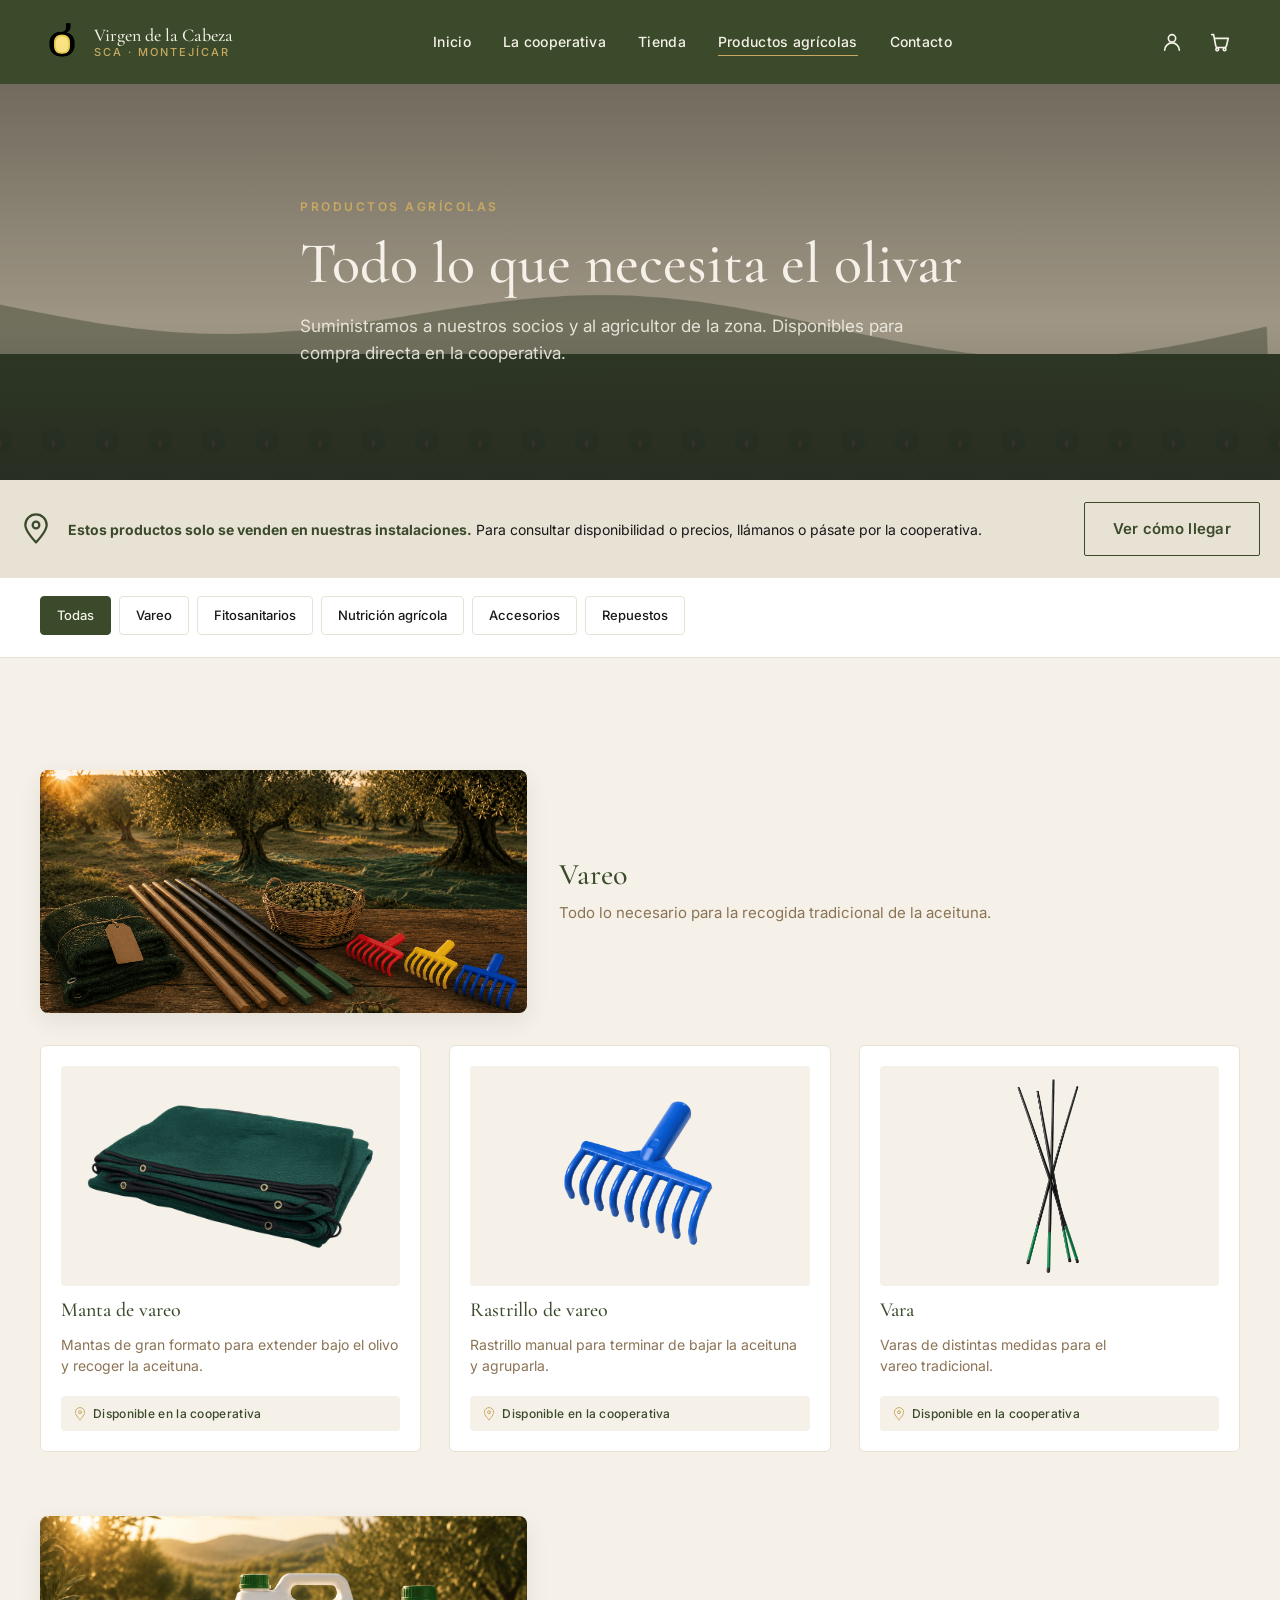
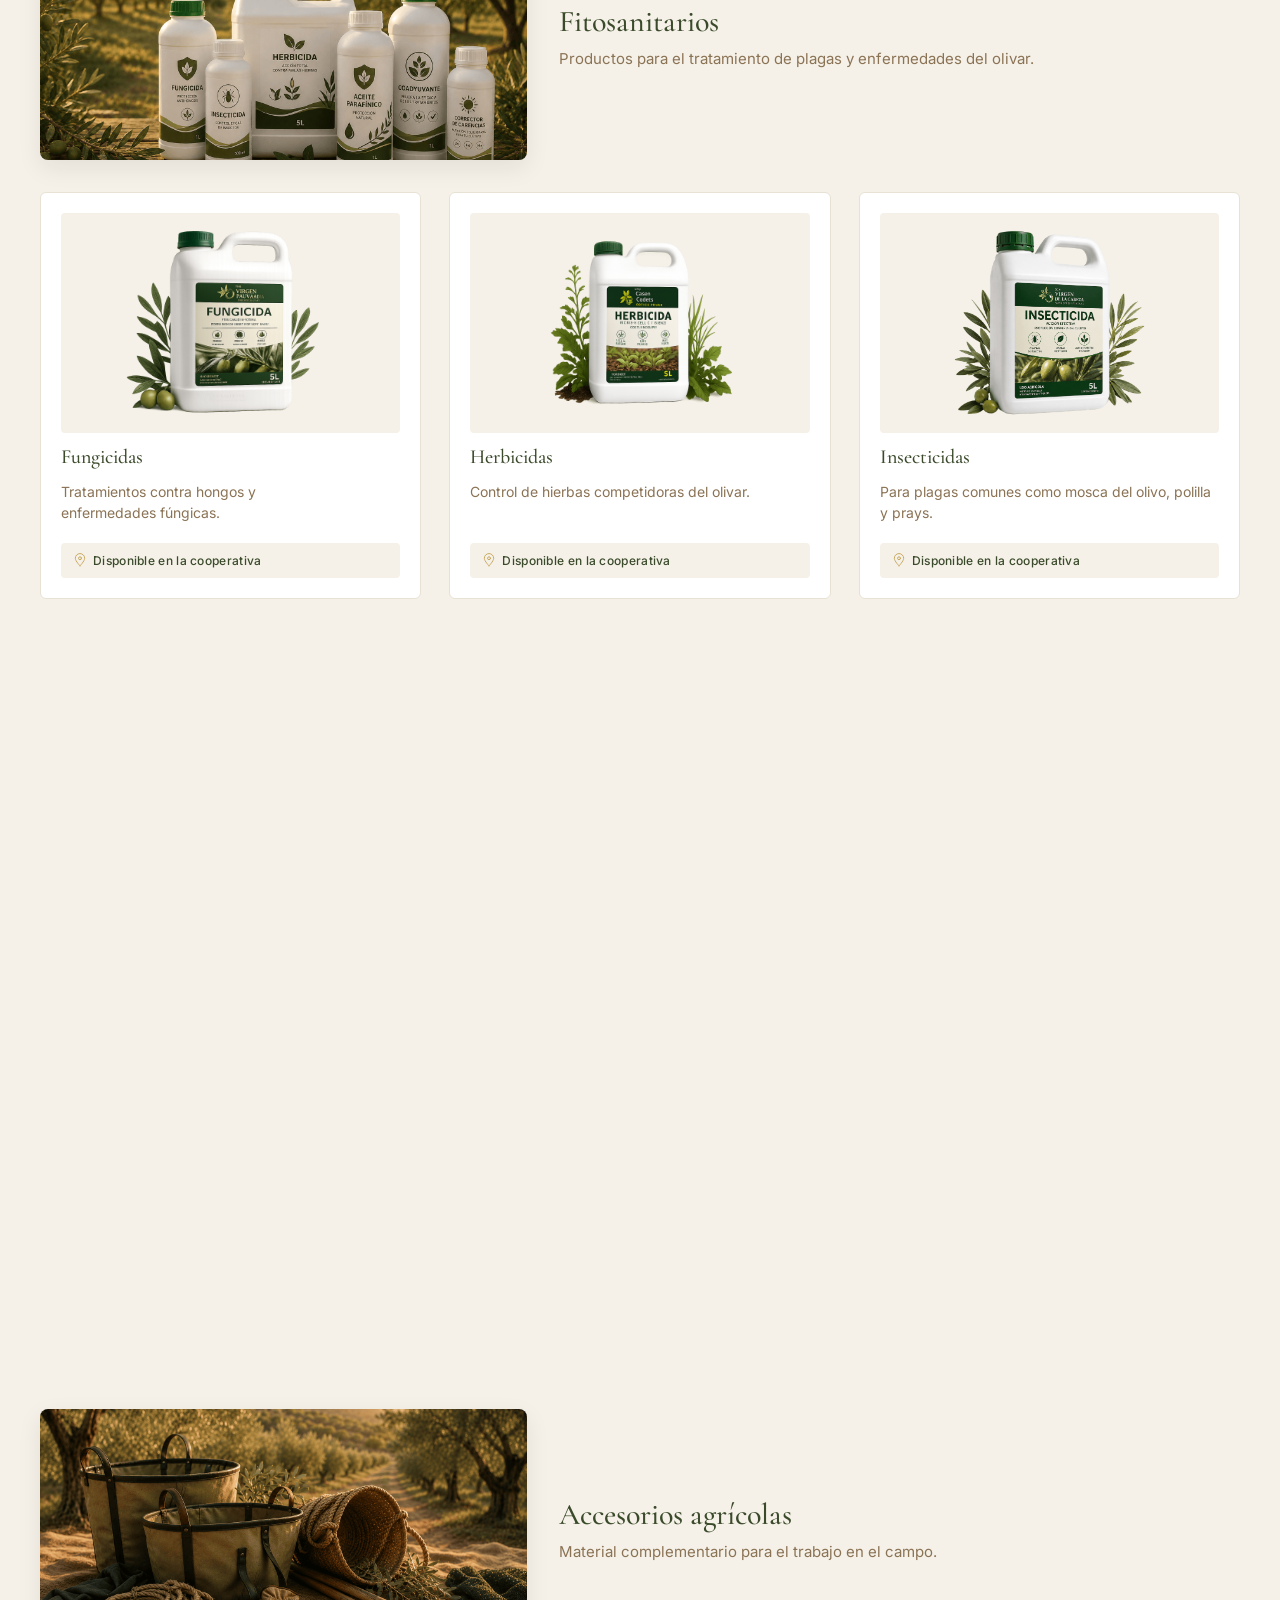
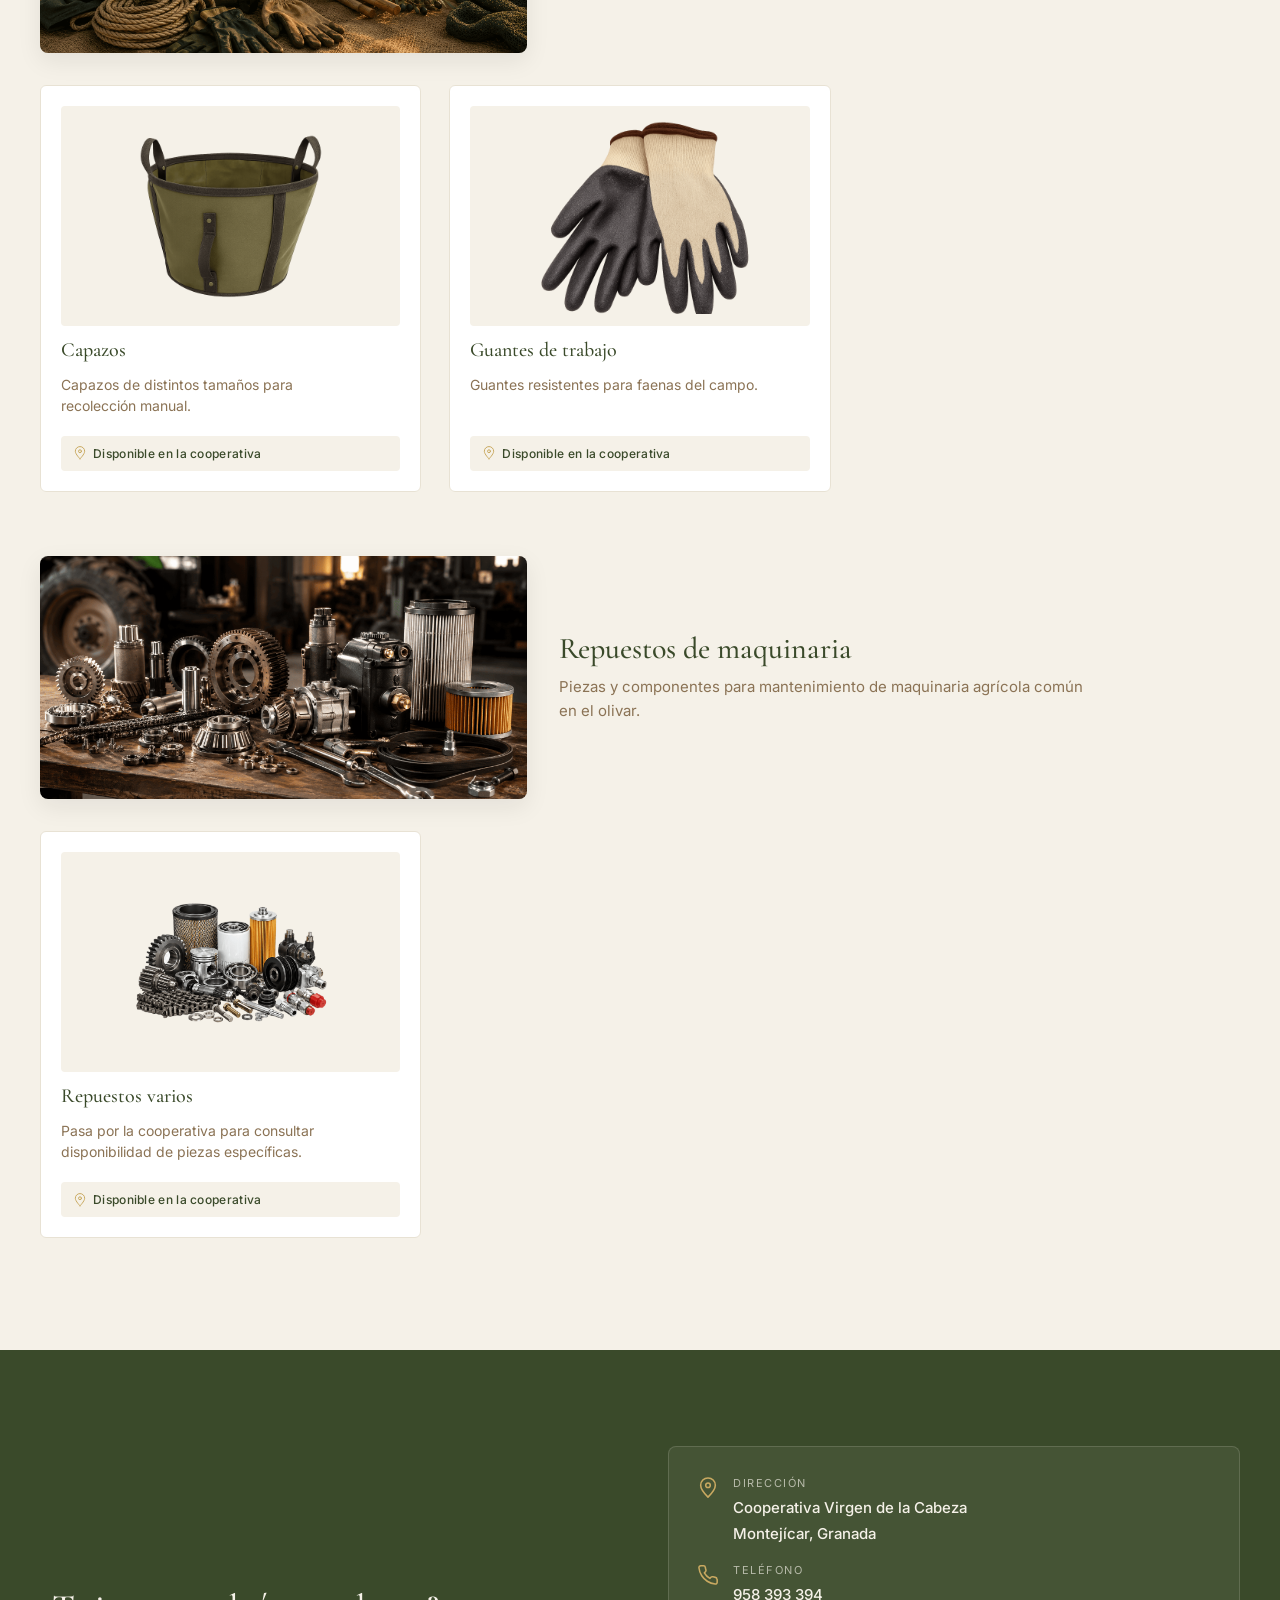
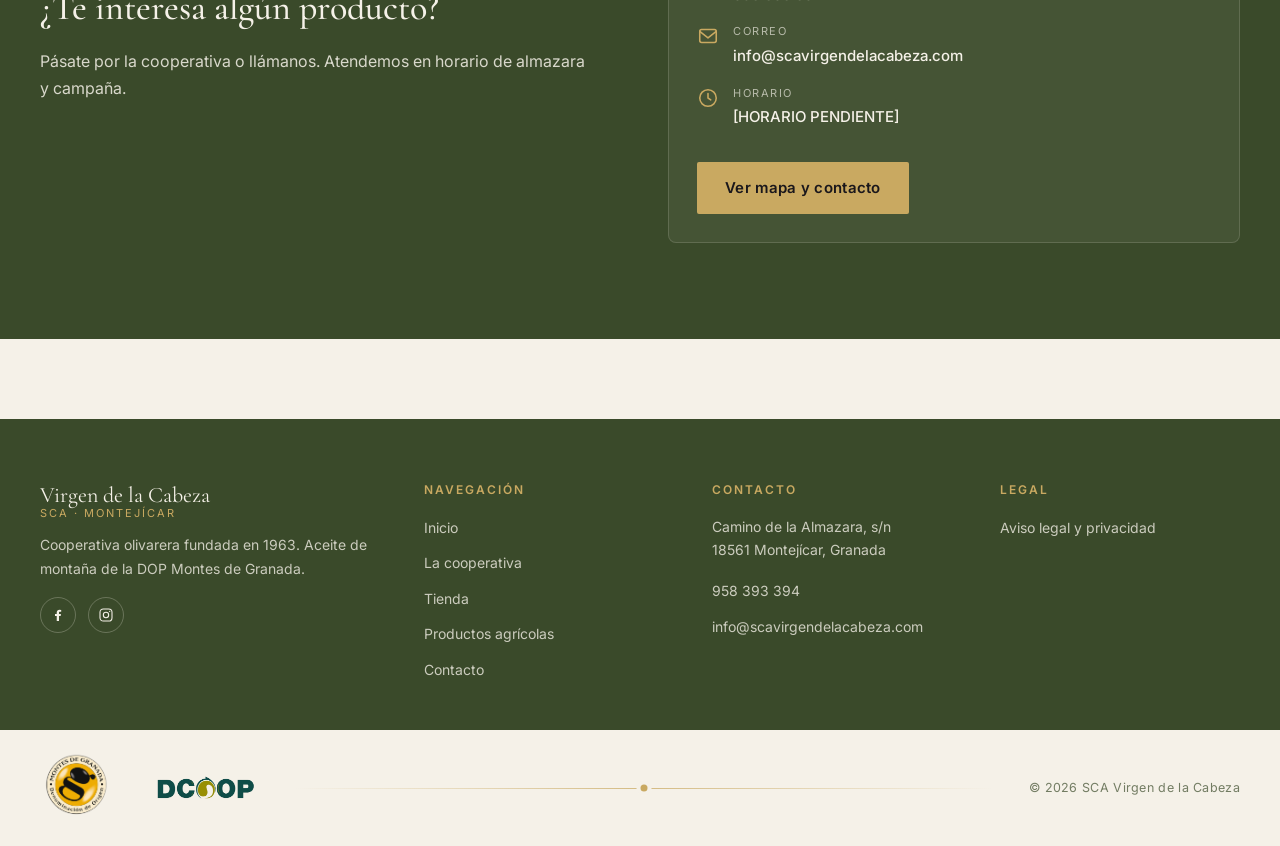
<file: productos-agricolas.html>
<!DOCTYPE html>
<html lang="es">
<head>
  <meta charset="UTF-8" />
  <meta name="viewport" content="width=device-width, initial-scale=1.0" />
  <title>Productos agrícolas · SCA Virgen de la Cabeza</title>
  <meta name="description" content="Catálogo de productos agrícolas que suministramos desde la cooperativa: vareo, fitosanitarios, nutrición agrícola, accesorios y repuestos. Solo en tienda física." />

  <link rel="preconnect" href="https://fonts.googleapis.com" />
  <link rel="preconnect" href="https://fonts.gstatic.com" crossorigin />
  <link href="https://fonts.googleapis.com/css2?family=Cormorant+Garamond:wght@400;500;600&family=Inter:wght@400;500;600;700&display=swap" rel="stylesheet" />

  <link rel="stylesheet" href="styles/global.css" />
  <link rel="stylesheet" href="styles/componentes.css" />
  <link rel="stylesheet" href="styles/paginas.css" />
</head>

<body>

  <!-- ============================================================
       HEADER GLOBAL
       ============================================================ -->
  <header class="encabezado" role="banner">
    <div class="contenedor encabezado__inner">
      <a href="index.html" class="encabezado__logo" aria-label="SCA Virgen de la Cabeza — Inicio">
        <img src="assets/images/icons/LogoSCA.png" alt="" class="encabezado__logo-icono" aria-hidden="true" />
        <span>
          <span class="encabezado__logo-marca">Virgen de la Cabeza</span>
          <span class="encabezado__logo-sub">SCA · Montejícar</span>
        </span>
      </a>

      <nav class="encabezado__nav" aria-label="Navegación principal">
        <ul class="encabezado__nav-lista">
          <li><a class="encabezado__nav-link" href="index.html">Inicio</a></li>
          <li><a class="encabezado__nav-link" href="la-cooperativa.html">La cooperativa</a></li>
          <li><a class="encabezado__nav-link" href="tienda.html">Tienda</a></li>
          <li><a class="encabezado__nav-link" href="productos-agricolas.html" aria-current="page">Productos agrícolas</a></li>
          <li><a class="encabezado__nav-link" href="contacto.html">Contacto</a></li>
        </ul>
      </nav>

      <div class="encabezado__acciones">
        <div class="encabezado__acceso">
          <button id="abrir-acceso" class="encabezado__acceso-boton" type="button"
                  aria-controls="acceso-panel" aria-expanded="false" aria-label="Acceso socios">
            <svg viewBox="0 0 24 24" fill="none" stroke="currentColor" stroke-width="1.8" stroke-linecap="round" stroke-linejoin="round" aria-hidden="true">
              <circle cx="12" cy="8" r="4"/>
              <path d="M4 21c0-4.4 3.6-8 8-8s8 3.6 8 8"/>
            </svg>
          </button>

          <div id="acceso-panel" class="acceso-panel" role="dialog" aria-modal="false" aria-labelledby="acceso-titulo" aria-hidden="true">
            <h2 id="acceso-titulo" class="acceso-panel__titulo">Acceso socios</h2>
            <p class="acceso-panel__subtitulo">Entra en tu área privada</p>

            <form class="acceso-form" novalidate>
              <div class="acceso-form__campo">
                <label class="acceso-form__etiqueta" for="acceso-usuario">Nº de socio o email</label>
                <input class="acceso-form__input" type="text" id="acceso-usuario" name="usuario"
                       autocomplete="username"/>
              </div>
              <div class="acceso-form__campo">
                <label class="acceso-form__etiqueta" for="acceso-clave">Contraseña</label>
                <input class="acceso-form__input" type="password" id="acceso-clave" name="contrasena"
                       autocomplete="current-password" placeholder="••••••••" />
              </div>
              <button class="boton boton--primario acceso-form__boton" type="submit">Iniciar sesión</button>
              <a class="acceso-form__olvido" href="#">¿Has olvidado tu contraseña?</a>
            </form>

            <p class="acceso-panel__pie"><strong>Virgen de la Cabeza</strong> · Socios</p>
          </div>
        </div>

        <a href="carrito.html" class="encabezado__carrito" aria-label="Ver carrito">
          <svg class="encabezado__carrito-icono" viewBox="0 0 24 24" fill="none" stroke="currentColor" stroke-width="1.8" stroke-linecap="round" stroke-linejoin="round" aria-hidden="true">
            <path d="M3 4h2l2.4 12.2a2 2 0 0 0 2 1.8h7.6a2 2 0 0 0 2-1.6L21 8H6" />
            <circle cx="9" cy="20" r="1.5" />
            <circle cx="17" cy="20" r="1.5" />
          </svg>
          <span class="encabezado__carrito-contador" data-contador-carrito data-cantidad="0">0</span>
        </a>

        <button id="abrir-menu-movil" class="encabezado__hamburguesa" type="button" aria-controls="menu-movil" aria-expanded="false" aria-label="Abrir menú">
          <span></span>
          <span></span>
          <span></span>
        </button>
      </div>
    </div>

    <div id="menu-movil" class="menu-movil" aria-hidden="true">
      <nav aria-label="Navegación móvil">
        <ul class="menu-movil__lista">
          <li><a class="menu-movil__link" href="index.html">Inicio</a></li>
          <li><a class="menu-movil__link" href="la-cooperativa.html">La cooperativa</a></li>
          <li><a class="menu-movil__link" href="tienda.html">Tienda</a></li>
          <li><a class="menu-movil__link" href="productos-agricolas.html">Productos agrícolas</a></li>
          <li><a class="menu-movil__link" href="contacto.html">Contacto</a></li>
        </ul>
      </nav>
    </div>
  </header>

  <main id="contenido">

    <!-- ============================================================
         1. HERO CORTO
         ============================================================ -->
    <section class="tienda-hero" aria-labelledby="hero-corto-titulo">
      <img class="tienda-hero__media"
           src="assets/images/hero/hero-fallback.jpg"
           alt=""
           aria-hidden="true" />
      <div class="tienda-hero__velo" aria-hidden="true"></div>

      <div class="contenedor tienda-hero__contenido">
        <span class="eyebrow tienda-hero__eyebrow">Productos agrícolas</span>
        <h1 id="hero-corto-titulo" class="tienda-hero__titulo">Todo lo que necesita el olivar</h1>
        <p class="tienda-hero__subtitulo">Suministramos a nuestros socios y al agricultor de la zona. Disponibles para compra directa en la cooperativa.</p>
      </div>
    </section>

    <!-- ============================================================
         2. BANDA DE AVISO "SOLO EN TIENDA FÍSICA"
         ============================================================ -->
    <aside class="aviso-tienda" aria-label="Aviso de compra">
      <div class="contenedor aviso-tienda__inner">
        <svg class="aviso-tienda__icono" viewBox="0 0 24 24" fill="none" stroke="currentColor" stroke-width="1.7" stroke-linecap="round" stroke-linejoin="round" aria-hidden="true">
          <path d="M12 22s8-8 8-13a8 8 0 1 0-16 0c0 5 8 13 8 13Z"/>
          <circle cx="12" cy="9" r="2.5"/>
        </svg>
        <p class="aviso-tienda__texto">
          <strong>Estos productos solo se venden en nuestras instalaciones.</strong>
          Para consultar disponibilidad o precios, llámanos o pásate por la cooperativa.
        </p>
        <a href="contacto.html" class="boton boton--secundario aviso-tienda__cta">Ver cómo llegar</a>
      </div>
    </aside>

    <!-- ============================================================
         3. FILTROS POR CATEGORÍA
         ============================================================ -->
    <nav class="filtros"
         data-filtros
         data-filtros-objetivo=".agricolas__seccion"
         aria-label="Filtrar por categoría">
      <div class="contenedor filtros__inner" role="group">
        <button class="chip-formato chip-formato--activo" type="button"
                data-filtro="todas" aria-pressed="true">Todas</button>
        <button class="chip-formato" type="button"
                data-filtro="vareo" aria-pressed="false">Vareo</button>
        <button class="chip-formato" type="button"
                data-filtro="fitosanitarios" aria-pressed="false">Fitosanitarios</button>
        <button class="chip-formato" type="button"
                data-filtro="nutricion" aria-pressed="false">Nutrición agrícola</button>
        <button class="chip-formato" type="button"
                data-filtro="accesorios" aria-pressed="false">Accesorios</button>
        <button class="chip-formato" type="button"
                data-filtro="repuestos" aria-pressed="false">Repuestos</button>
      </div>
    </nav>

    <!-- ============================================================
         4. GRID DE PRODUCTOS POR CATEGORÍA
         ============================================================ -->
    <div class="agricolas">
      <div class="contenedor">

        <!-- 4.1 VAREO -->
        <section class="agricolas__seccion al-aparecer" data-categoria="vareo" aria-labelledby="cat-vareo">
          <div class="agricolas__cabecera">
            <div class="agricolas__cabecera-imagen">
              <img src="assets/images/products/Ctg_Vareo.png" alt="Productos de vareo en uso bajo un olivo" loading="lazy" />
            </div>
            <div>
              <h2 id="cat-vareo" class="agricolas__titulo">Vareo</h2>
              <p class="agricolas__descripcion">Todo lo necesario para la recogida tradicional de la aceituna.</p>
            </div>
          </div>

          <div class="agricolas__grid">
            <article class="tarjeta-agricola al-aparecer-hijo">
              <div class="tarjeta-agricola__imagen-wrapper">
                <img class="tarjeta-agricola__imagen" src="assets/images/products/Ctg_Vareo_Pdct_Manta_Vareo.png" alt="Manta de vareo para extender bajo el olivo" loading="lazy" />
              </div>
              <h3 class="tarjeta-agricola__nombre">Manta de vareo</h3>
              <p class="tarjeta-agricola__descripcion">Mantas de gran formato para extender bajo el olivo y recoger la aceituna.</p>
              <span class="tarjeta-agricola__nota">
                <svg viewBox="0 0 24 24" fill="none" stroke="currentColor" stroke-width="1.7" stroke-linecap="round" stroke-linejoin="round" aria-hidden="true">
                  <path d="M12 22s8-8 8-13a8 8 0 1 0-16 0c0 5 8 13 8 13Z"/><circle cx="12" cy="9" r="2.5"/>
                </svg>
                Disponible en la cooperativa
              </span>
            </article>

            <article class="tarjeta-agricola al-aparecer-hijo">
              <div class="tarjeta-agricola__imagen-wrapper">
                <img class="tarjeta-agricola__imagen" src="assets/images/products/Ctg_Vareo_Pdct_Rastrillo_Vareo.png" alt="Rastrillo manual de vareo" loading="lazy" />
              </div>
              <h3 class="tarjeta-agricola__nombre">Rastrillo de vareo</h3>
              <p class="tarjeta-agricola__descripcion">Rastrillo manual para terminar de bajar la aceituna y agruparla.</p>
              <span class="tarjeta-agricola__nota">
                <svg viewBox="0 0 24 24" fill="none" stroke="currentColor" stroke-width="1.7" stroke-linecap="round" stroke-linejoin="round" aria-hidden="true">
                  <path d="M12 22s8-8 8-13a8 8 0 1 0-16 0c0 5 8 13 8 13Z"/><circle cx="12" cy="9" r="2.5"/>
                </svg>
                Disponible en la cooperativa
              </span>
            </article>

            <article class="tarjeta-agricola al-aparecer-hijo">
              <div class="tarjeta-agricola__imagen-wrapper">
                <img class="tarjeta-agricola__imagen" src="assets/images/products/Ctg_Vareo_Pdct_Vara.png" alt="Vara tradicional para vareo del olivo" loading="lazy" />
              </div>
              <h3 class="tarjeta-agricola__nombre">Vara</h3>
              <p class="tarjeta-agricola__descripcion">Varas de distintas medidas para el vareo tradicional.</p>
              <span class="tarjeta-agricola__nota">
                <svg viewBox="0 0 24 24" fill="none" stroke="currentColor" stroke-width="1.7" stroke-linecap="round" stroke-linejoin="round" aria-hidden="true">
                  <path d="M12 22s8-8 8-13a8 8 0 1 0-16 0c0 5 8 13 8 13Z"/><circle cx="12" cy="9" r="2.5"/>
                </svg>
                Disponible en la cooperativa
              </span>
            </article>
          </div>
        </section>

        <!-- 4.2 FITOSANITARIOS -->
        <section class="agricolas__seccion al-aparecer" data-categoria="fitosanitarios" aria-labelledby="cat-fito">
          <div class="agricolas__cabecera">
            <div class="agricolas__cabecera-imagen">
              <img src="assets/images/products/Ctg_Productos_Fitosanitarios.png" alt="Garrafas de productos fitosanitarios para olivar" loading="lazy" />
            </div>
            <div>
              <h2 id="cat-fito" class="agricolas__titulo">Fitosanitarios</h2>
              <p class="agricolas__descripcion">Productos para el tratamiento de plagas y enfermedades del olivar.</p>
            </div>
          </div>

          <div class="agricolas__grid">
            <article class="tarjeta-agricola al-aparecer-hijo">
              <div class="tarjeta-agricola__imagen-wrapper">
                <img class="tarjeta-agricola__imagen" src="assets/images/products/Ctg_Productos_Fitosanitarios_Pdct_Fungicida.png" alt="Garrafa de fungicida para olivar" loading="lazy" />
              </div>
              <h3 class="tarjeta-agricola__nombre">Fungicidas</h3>
              <p class="tarjeta-agricola__descripcion">Tratamientos contra hongos y enfermedades fúngicas.</p>
              <span class="tarjeta-agricola__nota">
                <svg viewBox="0 0 24 24" fill="none" stroke="currentColor" stroke-width="1.7" stroke-linecap="round" stroke-linejoin="round" aria-hidden="true">
                  <path d="M12 22s8-8 8-13a8 8 0 1 0-16 0c0 5 8 13 8 13Z"/><circle cx="12" cy="9" r="2.5"/>
                </svg>
                Disponible en la cooperativa
              </span>
            </article>

            <article class="tarjeta-agricola al-aparecer-hijo">
              <div class="tarjeta-agricola__imagen-wrapper">
                <img class="tarjeta-agricola__imagen" src="assets/images/products/Ctg_Productos_Fitosanitarios_Pdct_Herbicida.png" alt="Garrafa de herbicida para olivar" loading="lazy" />
              </div>
              <h3 class="tarjeta-agricola__nombre">Herbicidas</h3>
              <p class="tarjeta-agricola__descripcion">Control de hierbas competidoras del olivar.</p>
              <span class="tarjeta-agricola__nota">
                <svg viewBox="0 0 24 24" fill="none" stroke="currentColor" stroke-width="1.7" stroke-linecap="round" stroke-linejoin="round" aria-hidden="true">
                  <path d="M12 22s8-8 8-13a8 8 0 1 0-16 0c0 5 8 13 8 13Z"/><circle cx="12" cy="9" r="2.5"/>
                </svg>
                Disponible en la cooperativa
              </span>
            </article>

            <article class="tarjeta-agricola al-aparecer-hijo">
              <div class="tarjeta-agricola__imagen-wrapper">
                <img class="tarjeta-agricola__imagen" src="assets/images/products/Ctg_Productos_Fitosanitarios_Pdct_Insecticida.png" alt="Garrafa de insecticida para olivar" loading="lazy" />
              </div>
              <h3 class="tarjeta-agricola__nombre">Insecticidas</h3>
              <p class="tarjeta-agricola__descripcion">Para plagas comunes como mosca del olivo, polilla y prays.</p>
              <span class="tarjeta-agricola__nota">
                <svg viewBox="0 0 24 24" fill="none" stroke="currentColor" stroke-width="1.7" stroke-linecap="round" stroke-linejoin="round" aria-hidden="true">
                  <path d="M12 22s8-8 8-13a8 8 0 1 0-16 0c0 5 8 13 8 13Z"/><circle cx="12" cy="9" r="2.5"/>
                </svg>
                Disponible en la cooperativa
              </span>
            </article>
          </div>
        </section>

        <!-- 4.3 NUTRICIÓN -->
        <section class="agricolas__seccion al-aparecer" data-categoria="nutricion" aria-labelledby="cat-nutricion">
          <div class="agricolas__cabecera">
            <div class="agricolas__cabecera-imagen">
              <img src="assets/images/products/Ctg_Nutricion_Agricola.png" alt="Sacos de abono y fertilizante" loading="lazy" />
            </div>
            <div>
              <h2 id="cat-nutricion" class="agricolas__titulo">Nutrición agrícola</h2>
              <p class="agricolas__descripcion">Abonos y fertilizantes para mantener el vigor del olivar.</p>
            </div>
          </div>

          <div class="agricolas__grid">
            <article class="tarjeta-agricola al-aparecer-hijo">
              <div class="tarjeta-agricola__imagen-wrapper">
                <img class="tarjeta-agricola__imagen" src="assets/images/products/Ctg_Nutricion_Agricola_Pdct_Abono.png" alt="Saco de abono para olivar" loading="lazy" />
              </div>
              <h3 class="tarjeta-agricola__nombre">Abonos</h3>
              <p class="tarjeta-agricola__descripcion">Abonos orgánicos y minerales para fertilización de fondo.</p>
              <span class="tarjeta-agricola__nota">
                <svg viewBox="0 0 24 24" fill="none" stroke="currentColor" stroke-width="1.7" stroke-linecap="round" stroke-linejoin="round" aria-hidden="true">
                  <path d="M12 22s8-8 8-13a8 8 0 1 0-16 0c0 5 8 13 8 13Z"/><circle cx="12" cy="9" r="2.5"/>
                </svg>
                Disponible en la cooperativa
              </span>
            </article>

            <article class="tarjeta-agricola al-aparecer-hijo">
              <div class="tarjeta-agricola__imagen-wrapper">
                <img class="tarjeta-agricola__imagen" src="assets/images/products/Ctg_Nutricion_Agricola_Pdct_Fertilizante.png" alt="Saco de fertilizante para olivar" loading="lazy" />
              </div>
              <h3 class="tarjeta-agricola__nombre">Fertilizantes</h3>
              <p class="tarjeta-agricola__descripcion">Fertilizantes específicos para olivar adulto y plantaciones jóvenes.</p>
              <span class="tarjeta-agricola__nota">
                <svg viewBox="0 0 24 24" fill="none" stroke="currentColor" stroke-width="1.7" stroke-linecap="round" stroke-linejoin="round" aria-hidden="true">
                  <path d="M12 22s8-8 8-13a8 8 0 1 0-16 0c0 5 8 13 8 13Z"/><circle cx="12" cy="9" r="2.5"/>
                </svg>
                Disponible en la cooperativa
              </span>
            </article>
          </div>
        </section>

        <!-- 4.4 ACCESORIOS -->
        <section class="agricolas__seccion al-aparecer" data-categoria="accesorios" aria-labelledby="cat-accesorios">
          <div class="agricolas__cabecera">
            <div class="agricolas__cabecera-imagen">
              <img src="assets/images/products/Ctg_Accesorios_Agricolas.png" alt="Capazos y guantes para el trabajo en el campo" loading="lazy" />
            </div>
            <div>
              <h2 id="cat-accesorios" class="agricolas__titulo">Accesorios agrícolas</h2>
              <p class="agricolas__descripcion">Material complementario para el trabajo en el campo.</p>
            </div>
          </div>

          <div class="agricolas__grid">
            <article class="tarjeta-agricola al-aparecer-hijo">
              <div class="tarjeta-agricola__imagen-wrapper">
                <img class="tarjeta-agricola__imagen" src="assets/images/products/Ctg_Accesorios_Agricolas_Pdct_Capazo.png" alt="Capazo de mimbre para recolección manual" loading="lazy" />
              </div>
              <h3 class="tarjeta-agricola__nombre">Capazos</h3>
              <p class="tarjeta-agricola__descripcion">Capazos de distintos tamaños para recolección manual.</p>
              <span class="tarjeta-agricola__nota">
                <svg viewBox="0 0 24 24" fill="none" stroke="currentColor" stroke-width="1.7" stroke-linecap="round" stroke-linejoin="round" aria-hidden="true">
                  <path d="M12 22s8-8 8-13a8 8 0 1 0-16 0c0 5 8 13 8 13Z"/><circle cx="12" cy="9" r="2.5"/>
                </svg>
                Disponible en la cooperativa
              </span>
            </article>

            <article class="tarjeta-agricola al-aparecer-hijo">
              <div class="tarjeta-agricola__imagen-wrapper">
                <img class="tarjeta-agricola__imagen" src="assets/images/products/Ctg_Accesorios_Agricolas_Pdct_Guantes.png" alt="Par de guantes de trabajo agrícola" loading="lazy" />
              </div>
              <h3 class="tarjeta-agricola__nombre">Guantes de trabajo</h3>
              <p class="tarjeta-agricola__descripcion">Guantes resistentes para faenas del campo.</p>
              <span class="tarjeta-agricola__nota">
                <svg viewBox="0 0 24 24" fill="none" stroke="currentColor" stroke-width="1.7" stroke-linecap="round" stroke-linejoin="round" aria-hidden="true">
                  <path d="M12 22s8-8 8-13a8 8 0 1 0-16 0c0 5 8 13 8 13Z"/><circle cx="12" cy="9" r="2.5"/>
                </svg>
                Disponible en la cooperativa
              </span>
            </article>
          </div>
        </section>

        <!-- 4.5 REPUESTOS -->
        <section class="agricolas__seccion al-aparecer" data-categoria="repuestos" aria-labelledby="cat-repuestos">
          <div class="agricolas__cabecera">
            <div class="agricolas__cabecera-imagen">
              <img src="assets/images/products/Ctg_Repuestos_Maquinaria.png" alt="Engranajes y tornillería para maquinaria agrícola" loading="lazy" />
            </div>
            <div>
              <h2 id="cat-repuestos" class="agricolas__titulo">Repuestos de maquinaria</h2>
              <p class="agricolas__descripcion">Piezas y componentes para mantenimiento de maquinaria agrícola común en el olivar.</p>
            </div>
          </div>

          <div class="agricolas__grid">
            <article class="tarjeta-agricola al-aparecer-hijo">
              <div class="tarjeta-agricola__imagen-wrapper">
                <img class="tarjeta-agricola__imagen" src="assets/images/products/Ctg_Repuestos_Maquinaria_Pdct_Repuestos_Maquinaria.png" alt="Engranajes y tornillería de repuesto" loading="lazy" />
              </div>
              <h3 class="tarjeta-agricola__nombre">Repuestos varios</h3>
              <p class="tarjeta-agricola__descripcion">Pasa por la cooperativa para consultar disponibilidad de piezas específicas.</p>
              <span class="tarjeta-agricola__nota">
                <svg viewBox="0 0 24 24" fill="none" stroke="currentColor" stroke-width="1.7" stroke-linecap="round" stroke-linejoin="round" aria-hidden="true">
                  <path d="M12 22s8-8 8-13a8 8 0 1 0-16 0c0 5 8 13 8 13Z"/><circle cx="12" cy="9" r="2.5"/>
                </svg>
                Disponible en la cooperativa
              </span>
            </article>
          </div>
        </section>

      </div>
    </div>

    <!-- ============================================================
         5. CTA FINAL — CÓMO COMPRAR
         ============================================================ -->
    <section class="como-comprar" aria-labelledby="como-comprar-titulo">
      <div class="contenedor como-comprar__grid">

        <div>
          <h2 id="como-comprar-titulo" class="como-comprar__titulo">¿Te interesa algún producto?</h2>
          <p class="como-comprar__texto">Pásate por la cooperativa o llámanos. Atendemos en horario de almazara y campaña.</p>
        </div>

        <div class="como-comprar__contacto">
          <div class="contacto-fila">
            <svg class="contacto-fila__icono" viewBox="0 0 24 24" fill="none" stroke="currentColor" stroke-width="1.7" stroke-linecap="round" stroke-linejoin="round" aria-hidden="true">
              <path d="M12 22s8-8 8-13a8 8 0 1 0-16 0c0 5 8 13 8 13Z"/>
              <circle cx="12" cy="9" r="2.5"/>
            </svg>
            <div>
              <span class="contacto-fila__etiqueta">Dirección</span>
              <span class="contacto-fila__valor">Cooperativa Virgen de la Cabeza<br />Montejícar, Granada</span>
            </div>
          </div>

          <div class="contacto-fila">
            <svg class="contacto-fila__icono" viewBox="0 0 24 24" fill="none" stroke="currentColor" stroke-width="1.7" stroke-linecap="round" stroke-linejoin="round" aria-hidden="true">
              <path d="M22 16.9v3a2 2 0 0 1-2.2 2 19.8 19.8 0 0 1-8.6-3.1 19.5 19.5 0 0 1-6-6 19.8 19.8 0 0 1-3.1-8.7A2 2 0 0 1 4.1 2h3a2 2 0 0 1 2 1.7c.1.9.3 1.8.6 2.7a2 2 0 0 1-.5 2.1L8 9.7a16 16 0 0 0 6 6l1.2-1.2a2 2 0 0 1 2.1-.5c.9.3 1.8.5 2.7.6a2 2 0 0 1 1.7 2Z"/>
            </svg>
            <div>
              <span class="contacto-fila__etiqueta">Teléfono</span>
              <span class="contacto-fila__valor">958 393 394</span>
            </div>
          </div>

          <div class="contacto-fila">
            <svg class="contacto-fila__icono" viewBox="0 0 24 24" fill="none" stroke="currentColor" stroke-width="1.7" stroke-linecap="round" stroke-linejoin="round" aria-hidden="true">
              <rect x="3" y="5" width="18" height="14" rx="2"/>
              <path d="m3 7 9 7 9-7"/>
            </svg>
            <div>
              <span class="contacto-fila__etiqueta">Correo</span>
              <span class="contacto-fila__valor">info@scavirgendelacabeza.com</span>
            </div>
          </div>

          <div class="contacto-fila">
            <svg class="contacto-fila__icono" viewBox="0 0 24 24" fill="none" stroke="currentColor" stroke-width="1.7" stroke-linecap="round" stroke-linejoin="round" aria-hidden="true">
              <circle cx="12" cy="12" r="9"/>
              <polyline points="12 7 12 12 15 14"/>
            </svg>
            <div>
              <span class="contacto-fila__etiqueta">Horario</span>
              <span class="contacto-fila__valor">[HORARIO PENDIENTE]</span>
            </div>
          </div>

          <a href="contacto.html" class="boton boton--primario como-comprar__cta">Ver mapa y contacto</a>
        </div>

      </div>
    </section>

  </main>

  <!-- ============================================================
       FOOTER GLOBAL
       ============================================================ -->
  <footer class="pie" role="contentinfo">
    <div class="contenedor">
      <div class="pie__grid">
        <!-- Columna 1: marca + redes -->
        <div class="pie__columna">
          <div class="pie__marca">
            Virgen de la Cabeza
            <span class="pie__marca-sub">SCA · Montejícar</span>
          </div>
          <p class="pie__texto">Cooperativa olivarera fundada en 1963. Aceite de montaña de la DOP Montes de Granada.</p>
          <div class="pie__redes">
            <a class="pie__red" href="https://www.facebook.com/scavirgendelacabeza/?locale=es_ES" target="_blank" rel="noopener noreferrer" aria-label="Facebook">
              <svg width="16" height="16" viewBox="0 0 24 24" fill="currentColor" aria-hidden="true"><path d="M13.5 21v-7.5h2.5l.4-3H13.5V8.7c0-.9.3-1.5 1.6-1.5h1.7V4.4A24 24 0 0 0 14.3 4c-2.5 0-4.2 1.5-4.2 4.3v2.2H7.5v3h2.6V21h3.4Z"/></svg>
            </a>
            <a class="pie__red" href="https://www.instagram.com/scavirgendelacabeza" target="_blank" rel="noopener noreferrer" aria-label="Instagram">
              <svg width="16" height="16" viewBox="0 0 24 24" fill="none" stroke="currentColor" stroke-width="1.6" aria-hidden="true">
                <rect x="3" y="3" width="18" height="18" rx="5"/>
                <circle cx="12" cy="12" r="4"/>
                <circle cx="17.5" cy="6.5" r="1" fill="currentColor" stroke="none"/>
              </svg>
            </a>
          </div>
        </div>

        <!-- Columna 2: navegación -->
        <div class="pie__columna">
          <h3>Navegación</h3>
          <ul class="pie__lista">
            <li><a href="index.html">Inicio</a></li>
            <li><a href="la-cooperativa.html">La cooperativa</a></li>
            <li><a href="tienda.html">Tienda</a></li>
            <li><a href="productos-agricolas.html">Productos agrícolas</a></li>
            <li><a href="contacto.html">Contacto</a></li>
          </ul>
        </div>

        <!-- Columna 3: contacto -->
        <div class="pie__columna">
          <h3>Contacto</h3>
          <p class="pie__texto">
            Camino de la Almazara, s/n<br />
            18561 Montejícar, Granada
          </p>
          <ul class="pie__lista">
            <li><a href="tel:+34958393394">958 393 394</a></li>
            <li><a href="mailto:info@scavirgendelacabeza.com">info@scavirgendelacabeza.com</a></li>
          </ul>
        </div>

        <!-- Columna 4: legales -->
        <div class="pie__columna">
          <h3>Legal</h3>
          <ul class="pie__lista">
            <li><a href="aviso-legal.html">Aviso legal y privacidad</a></li>
          </ul>
        </div>
      </div>
    </div>

    <!-- Franja inferior a ancho completo -->
    <div class="pie__franja">
      <div class="pie__franja-inner">
        <div class="pie__sellos">
          <img src="assets/images/certifications/montes-de-granada.png" alt="DOP Montes de Granada" />
          <img src="assets/images/certifications/dcoop.png" alt="DCOOP" />
        </div>
        <span class="pie__franja-sep" aria-hidden="true"></span>
        <p class="pie__copyright">© <span id="anyo-actual">2026</span> SCA Virgen de la Cabeza</p>
      </div>
    </div>
  </footer>

  <button id="subir-arriba" class="subir-arriba" type="button" aria-label="Volver arriba">
    <svg viewBox="0 0 24 24" fill="none" stroke="currentColor" stroke-width="2" stroke-linecap="round" stroke-linejoin="round" aria-hidden="true">
      <polyline points="6 15 12 9 18 15" />
    </svg>
  </button>

  <script>
    document.getElementById('anyo-actual').textContent = new Date().getFullYear();
  </script>
  <script src="scripts/main.js" defer></script>
  <script src="scripts/catalogo.js" defer></script>
</body>
</html>
</file>
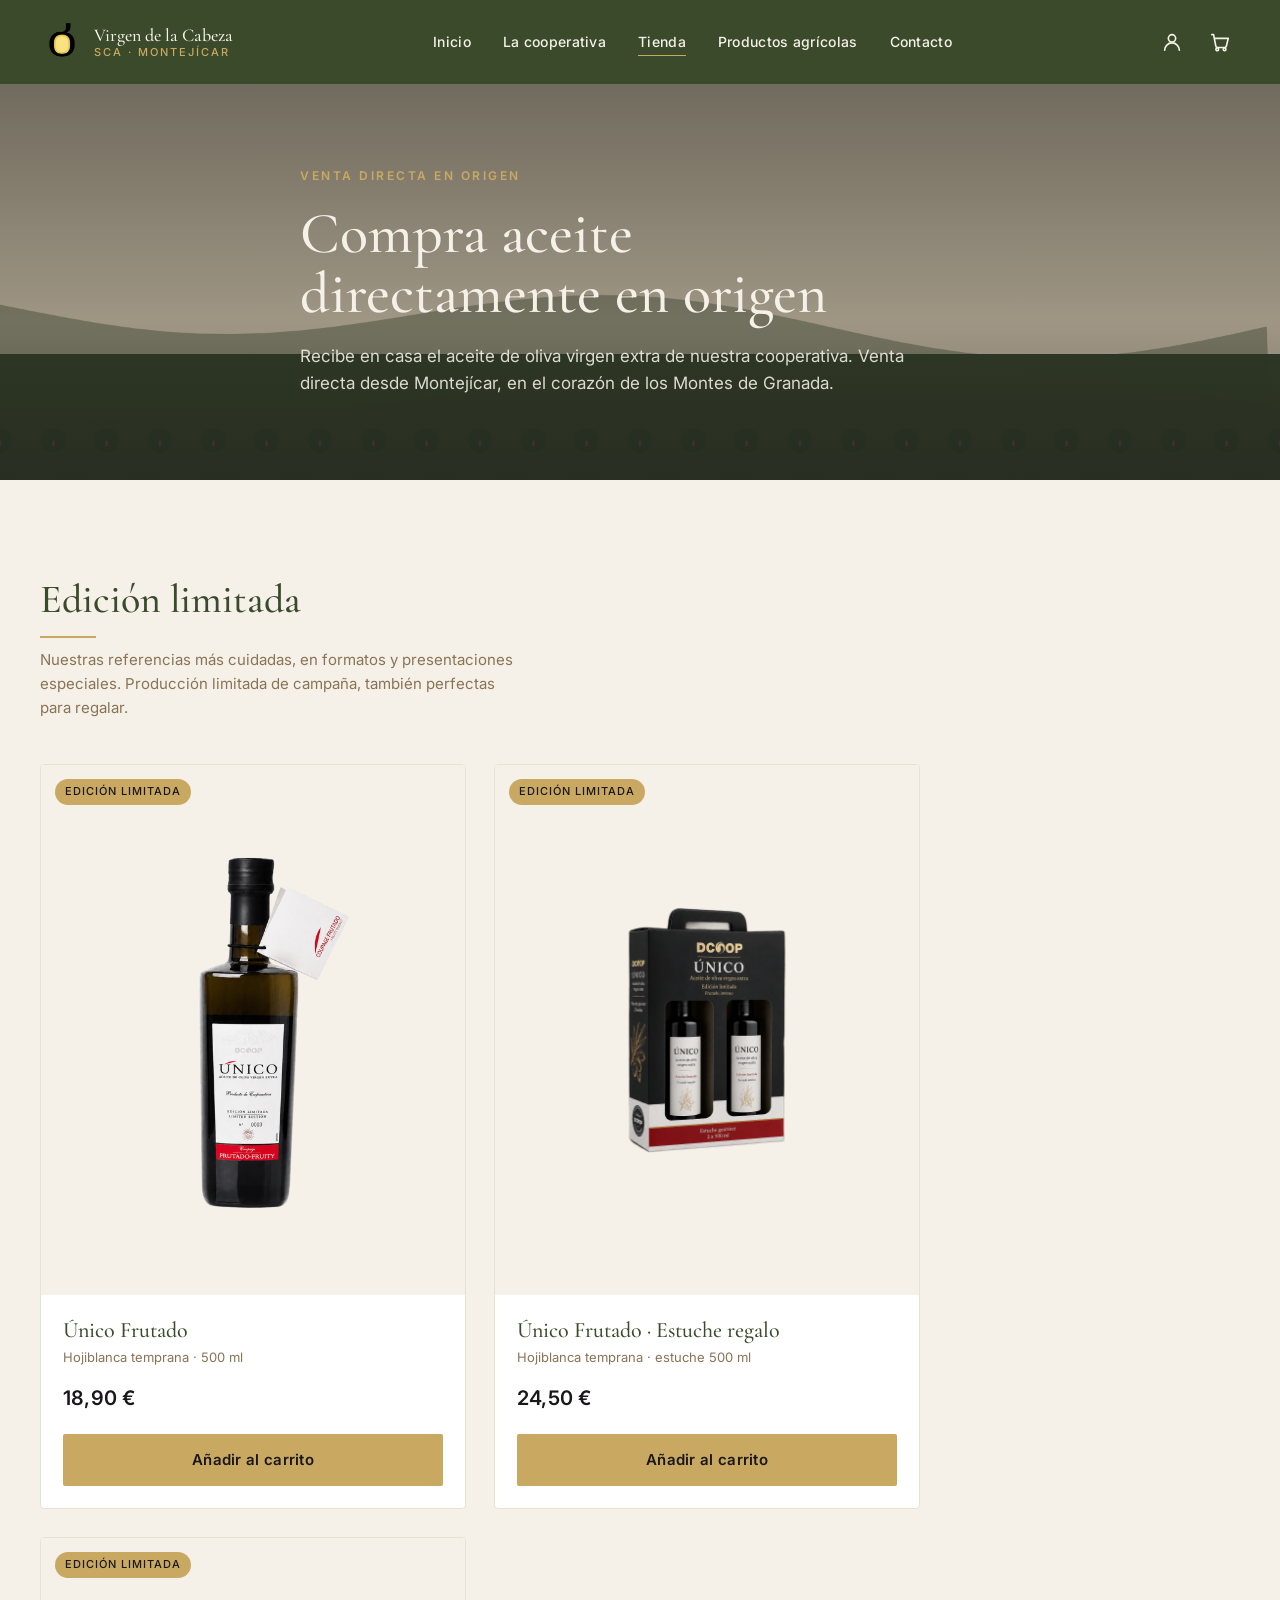
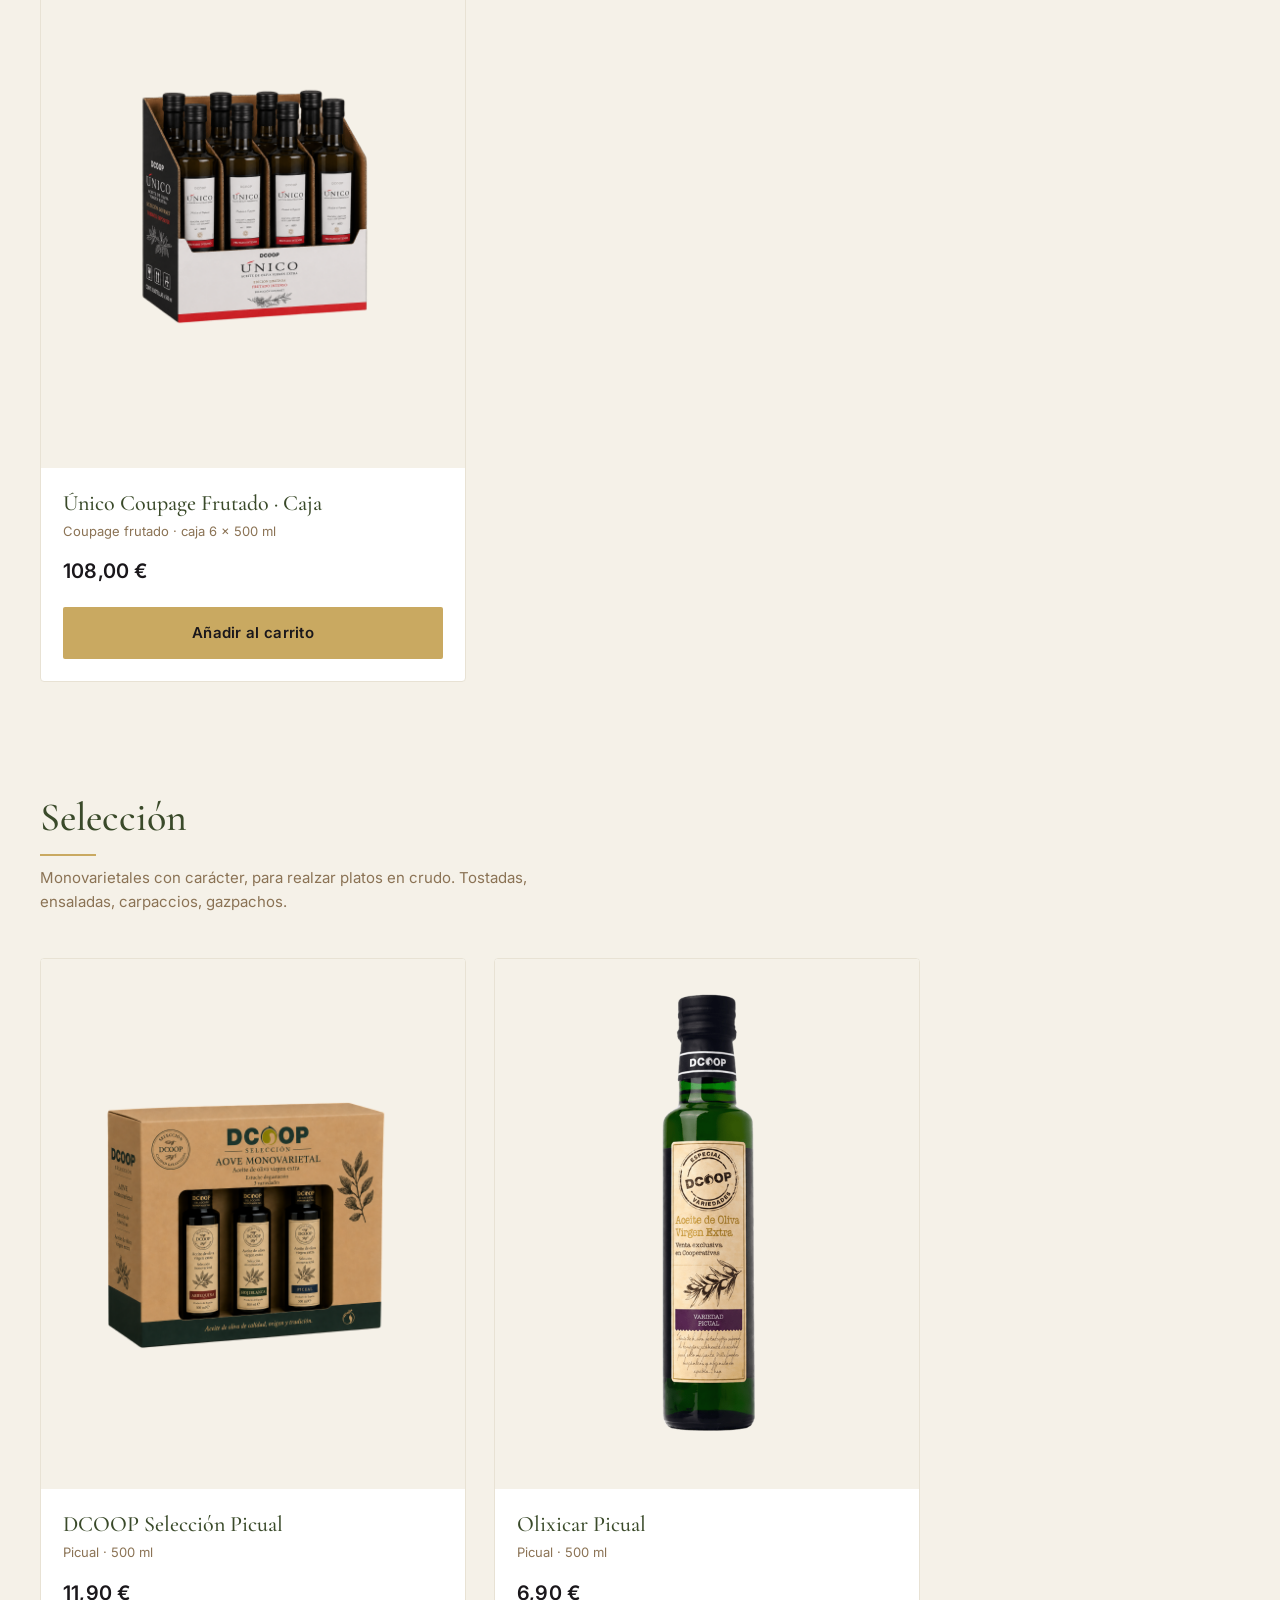
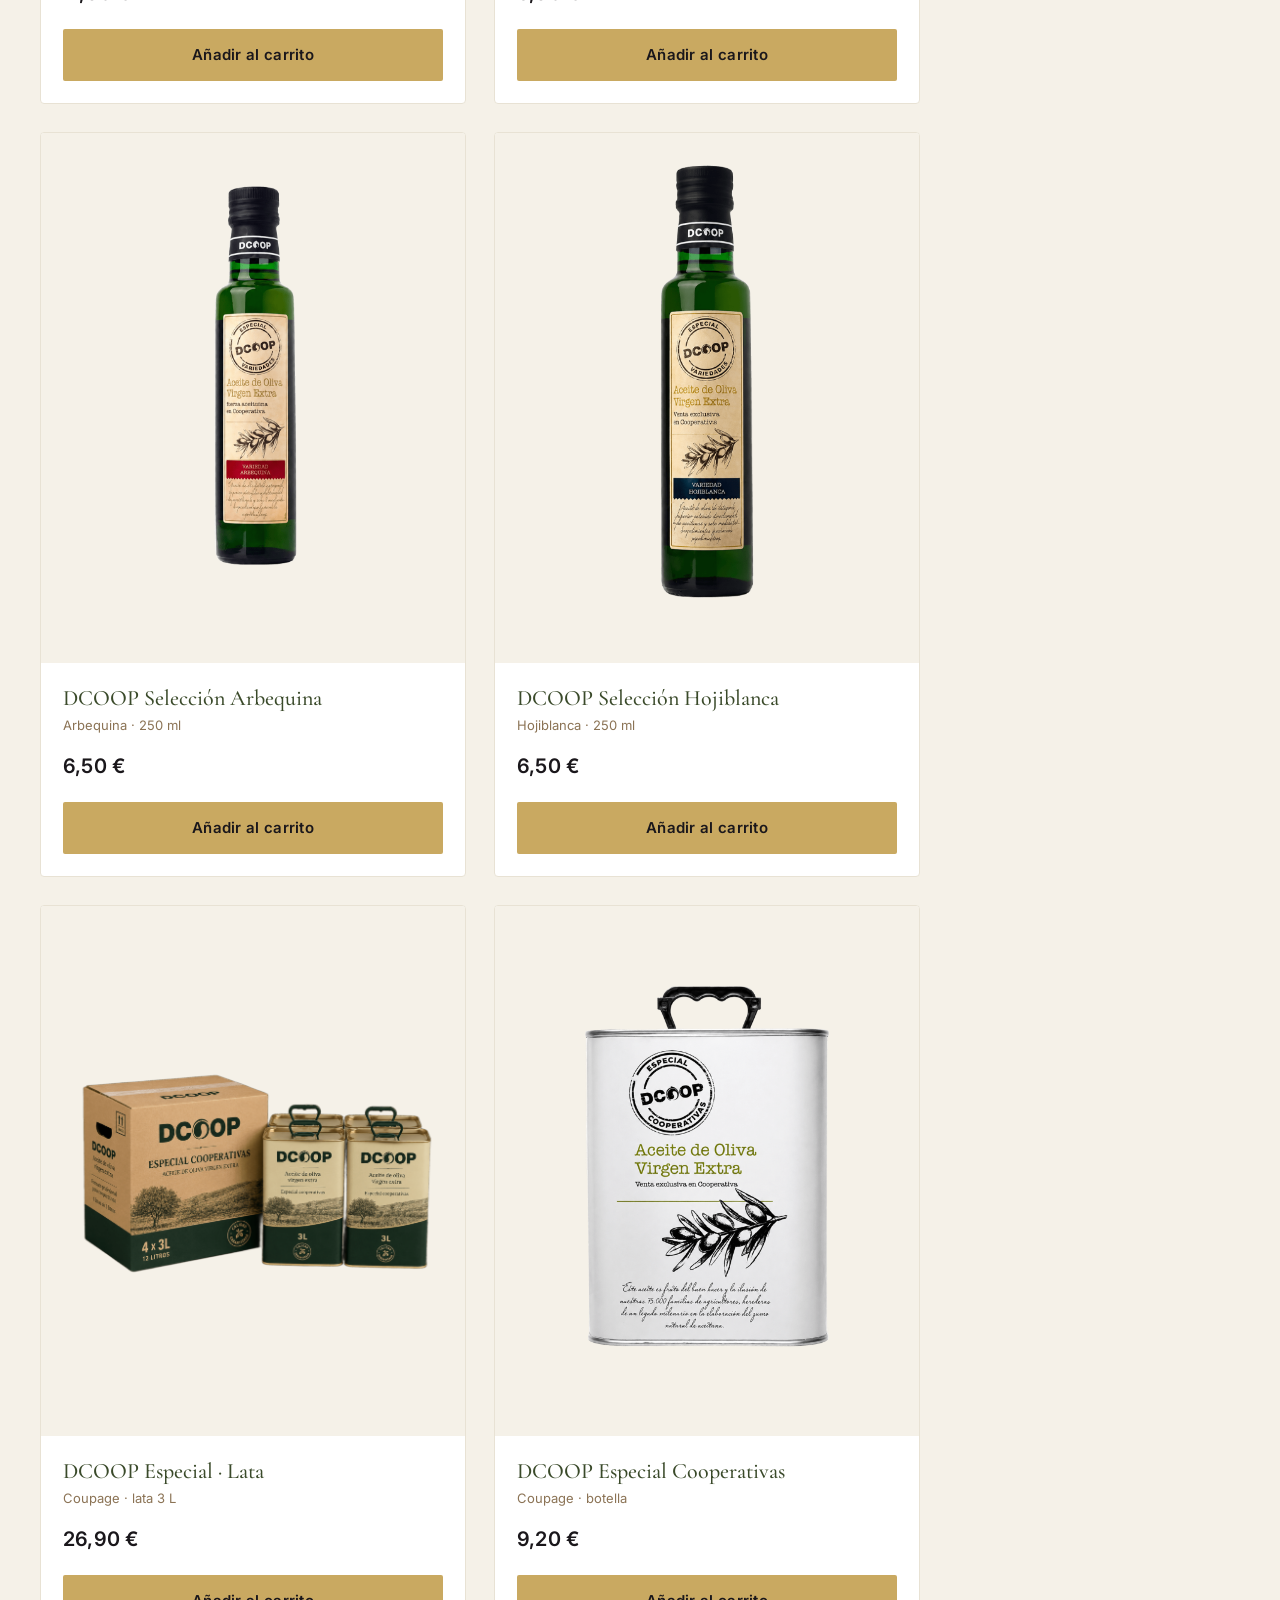
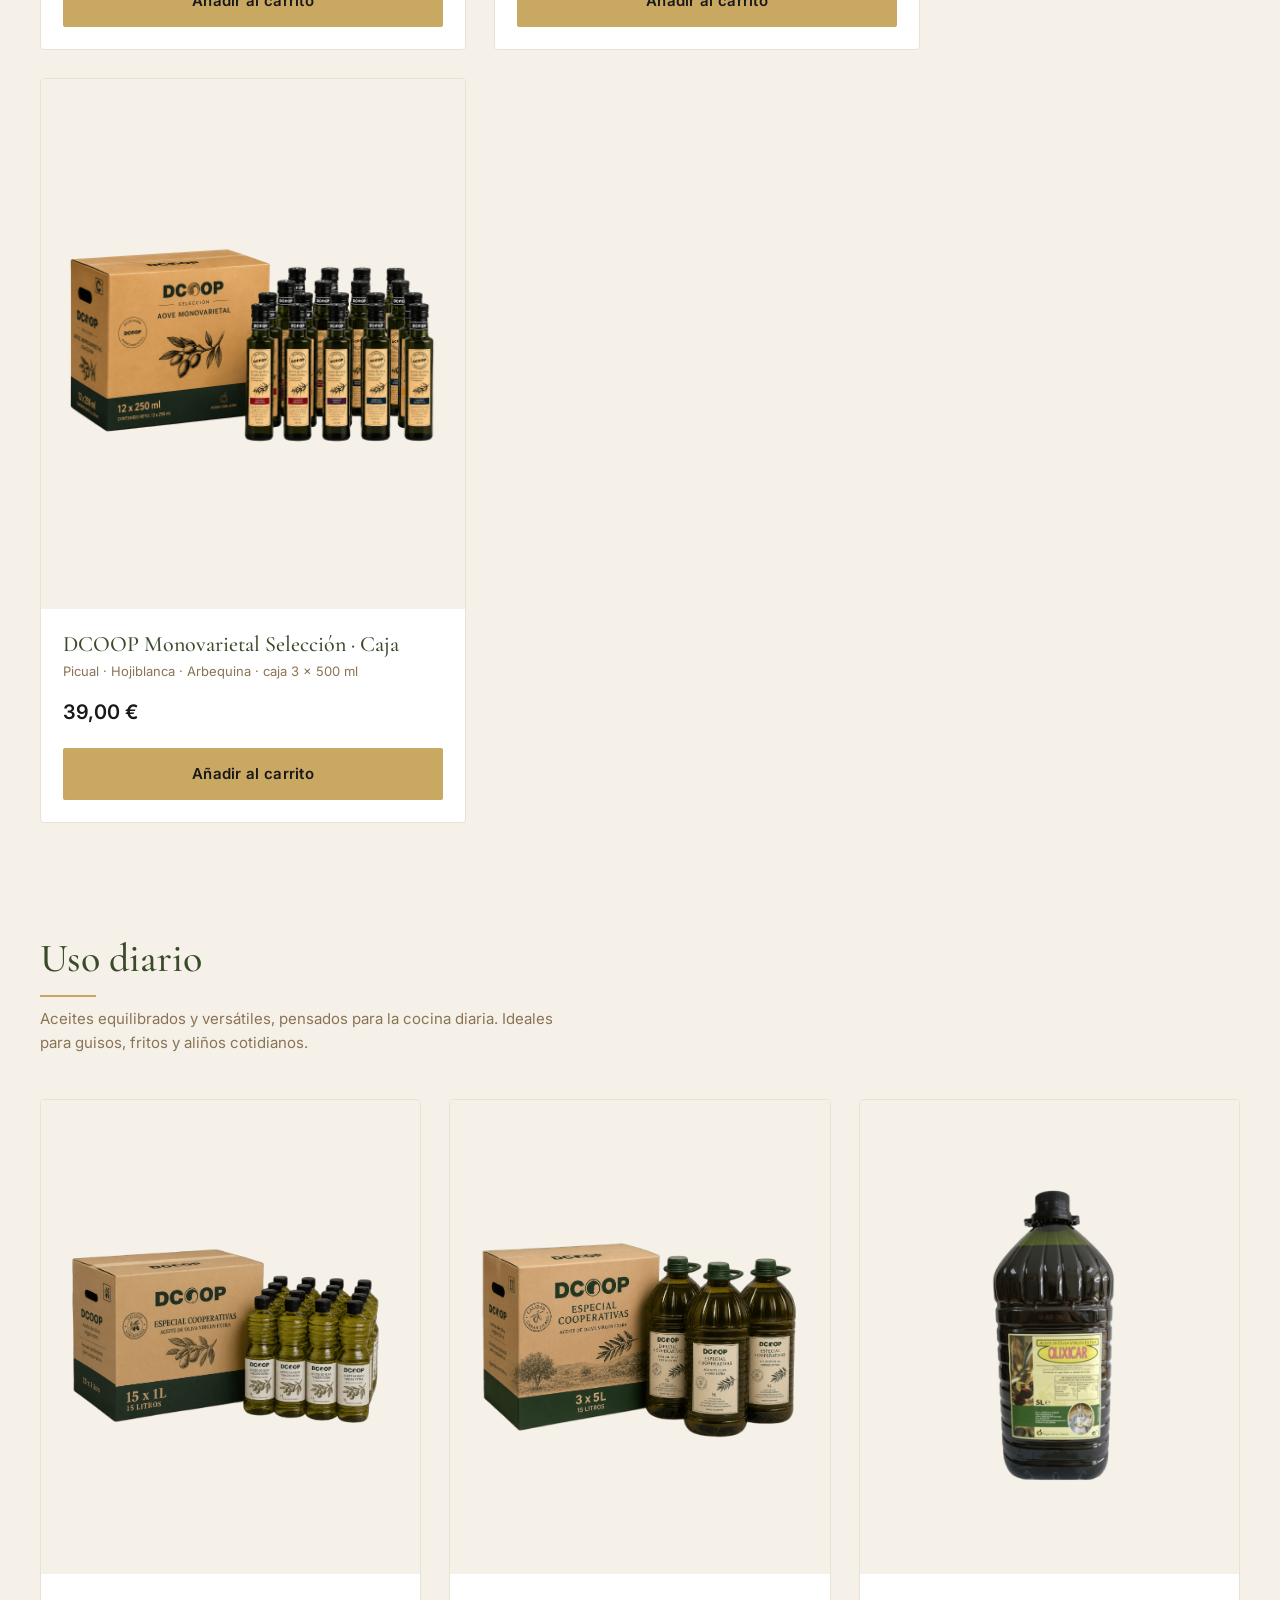
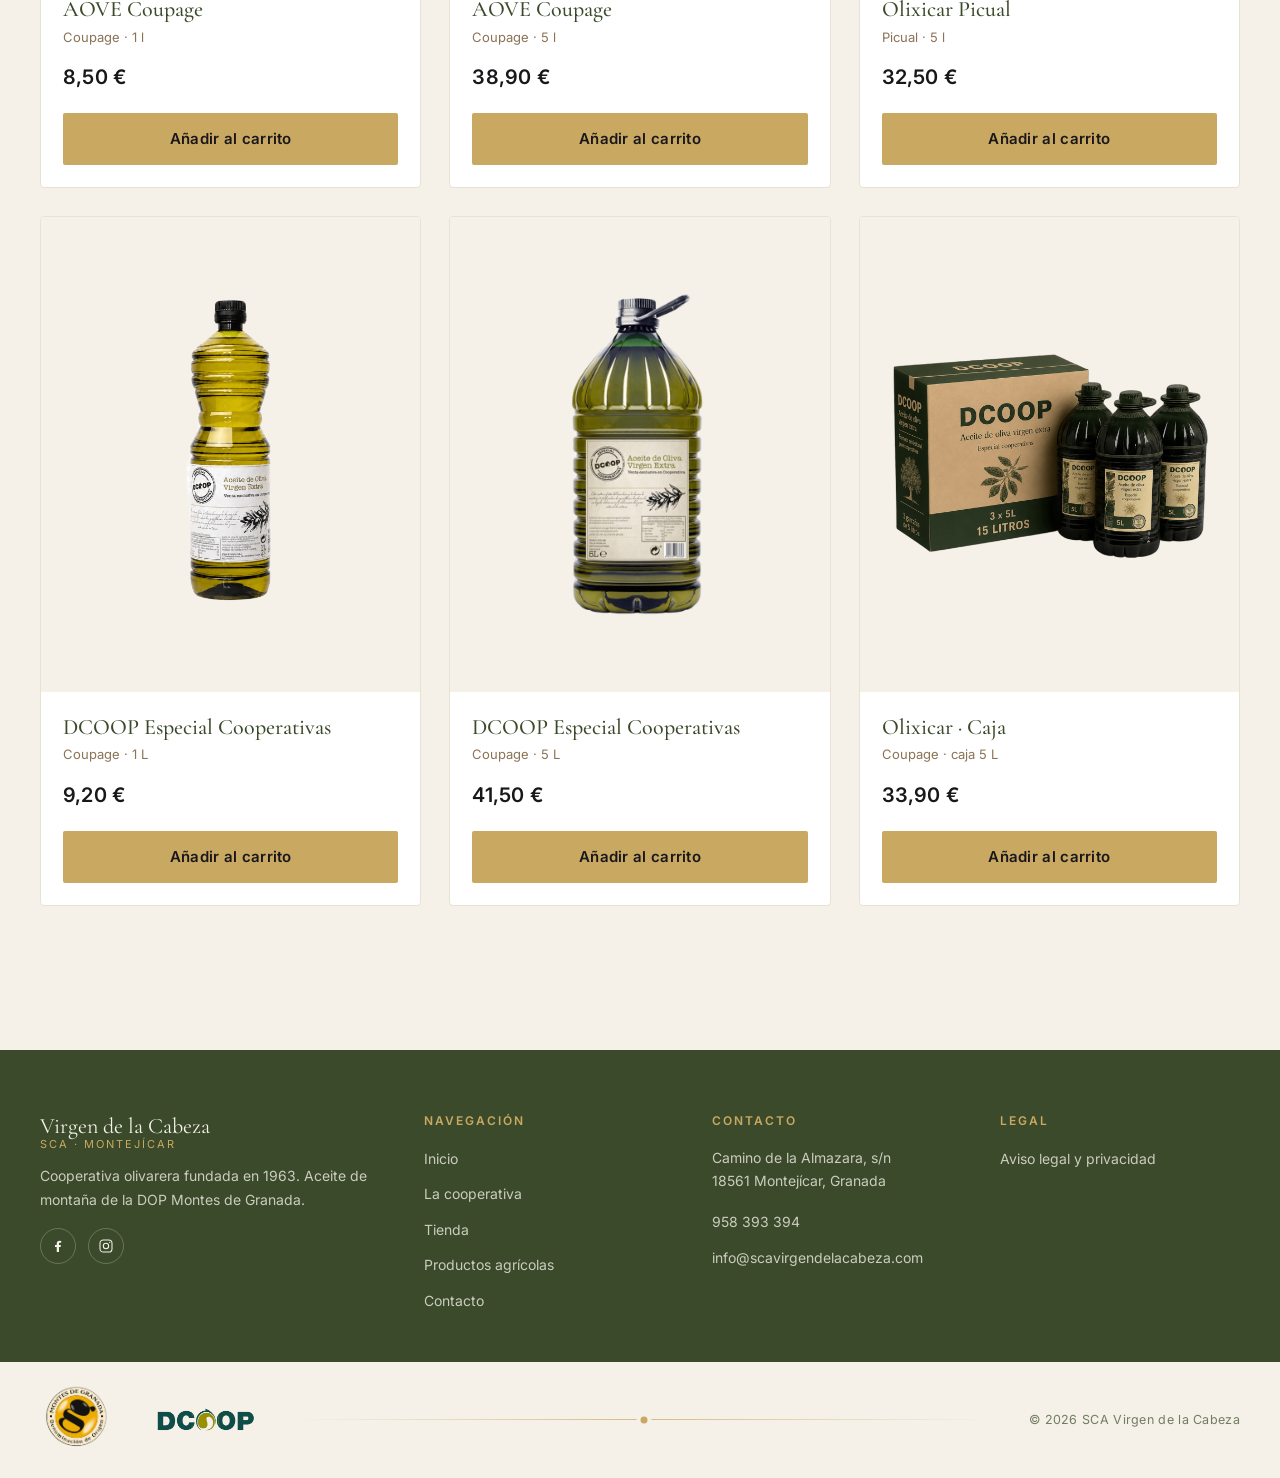
<file: tienda.html>
<!DOCTYPE html>
<html lang="es">
<head>
  <meta charset="UTF-8" />
  <meta name="viewport" content="width=device-width, initial-scale=1.0" />
  <title>Tienda · SCA Virgen de la Cabeza</title>
  <meta name="description" content="Compra aceite de oliva virgen extra directamente desde nuestra cooperativa en Montejícar. Venta directa en origen. DOP Montes de Granada." />

  <!-- Google Fonts: Cormorant Garamond (titular) + Inter (cuerpo) -->
  <link rel="preconnect" href="https://fonts.googleapis.com" />
  <link rel="preconnect" href="https://fonts.gstatic.com" crossorigin />
  <link href="https://fonts.googleapis.com/css2?family=Cormorant+Garamond:wght@400;500;600&family=Inter:wght@400;500;600;700&display=swap" rel="stylesheet" />

  <!-- Hojas de estilo: orden global → componentes → página actual -->
  <link rel="stylesheet" href="styles/global.css" />
  <link rel="stylesheet" href="styles/componentes.css" />
  <link rel="stylesheet" href="styles/paginas.css" />
</head>

<body>

  <!-- ============================================================
       HEADER GLOBAL (igual que el resto del sitio)
       ============================================================ -->
  <header class="encabezado" role="banner">
    <div class="contenedor encabezado__inner">
      <a href="index.html" class="encabezado__logo" aria-label="SCA Virgen de la Cabeza — Inicio">
        <img src="assets/images/icons/LogoSCA.png" alt="" class="encabezado__logo-icono" aria-hidden="true" />
        <span>
          <span class="encabezado__logo-marca">Virgen de la Cabeza</span>
          <span class="encabezado__logo-sub">SCA · Montejícar</span>
        </span>
      </a>

      <nav class="encabezado__nav" aria-label="Navegación principal">
        <ul class="encabezado__nav-lista">
          <li><a class="encabezado__nav-link" href="index.html">Inicio</a></li>
          <li><a class="encabezado__nav-link" href="la-cooperativa.html">La cooperativa</a></li>
          <li><a class="encabezado__nav-link" href="tienda.html" aria-current="page">Tienda</a></li>
          <li><a class="encabezado__nav-link" href="productos-agricolas.html">Productos agrícolas</a></li>
          <li><a class="encabezado__nav-link" href="contacto.html">Contacto</a></li>
        </ul>
      </nav>

      <div class="encabezado__acciones">
        <div class="encabezado__acceso">
          <button id="abrir-acceso" class="encabezado__acceso-boton" type="button"
                  aria-controls="acceso-panel" aria-expanded="false" aria-label="Acceso socios">
            <svg viewBox="0 0 24 24" fill="none" stroke="currentColor" stroke-width="1.8" stroke-linecap="round" stroke-linejoin="round" aria-hidden="true">
              <circle cx="12" cy="8" r="4"/>
              <path d="M4 21c0-4.4 3.6-8 8-8s8 3.6 8 8"/>
            </svg>
          </button>

          <div id="acceso-panel" class="acceso-panel" role="dialog" aria-modal="false" aria-labelledby="acceso-titulo" aria-hidden="true">
            <h2 id="acceso-titulo" class="acceso-panel__titulo">Acceso socios</h2>
            <p class="acceso-panel__subtitulo">Entra en tu área privada</p>

            <form class="acceso-form" novalidate>
              <div class="acceso-form__campo">
                <label class="acceso-form__etiqueta" for="acceso-usuario">Nº de socio o email</label>
                <input class="acceso-form__input" type="text" id="acceso-usuario" name="usuario"
                       autocomplete="username"/>
              </div>
              <div class="acceso-form__campo">
                <label class="acceso-form__etiqueta" for="acceso-clave">Contraseña</label>
                <input class="acceso-form__input" type="password" id="acceso-clave" name="contrasena"
                       autocomplete="current-password" placeholder="••••••••" />
              </div>
              <button class="boton boton--primario acceso-form__boton" type="submit">Iniciar sesión</button>
              <a class="acceso-form__olvido" href="#">¿Has olvidado tu contraseña?</a>
            </form>

            <p class="acceso-panel__pie"><strong>Virgen de la Cabeza</strong> · Socios</p>
          </div>
        </div>

        <a href="carrito.html" class="encabezado__carrito" aria-label="Ver carrito">
          <svg class="encabezado__carrito-icono" viewBox="0 0 24 24" fill="none" stroke="currentColor" stroke-width="1.8" stroke-linecap="round" stroke-linejoin="round" aria-hidden="true">
            <path d="M3 4h2l2.4 12.2a2 2 0 0 0 2 1.8h7.6a2 2 0 0 0 2-1.6L21 8H6" />
            <circle cx="9" cy="20" r="1.5" />
            <circle cx="17" cy="20" r="1.5" />
          </svg>
          <span class="encabezado__carrito-contador" data-contador-carrito data-cantidad="0">0</span>
        </a>

        <button id="abrir-menu-movil" class="encabezado__hamburguesa" type="button" aria-controls="menu-movil" aria-expanded="false" aria-label="Abrir menú">
          <span></span>
          <span></span>
          <span></span>
        </button>
      </div>
    </div>

    <!-- Panel móvil (sólo se ve cuando aria-hidden="false") -->
    <div id="menu-movil" class="menu-movil" aria-hidden="true">
      <nav aria-label="Navegación móvil">
        <ul class="menu-movil__lista">
          <li><a class="menu-movil__link" href="index.html">Inicio</a></li>
          <li><a class="menu-movil__link" href="la-cooperativa.html">La cooperativa</a></li>
          <li><a class="menu-movil__link" href="tienda.html">Tienda</a></li>
          <li><a class="menu-movil__link" href="productos-agricolas.html">Productos agrícolas</a></li>
          <li><a class="menu-movil__link" href="contacto.html">Contacto</a></li>
        </ul>
      </nav>
    </div>
  </header>

  <main id="contenido">

    <!-- ============================================================
         BLOQUE 1 — HERO CORTO (~40vh)
         Imagen de aceitunas/almazara con velo oscuro.
         Sin botón: el usuario hace scroll y entra en las categorías.
         ============================================================ -->
    <section class="tienda-hero" aria-labelledby="tienda-hero-titulo">
      <img class="tienda-hero__media"
           src="assets/images/hero/hero-fallback.jpg"
           alt=""
           aria-hidden="true" />
      <div class="tienda-hero__velo" aria-hidden="true"></div>

      <div class="contenedor tienda-hero__contenido">
        <span class="eyebrow tienda-hero__eyebrow">Venta directa en origen</span>
        <h1 id="tienda-hero-titulo" class="tienda-hero__titulo">Compra aceite directamente en origen</h1>
        <p class="tienda-hero__subtitulo">
          Recibe en casa el aceite de oliva virgen extra de nuestra cooperativa.
          Venta directa desde Montejícar, en el corazón de los Montes de Granada.
        </p>
      </div>
    </section>

    <!-- ============================================================
         BLOQUES 3-5 — TRES CATEGORÍAS DE ACEITES
         Misma estructura: título + descripción breve + grid de tarjetas.
         Los datos completos de cada producto viven en data-* sobre la
         tarjeta y los recoge scripts/catalogo.js para alimentar el modal.
         ============================================================ -->
    <div class="tienda-categorias">
      <div class="contenedor">

        <!-- ── Categoría 3: Para regalar ────────────────────────── -->
        <section class="categoria al-aparecer" aria-labelledby="cat-regalar">
          <header class="categoria__cabecera">
            <h2 id="cat-regalar" class="categoria__titulo">Edición limitada</h2>
            <p class="categoria__descripcion">
              Nuestras referencias más cuidadas, en formatos y presentaciones especiales.
              Producción limitada de campaña, también perfectas para regalar.
            </p>
          </header>

          <div class="categoria__grid categoria__grid--dos">

            <!-- Único Frutado 500 ml -->
            <article class="tarjeta-aceite al-aparecer-hijo"
              data-producto
              data-id="unico-frutado-500"
              data-nombre="Único Frutado"
              data-variedad="Hojiblanca temprana"
              data-formato="500 ml"
              data-precio="18.90"
              data-imagen="assets/images/products/AoveUnicoFrutadoProduccionLimitada.png"
              data-intensidad="75"
              data-perfil="Frutado · Amargor medio · Cuerpo"
              data-frutado="85"
              data-amargor="60"
              data-picor="70"
              data-edicion-limitada="true"
              data-descripcion="Hojiblanca de recolección temprana, seleccionada de los mejores lotes del inicio de campaña. Cuerpo, vigor y un frutado intenso que solo aparece en las primeras semanas de molienda. Edición limitada."
              data-uso="Perfecto en crudo: pan tostado, jamón, solomillo a la plancha.">
              <button class="tarjeta-aceite__abrir" type="button" aria-label="Ver detalle de Único Frutado 500 ml"></button>
              <div class="tarjeta-aceite__imagen-wrapper">
                <span class="chip chip--destacado tarjeta-aceite__sello">Edición limitada</span>
                <img class="tarjeta-aceite__imagen"
                  src="assets/images/products/AoveUnicoFrutadoProduccionLimitada.png"
                  alt="Botella de Único Frutado Hojiblanca temprana 500 ml"
                  loading="lazy" />
              </div>
              <div class="tarjeta-aceite__cuerpo">
                <h3 class="tarjeta-aceite__nombre">Único Frutado</h3>
                <p class="tarjeta-aceite__meta">Hojiblanca temprana · 500 ml</p>
                <p class="tarjeta-aceite__precio">18,90&nbsp;€</p>
                <button class="boton boton--primario tarjeta-aceite__cta" type="button" data-anyadir>
                  Añadir al carrito
                </button>
              </div>
            </article>

            <!-- Único Frutado estuche regalo -->
            <article class="tarjeta-aceite al-aparecer-hijo"
              data-producto
              data-id="unico-frutado-estuche"
              data-nombre="Único Frutado · Estuche regalo"
              data-variedad="Hojiblanca temprana"
              data-formato="Estuche · 500 ml"
              data-precio="24.50"
              data-imagen="assets/images/products/AOVE_DCOOP_UNICO_COUPAGE_FRUTADO_ESTUCHE.png"
              data-intensidad="75"
              data-perfil="Frutado · Amargor medio · Cuerpo"
              data-frutado="85"
              data-amargor="60"
              data-picor="70"
              data-edicion-limitada="true"
              data-descripcion="La misma hojiblanca temprana de nuestro Único Frutado, presentada en estuche de regalo. Acabado cuidado para una ocasión especial: cumpleaños, agradecimientos, fechas señaladas."
              data-uso="El regalo seguro para alguien al que le importa lo que come.">
              <button class="tarjeta-aceite__abrir" type="button" aria-label="Ver detalle de Único Frutado estuche regalo"></button>
              <div class="tarjeta-aceite__imagen-wrapper">
                <span class="chip chip--destacado tarjeta-aceite__sello">Edición limitada</span>
                <img class="tarjeta-aceite__imagen"
                  src="assets/images/products/AOVE_DCOOP_UNICO_COUPAGE_FRUTADO_ESTUCHE.png"
                  alt="Estuche regalo de Único Frutado Hojiblanca temprana"
                  loading="lazy" />
              </div>
              <div class="tarjeta-aceite__cuerpo">
                <h3 class="tarjeta-aceite__nombre">Único Frutado · Estuche regalo</h3>
                <p class="tarjeta-aceite__meta">Hojiblanca temprana · estuche 500 ml</p>
                <p class="tarjeta-aceite__precio">24,50&nbsp;€</p>
                <button class="boton boton--primario tarjeta-aceite__cta" type="button" data-anyadir>
                  Añadir al carrito
                </button>
              </div>
            </article>

            <!-- Único Coupage Frutado · Caja -->
            <article class="tarjeta-aceite al-aparecer-hijo"
              data-producto
              data-id="unico-coupage-frutado-caja"
              data-nombre="Único Coupage Frutado · Caja"
              data-variedad="Coupage frutado"
              data-formato="Caja · 6 botellas 500 ml"
              data-precio="108.00"
              data-imagen="assets/images/products/AOVE_DCOOP_UNICO_COUPAGE_FRUTADO_CAJA.png"
              data-intensidad="78"
              data-perfil="Frutado intenso · Cuerpo · Equilibrio"
              data-frutado="85"
              data-amargor="60"
              data-picor="70"
              data-edicion-limitada="true"
              data-descripcion="Caja de seis botellas del Único Coupage Frutado. Coupage de aceitunas tempranas seleccionadas, con un frutado intenso y un equilibrio cuidado. Pensado para hostelería, regalos corporativos o para tener provisión en casa de un AOVE excepcional."
              data-uso="Provisión anual para una mesa exigente. También una opción elegante de regalo de empresa.">
              <button class="tarjeta-aceite__abrir" type="button" aria-label="Ver detalle de Único Coupage Frutado caja"></button>
              <div class="tarjeta-aceite__imagen-wrapper">
                <span class="chip chip--destacado tarjeta-aceite__sello">Edición limitada</span>
                <img class="tarjeta-aceite__imagen"
                  src="assets/images/products/AOVE_DCOOP_UNICO_COUPAGE_FRUTADO_CAJA.png"
                  alt="Caja de seis botellas de Único Coupage Frutado 500 ml"
                  loading="lazy" />
              </div>
              <div class="tarjeta-aceite__cuerpo">
                <h3 class="tarjeta-aceite__nombre">Único Coupage Frutado · Caja</h3>
                <p class="tarjeta-aceite__meta">Coupage frutado · caja 6 × 500 ml</p>
                <p class="tarjeta-aceite__precio">108,00&nbsp;€</p>
                <button class="boton boton--primario tarjeta-aceite__cta" type="button" data-anyadir>
                  Añadir al carrito
                </button>
              </div>
            </article>

          </div>
        </section>

        <!-- ── Categoría 2: Para disfrutar en crudo ─────────────── -->
        <section class="categoria al-aparecer" aria-labelledby="cat-crudo">
          <header class="categoria__cabecera">
            <h2 id="cat-crudo" class="categoria__titulo">Selección</h2>
            <p class="categoria__descripcion">
              Monovarietales con carácter, para realzar platos en crudo.
              Tostadas, ensaladas, carpaccios, gazpachos.
            </p>
          </header>

          <div class="categoria__grid categoria__grid--dos">

            <!-- DCOOP Selección Picual 500 ml -->
            <article class="tarjeta-aceite al-aparecer-hijo"
              data-producto
              data-id="dcoop-seleccion-500"
              data-nombre="DCOOP Selección Picual"
              data-variedad="Picual"
              data-formato="500 ml"
              data-precio="11.90"
              data-imagen="assets/images/products/AOVE_MONOVARIETAL_DCOOP_SELECCION_ESTUCHE-Photoroom.png"
              data-intensidad="80"
              data-perfil="Robusto · Profundo · Picor alto"
              data-frutado="75"
              data-amargor="70"
              data-picor="80"
              data-descripcion="Selección de la mejor picual del grupo cooperativo DCOOP. Frutado verde marcado, amargor y picor altos perfectamente integrados. Un aceite para los que disfrutan del carácter."
              data-uso="Perfecto para tostadas, ensaladas de tomate, gazpachos y carpaccios.">
              <button class="tarjeta-aceite__abrir" type="button" aria-label="Ver detalle de DCOOP Selección Picual 500 ml"></button>
              <div class="tarjeta-aceite__imagen-wrapper">
                <img class="tarjeta-aceite__imagen"
                  src="assets/images/products/AOVE_MONOVARIETAL_DCOOP_SELECCION_ESTUCHE-Photoroom.png"
                  alt="Botella de DCOOP Selección Picual 500 ml"
                  loading="lazy" />
              </div>
              <div class="tarjeta-aceite__cuerpo">
                <h3 class="tarjeta-aceite__nombre">DCOOP Selección Picual</h3>
                <p class="tarjeta-aceite__meta">Picual · 500 ml</p>
                <p class="tarjeta-aceite__precio">11,90&nbsp;€</p>
                <button class="boton boton--primario tarjeta-aceite__cta" type="button" data-anyadir>
                  Añadir al carrito
                </button>
              </div>
            </article>

            <!-- Olixicar Picual 500 ml -->
            <article class="tarjeta-aceite al-aparecer-hijo"
              data-producto
              data-id="olixicar-500"
              data-nombre="Olixicar Picual"
              data-variedad="Picual"
              data-formato="500 ml"
              data-precio="6.90"
              data-imagen="assets/images/products/AoveDCOOP_SelecctionPicual_250ml.png"
              data-intensidad="70"
              data-perfil="Intenso · Picual · Vigoroso"
              data-frutado="60"
              data-amargor="55"
              data-picor="60"
              data-descripcion="Versión 500 ml del Olixicar, picual monovarietal vigoroso. Botella manejable para tener cerca de la encimera y darle uso a diario en crudo."
              data-uso="Perfecto para tostadas, ensaladas y para terminar un buen guiso fuera del fuego.">
              <button class="tarjeta-aceite__abrir" type="button" aria-label="Ver detalle de Olixicar Picual 500 ml"></button>
              <div class="tarjeta-aceite__imagen-wrapper">
                <img class="tarjeta-aceite__imagen"
                  src="assets/images/products/AoveDCOOP_SelecctionPicual_250ml.png"
                  alt="Botella de Olixicar Picual 500 ml"
                  loading="lazy" />
              </div>
              <div class="tarjeta-aceite__cuerpo">
                <h3 class="tarjeta-aceite__nombre">Olixicar Picual</h3>
                <p class="tarjeta-aceite__meta">Picual · 500 ml</p>
                <p class="tarjeta-aceite__precio">6,90&nbsp;€</p>
                <button class="boton boton--primario tarjeta-aceite__cta" type="button" data-anyadir>
                  Añadir al carrito
                </button>
              </div>
            </article>

            <!-- DCOOP Selección Arbequina 250 ml -->
            <article class="tarjeta-aceite al-aparecer-hijo"
              data-producto
              data-id="dcoop-seleccion-arbequina-250"
              data-nombre="DCOOP Selección Arbequina"
              data-variedad="Arbequina"
              data-formato="250 ml"
              data-precio="6.50"
              data-imagen="assets/images/products/AoveDCOOP_SelecctionArbequina_250ml.png"
              data-intensidad="40"
              data-perfil="Dulce · Aromático · Suave"
              data-frutado="55"
              data-amargor="25"
              data-picor="25"
              data-descripcion="Arbequina monovarietal, suave y muy aromática. La opción más amable de la gama: poco amarga, con un final dulce y notas a plátano y almendra fresca."
              data-uso="Repostería, ensaladas suaves, pescados blancos al horno. Buena puerta de entrada al mundo del AOVE.">
              <button class="tarjeta-aceite__abrir" type="button" aria-label="Ver detalle de DCOOP Selección Arbequina 250 ml"></button>
              <div class="tarjeta-aceite__imagen-wrapper">
                <img class="tarjeta-aceite__imagen"
                  src="assets/images/products/AoveDCOOP_SelecctionArbequina_250ml.png"
                  alt="Botella de DCOOP Selección Arbequina 250 ml"
                  loading="lazy" />
              </div>
              <div class="tarjeta-aceite__cuerpo">
                <h3 class="tarjeta-aceite__nombre">DCOOP Selección Arbequina</h3>
                <p class="tarjeta-aceite__meta">Arbequina · 250 ml</p>
                <p class="tarjeta-aceite__precio">6,50&nbsp;€</p>
                <button class="boton boton--primario tarjeta-aceite__cta" type="button" data-anyadir>
                  Añadir al carrito
                </button>
              </div>
            </article>

            <!-- DCOOP Selección Hojiblanca 250 ml -->
            <article class="tarjeta-aceite al-aparecer-hijo"
              data-producto
              data-id="dcoop-seleccion-hojiblanca-250"
              data-nombre="DCOOP Selección Hojiblanca"
              data-variedad="Hojiblanca"
              data-formato="250 ml"
              data-precio="6.50"
              data-imagen="assets/images/products/AoveDCOOP_SelecctionHojiblanca_250ml.png"
              data-intensidad="55"
              data-perfil="Equilibrado · Elegante · Almendrado"
              data-frutado="60"
              data-amargor="45"
              data-picor="40"
              data-descripcion="Hojiblanca monovarietal: más suave que la picual, con notas finas a manzana verde y almendra. Un aceite elegante para platos cuidados."
              data-uso="Pescados blancos al horno, carpaccios de verduras o un buen tomate de temporada en aceite.">
              <button class="tarjeta-aceite__abrir" type="button" aria-label="Ver detalle de DCOOP Selección Hojiblanca 250 ml"></button>
              <div class="tarjeta-aceite__imagen-wrapper">
                <img class="tarjeta-aceite__imagen"
                  src="assets/images/products/AoveDCOOP_SelecctionHojiblanca_250ml.png"
                  alt="Botella de DCOOP Selección Hojiblanca 250 ml"
                  loading="lazy" />
              </div>
              <div class="tarjeta-aceite__cuerpo">
                <h3 class="tarjeta-aceite__nombre">DCOOP Selección Hojiblanca</h3>
                <p class="tarjeta-aceite__meta">Hojiblanca · 250 ml</p>
                <p class="tarjeta-aceite__precio">6,50&nbsp;€</p>
                <button class="boton boton--primario tarjeta-aceite__cta" type="button" data-anyadir>
                  Añadir al carrito
                </button>
              </div>
            </article>

            <!-- DCOOP Especial · Lata 3 L (para crudo) -->
            <article class="tarjeta-aceite al-aparecer-hijo"
              data-producto
              data-id="dcoop-especial-lata-3l"
              data-nombre="DCOOP Especial · Lata"
              data-variedad="Coupage"
              data-formato="Lata 3 L"
              data-precio="26.90"
              data-imagen="assets/images/products/AOVE_DCOOP_LATA_3L.png"
              data-intensidad="45"
              data-perfil="Equilibrado · Estable · Limpio"
              data-frutado="55"
              data-amargor="40"
              data-picor="40"
              data-descripcion="Coupage DCOOP Especial Cooperativas en lata de 3 litros. Formato práctico para cocinas profesionales o consumo intensivo: la lata protege el aceite mejor que el plástico."
              data-uso="Restauración y hostelería: aliños, terminados al plato, pan con aceite en barra.">
              <button class="tarjeta-aceite__abrir" type="button" aria-label="Ver detalle de DCOOP Especial Lata 3 L"></button>
              <div class="tarjeta-aceite__imagen-wrapper">
                <img class="tarjeta-aceite__imagen"
                  src="assets/images/products/AOVE_DCOOP_LATA_3L.png"
                  alt="Lata de 3 litros de DCOOP Especial Coupage"
                  loading="lazy" />
              </div>
              <div class="tarjeta-aceite__cuerpo">
                <h3 class="tarjeta-aceite__nombre">DCOOP Especial · Lata</h3>
                <p class="tarjeta-aceite__meta">Coupage · lata 3 L</p>
                <p class="tarjeta-aceite__precio">26,90&nbsp;€</p>
                <button class="boton boton--primario tarjeta-aceite__cta" type="button" data-anyadir>
                  Añadir al carrito
                </button>
              </div>
            </article>

            <!-- DCOOP Especial Cooperativas · Botella en estuche -->
            <article class="tarjeta-aceite al-aparecer-hijo"
              data-producto
              data-id="dcoop-especial-cooperativas-estuche"
              data-nombre="DCOOP Especial Cooperativas"
              data-variedad="Coupage"
              data-formato="Botella 750 ml"
              data-precio="9.20"
              data-imagen="assets/images/products/AceiteDeOlivaVirgenExtraEspecial.png"
              data-intensidad="45"
              data-perfil="Equilibrado · Estable · Versátil"
              data-frutado="55"
              data-amargor="40"
              data-picor="40"
              data-descripcion="Línea Especial Cooperativas de DCOOP en botella. Un virgen extra estable y de calidad consistente, presentado para uso en mesa."
              data-uso="Aliños, tostadas y ensaladas del día a día.">
              <button class="tarjeta-aceite__abrir" type="button" aria-label="Ver detalle de DCOOP Especial Cooperativas"></button>
              <div class="tarjeta-aceite__imagen-wrapper">
                <img class="tarjeta-aceite__imagen"
                  src="assets/images/products/AceiteDeOlivaVirgenExtraEspecial.png"
                  alt="Botella de DCOOP Especial Cooperativas"
                  loading="lazy" />
              </div>
              <div class="tarjeta-aceite__cuerpo">
                <h3 class="tarjeta-aceite__nombre">DCOOP Especial Cooperativas</h3>
                <p class="tarjeta-aceite__meta">Coupage · botella</p>
                <p class="tarjeta-aceite__precio">9,20&nbsp;€</p>
                <button class="boton boton--primario tarjeta-aceite__cta" type="button" data-anyadir>
                  Añadir al carrito
                </button>
              </div>
            </article>

            <!-- DCOOP Monovarietal Selección · Caja -->
            <article class="tarjeta-aceite al-aparecer-hijo"
              data-producto
              data-id="dcoop-monovarietal-seleccion-caja"
              data-nombre="DCOOP Monovarietal Selección · Caja"
              data-variedad="Monovarietal"
              data-formato="Caja · 3 estuches 500 ml"
              data-precio="39.00"
              data-imagen="assets/images/products/AOVE_MONOVARIETAL_DCOOP_SELECCION_CAJA.png"
              data-intensidad="75"
              data-perfil="Picual · Hojiblanca · Arbequina"
              data-frutado="70"
              data-amargor="55"
              data-picor="55"
              data-descripcion="Una caja con los tres monovarietales de la línea Selección: picual, hojiblanca y arbequina. Pensada para comparar variedades en una misma comida o para regalar a quien quiere descubrir matices."
              data-uso="Una cata en casa: tostadas, tomate y pan. También un regalo redondo.">
              <button class="tarjeta-aceite__abrir" type="button" aria-label="Ver detalle de DCOOP Monovarietal Selección caja"></button>
              <div class="tarjeta-aceite__imagen-wrapper">
                <img class="tarjeta-aceite__imagen"
                  src="assets/images/products/AOVE_MONOVARIETAL_DCOOP_SELECCION_CAJA.png"
                  alt="Caja de tres estuches DCOOP Monovarietal Selección"
                  loading="lazy" />
              </div>
              <div class="tarjeta-aceite__cuerpo">
                <h3 class="tarjeta-aceite__nombre">DCOOP Monovarietal Selección · Caja</h3>
                <p class="tarjeta-aceite__meta">Picual · Hojiblanca · Arbequina · caja 3 × 500 ml</p>
                <p class="tarjeta-aceite__precio">39,00&nbsp;€</p>
                <button class="boton boton--primario tarjeta-aceite__cta" type="button" data-anyadir>
                  Añadir al carrito
                </button>
              </div>
            </article>

          </div>
        </section>

        <!-- ── Categoría 1: Para el día a día ──────────────────── -->
        <section class="categoria al-aparecer" aria-labelledby="cat-dia-a-dia">
          <header class="categoria__cabecera">
            <h2 id="cat-dia-a-dia" class="categoria__titulo">Uso diario</h2>
            <p class="categoria__descripcion">
              Aceites equilibrados y versátiles, pensados para la cocina diaria.
              Ideales para guisos, fritos y aliños cotidianos.
            </p>
          </header>

          <div class="categoria__grid">

            <!-- AOVE Coupage 1 kg -->
            <article class="tarjeta-aceite al-aparecer-hijo"
              data-producto
              data-id="coupage-1kg"
              data-nombre="AOVE Coupage"
              data-variedad="Coupage"
              data-formato="1 l"
              data-precio="8.50"
              data-imagen="assets/images/products/AOVE_DCOOP_ESPECIAL_COOPERATIVAS_CAJA_1L.png"
              data-intensidad="38"
              data-perfil="Equilibrado · Frutado · Suave"
              data-frutado="50"
              data-amargor="40"
              data-picor="35"
              data-descripcion="Nuestro coupage cooperativa, hecho con las variedades del olivar de Montejícar. Un AOVE equilibrado, sin aristas, pensado para acompañar la cocina diaria sin imponerse."
              data-uso="Perfecto para guisos, sofritos, fritos y aliños cotidianos.">
              <button class="tarjeta-aceite__abrir" type="button" aria-label="Ver detalle de AOVE Coupage 1 l"></button>
              <div class="tarjeta-aceite__imagen-wrapper">
                <img class="tarjeta-aceite__imagen"
                  src="assets/images/products/AOVE_DCOOP_ESPECIAL_COOPERATIVAS_CAJA_1L.png"
                  alt="Botella de AOVE Coupage 1 l"
                  loading="lazy" />
              </div>
              <div class="tarjeta-aceite__cuerpo">
                <h3 class="tarjeta-aceite__nombre">AOVE Coupage</h3>
                <p class="tarjeta-aceite__meta">Coupage · 1 l</p>
                <p class="tarjeta-aceite__precio">8,50&nbsp;€</p>
                <button class="boton boton--primario tarjeta-aceite__cta" type="button" data-anyadir>
                  Añadir al carrito
                </button>
              </div>
            </article>

            <!-- AOVE Coupage 5 kg -->
            <article class="tarjeta-aceite al-aparecer-hijo"
              data-producto
              data-id="coupage-5kg"
              data-nombre="AOVE Coupage"
              data-variedad="Coupage"
              data-formato="5 l"
              data-precio="38.90"
              data-imagen="assets/images/products/AOVE_DCOOP_ESPECIAL_COOPERATIVAS_CAJA_5L.png"
              data-intensidad="38"
              data-perfil="Equilibrado · Frutado · Suave"
              data-frutado="50"
              data-amargor="40"
              data-picor="35"
              data-descripcion="Formato familiar de nuestro coupage. Misma calidad equilibrada que el de 1 l en una garrafa pensada para el consumo intensivo en casa o en hostelería."
              data-uso="Perfecto para guisos, sofritos, fritos y aliños cotidianos.">
              <button class="tarjeta-aceite__abrir" type="button" aria-label="Ver detalle de AOVE Coupage 5 l"></button>
              <div class="tarjeta-aceite__imagen-wrapper">
                <img class="tarjeta-aceite__imagen"
                  src="assets/images/products/AOVE_DCOOP_ESPECIAL_COOPERATIVAS_CAJA_5L.png"
                  alt="Garrafa de AOVE Coupage 5 l"
                  loading="lazy" />
              </div>
              <div class="tarjeta-aceite__cuerpo">
                <h3 class="tarjeta-aceite__nombre">AOVE Coupage</h3>
                <p class="tarjeta-aceite__meta">Coupage · 5 l</p>
                <p class="tarjeta-aceite__precio">38,90&nbsp;€</p>
                <button class="boton boton--primario tarjeta-aceite__cta" type="button" data-anyadir>
                  Añadir al carrito
                </button>
              </div>
            </article>

            <!-- Olixicar Picual 5 kg -->
            <article class="tarjeta-aceite al-aparecer-hijo"
              data-producto
              data-id="olixicar-5kg"
              data-nombre="Olixicar Picual"
              data-variedad="Picual"
              data-formato="5 l"
              data-precio="32.50"
              data-imagen="assets/images/products/AceiteDeOlivaVirgenExtraOlixicar.png"
              data-intensidad="70"
              data-perfil="Intenso · Picual · Vigoroso"
              data-frutado="60"
              data-amargor="55"
              data-picor="60"
              data-descripcion="Picual monovarietal en formato familiar. Carácter robusto del olivar andaluz para quien busca un aceite con personalidad para el día a día."
              data-uso="Perfecto para guisos, sofritos y para dar un toque firme a platos cocinados.">
              <button class="tarjeta-aceite__abrir" type="button" aria-label="Ver detalle de Olixicar Picual 5 l"></button>
              <div class="tarjeta-aceite__imagen-wrapper">
                <img class="tarjeta-aceite__imagen"
                  src="assets/images/products/AceiteDeOlivaVirgenExtraOlixicar.png"
                  alt="Garrafa de Olixicar Picual 5 l"
                  loading="lazy" />
              </div>
              <div class="tarjeta-aceite__cuerpo">
                <h3 class="tarjeta-aceite__nombre">Olixicar Picual</h3>
                <p class="tarjeta-aceite__meta">Picual · 5 l</p>
                <p class="tarjeta-aceite__precio">32,50&nbsp;€</p>
                <button class="boton boton--primario tarjeta-aceite__cta" type="button" data-anyadir>
                  Añadir al carrito
                </button>
              </div>
            </article>

            <!-- DCOOP Especial Cooperativas · Botella 1 L -->
            <article class="tarjeta-aceite al-aparecer-hijo"
              data-producto
              data-id="dcoop-especial-cooperativas-1l"
              data-nombre="DCOOP Especial Cooperativas"
              data-variedad="Coupage"
              data-formato="Botella 1 L"
              data-precio="9.20"
              data-imagen="assets/images/products/AceiteDeOlivaVirgenExtra1L.png"
              data-intensidad="40"
              data-perfil="Equilibrado · Frutado · Suave"
              data-frutado="50"
              data-amargor="40"
              data-picor="35"
              data-descripcion="Línea Especial Cooperativas de DCOOP en formato 1 L. Un virgen extra estable y de calidad consistente, pensado para la cocina del día a día."
              data-uso="Guisos, fritos, sofritos y aliños diarios. Un aceite versátil para tener siempre en la encimera.">
              <button class="tarjeta-aceite__abrir" type="button" aria-label="Ver detalle de DCOOP Especial Cooperativas 1 L"></button>
              <div class="tarjeta-aceite__imagen-wrapper">
                <img class="tarjeta-aceite__imagen"
                  src="assets/images/products/AceiteDeOlivaVirgenExtra1L.png"
                  alt="Botella de DCOOP Especial Cooperativas 1 L"
                  loading="lazy" />
              </div>
              <div class="tarjeta-aceite__cuerpo">
                <h3 class="tarjeta-aceite__nombre">DCOOP Especial Cooperativas</h3>
                <p class="tarjeta-aceite__meta">Coupage · 1 L</p>
                <p class="tarjeta-aceite__precio">9,20&nbsp;€</p>
                <button class="boton boton--primario tarjeta-aceite__cta" type="button" data-anyadir>
                  Añadir al carrito
                </button>
              </div>
            </article>

            <!-- DCOOP Especial Cooperativas · Garrafa 5 L -->
            <article class="tarjeta-aceite al-aparecer-hijo"
              data-producto
              data-id="dcoop-especial-cooperativas-5l"
              data-nombre="DCOOP Especial Cooperativas"
              data-variedad="Coupage"
              data-formato="Garrafa 5 L"
              data-precio="41.50"
              data-imagen="assets/images/products/AceiteDeOlivaVirgenExtra5L.png"
              data-intensidad="40"
              data-perfil="Equilibrado · Frutado · Suave"
              data-frutado="50"
              data-amargor="40"
              data-picor="35"
              data-descripcion="Formato familiar de la línea Especial Cooperativas DCOOP. Garrafa de 5 L para el consumo intensivo en casa o cocinas profesionales, sin renunciar a la calidad consistente del coupage cooperativa."
              data-uso="Guisos, fritos, sofritos y aliños diarios en grandes cantidades.">
              <button class="tarjeta-aceite__abrir" type="button" aria-label="Ver detalle de DCOOP Especial Cooperativas 5 L"></button>
              <div class="tarjeta-aceite__imagen-wrapper">
                <img class="tarjeta-aceite__imagen"
                  src="assets/images/products/AceiteDeOlivaVirgenExtra5L.png"
                  alt="Garrafa de DCOOP Especial Cooperativas 5 L"
                  loading="lazy" />
              </div>
              <div class="tarjeta-aceite__cuerpo">
                <h3 class="tarjeta-aceite__nombre">DCOOP Especial Cooperativas</h3>
                <p class="tarjeta-aceite__meta">Coupage · 5 L</p>
                <p class="tarjeta-aceite__precio">41,50&nbsp;€</p>
                <button class="boton boton--primario tarjeta-aceite__cta" type="button" data-anyadir>
                  Añadir al carrito
                </button>
              </div>
            </article>

            <!-- Olixicar · Caja 5 L -->
            <article class="tarjeta-aceite al-aparecer-hijo"
              data-producto
              data-id="olixicar-caja-5l"
              data-nombre="Olixicar · Caja"
              data-variedad="Coupage"
              data-formato="Caja 5 L"
              data-precio="33.90"
              data-imagen="assets/images/products/AOVE_OLIXICAR_5L_CAJA.png"
              data-intensidad="55"
              data-perfil="Versátil · Hostelería · Vigoroso"
              data-frutado="55"
              data-amargor="45"
              data-picor="50"
              data-descripcion="Olixicar en caja de 5 L, pensado para hostelería y consumo intensivo. Formato estable y manejable que protege el aceite mejor que el plástico."
              data-uso="Cocina profesional y consumo familiar diario.">
              <button class="tarjeta-aceite__abrir" type="button" aria-label="Ver detalle de Olixicar caja 5 L"></button>
              <div class="tarjeta-aceite__imagen-wrapper">
                <img class="tarjeta-aceite__imagen"
                  src="assets/images/products/AOVE_OLIXICAR_5L_CAJA.png"
                  alt="Caja de Olixicar 5 L"
                  loading="lazy" />
              </div>
              <div class="tarjeta-aceite__cuerpo">
                <h3 class="tarjeta-aceite__nombre">Olixicar · Caja</h3>
                <p class="tarjeta-aceite__meta">Coupage · caja 5 L</p>
                <p class="tarjeta-aceite__precio">33,90&nbsp;€</p>
                <button class="boton boton--primario tarjeta-aceite__cta" type="button" data-anyadir>
                  Añadir al carrito
                </button>
              </div>
            </article>

          </div>
        </section>

      </div>
    </div>

  </main>

  <!-- ============================================================
       MODAL DE PRODUCTO (oculto hasta que catalogo.js lo activa)
       Se rellena dinámicamente leyendo los data-* de la tarjeta.
       ============================================================ -->
  <div class="modal-producto"
       id="modal-producto"
       role="dialog"
       aria-modal="true"
       aria-labelledby="modal-nombre"
       aria-hidden="true">
    <div class="modal-producto__velo" data-cerrar-modal></div>

    <div class="modal-producto__caja" role="document">
      <button class="modal-producto__cerrar" type="button" data-cerrar-modal aria-label="Cerrar">
        <svg viewBox="0 0 24 24" fill="none" stroke="currentColor" stroke-width="1.8" stroke-linecap="round" aria-hidden="true">
          <line x1="6" y1="6" x2="18" y2="18"/>
          <line x1="18" y1="6" x2="6" y2="18"/>
        </svg>
      </button>

      <div class="modal-producto__grid">

        <!-- Columna izquierda: imagen principal -->
        <div class="modal-producto__imagen-wrapper">
          <span class="modal-producto__sello chip chip--destacado" data-modal-sello hidden>Edición limitada</span>
          <img class="modal-producto__imagen" data-modal-imagen alt="" />
        </div>

        <!-- Columna derecha: info + compra + intensidad + descripción -->
        <div class="modal-producto__info">
          <h2 class="modal-producto__nombre" id="modal-nombre" data-modal-nombre></h2>
          <p class="modal-producto__meta" data-modal-meta></p>
          <p class="modal-producto__precio" data-modal-precio></p>

          <div class="modal-producto__compra">
            <div class="cantidad-control" aria-label="Cantidad">
              <button type="button" class="cantidad-control__boton" data-cantidad-menos aria-label="Quitar uno">−</button>
              <input type="number" class="cantidad-control__input" value="1" min="1" max="99" data-cantidad-input aria-label="Cantidad" />
              <button type="button" class="cantidad-control__boton" data-cantidad-mas aria-label="Añadir uno">+</button>
            </div>
            <button class="boton boton--primario modal-producto__anyadir" type="button" data-modal-anyadir>
              Añadir al carrito
            </button>
          </div>

          <!-- Perfil sensorial: elemento diferenciador.
               Tres atributos (frutado, amargor, picor) con barra fina y
               descriptor textual (Suave / Medio / Intenso) a la derecha.
               Unifica intensidad + ficha en un único bloque coherente. -->
          <div class="intensidad" aria-labelledby="intensidad-titulo">
            <h3 id="intensidad-titulo" class="intensidad__titulo">Perfil sensorial</h3>
            <ul class="intensidad__lista">
              <li class="intensidad__atributo">
                <span class="intensidad__nombre">Frutado</span>
                <span class="intensidad__pista" aria-hidden="true">
                  <span class="intensidad__relleno" data-modal-frutado style="--w:0%"></span>
                </span>
                <span class="intensidad__nivel" data-modal-frutado-nivel>—</span>
              </li>
              <li class="intensidad__atributo">
                <span class="intensidad__nombre">Amargor</span>
                <span class="intensidad__pista" aria-hidden="true">
                  <span class="intensidad__relleno" data-modal-amargor style="--w:0%"></span>
                </span>
                <span class="intensidad__nivel" data-modal-amargor-nivel>—</span>
              </li>
              <li class="intensidad__atributo">
                <span class="intensidad__nombre">Picor</span>
                <span class="intensidad__pista" aria-hidden="true">
                  <span class="intensidad__relleno" data-modal-picor style="--w:0%"></span>
                </span>
                <span class="intensidad__nivel" data-modal-picor-nivel>—</span>
              </li>
            </ul>
          </div>

          <!-- Descripción y recomendación de uso -->
          <p class="modal-producto__descripcion" data-modal-descripcion></p>
          <p class="modal-producto__uso" data-modal-uso></p>
        </div>

      </div>
    </div>
  </div>

  <!-- Toast de confirmación al añadir al carrito -->
  <div class="toast" id="toast-carrito" role="status" aria-live="polite">
    <span data-toast-texto>Producto añadido</span>
    <a href="carrito.html" class="toast__link">Ver carrito →</a>
  </div>

  <!-- ============================================================
       FOOTER GLOBAL
       ============================================================ -->
  <footer class="pie" role="contentinfo">
    <div class="contenedor">
      <div class="pie__grid">
        <!-- Columna 1: marca + redes -->
        <div class="pie__columna">
          <div class="pie__marca">
            Virgen de la Cabeza
            <span class="pie__marca-sub">SCA · Montejícar</span>
          </div>
          <p class="pie__texto">Cooperativa olivarera fundada en 1963. Aceite de montaña de la DOP Montes de Granada.</p>
          <div class="pie__redes">
            <a class="pie__red" href="https://www.facebook.com/scavirgendelacabeza/?locale=es_ES" target="_blank" rel="noopener noreferrer" aria-label="Facebook">
              <svg width="16" height="16" viewBox="0 0 24 24" fill="currentColor" aria-hidden="true"><path d="M13.5 21v-7.5h2.5l.4-3H13.5V8.7c0-.9.3-1.5 1.6-1.5h1.7V4.4A24 24 0 0 0 14.3 4c-2.5 0-4.2 1.5-4.2 4.3v2.2H7.5v3h2.6V21h3.4Z"/></svg>
            </a>
            <a class="pie__red" href="https://www.instagram.com/scavirgendelacabeza" target="_blank" rel="noopener noreferrer" aria-label="Instagram">
              <svg width="16" height="16" viewBox="0 0 24 24" fill="none" stroke="currentColor" stroke-width="1.6" aria-hidden="true">
                <rect x="3" y="3" width="18" height="18" rx="5"/>
                <circle cx="12" cy="12" r="4"/>
                <circle cx="17.5" cy="6.5" r="1" fill="currentColor" stroke="none"/>
              </svg>
            </a>
          </div>
        </div>

        <!-- Columna 2: navegación -->
        <div class="pie__columna">
          <h3>Navegación</h3>
          <ul class="pie__lista">
            <li><a href="index.html">Inicio</a></li>
            <li><a href="la-cooperativa.html">La cooperativa</a></li>
            <li><a href="tienda.html">Tienda</a></li>
            <li><a href="productos-agricolas.html">Productos agrícolas</a></li>
            <li><a href="contacto.html">Contacto</a></li>
          </ul>
        </div>

        <!-- Columna 3: contacto -->
        <div class="pie__columna">
          <h3>Contacto</h3>
          <p class="pie__texto">
            Camino de la Almazara, s/n<br />
            18561 Montejícar, Granada
          </p>
          <ul class="pie__lista">
            <li><a href="tel:+34958393394">958 393 394</a></li>
            <li><a href="mailto:info@scavirgendelacabeza.com">info@scavirgendelacabeza.com</a></li>
          </ul>
        </div>

        <!-- Columna 4: legales -->
        <div class="pie__columna">
          <h3>Legal</h3>
          <ul class="pie__lista">
            <li><a href="aviso-legal.html">Aviso legal y privacidad</a></li>
          </ul>
        </div>
      </div>
    </div>

    <!-- Franja inferior a ancho completo -->
    <div class="pie__franja">
      <div class="pie__franja-inner">
        <div class="pie__sellos">
          <img src="assets/images/certifications/montes-de-granada.png" alt="DOP Montes de Granada" />
          <img src="assets/images/certifications/dcoop.png" alt="DCOOP" />
        </div>
        <span class="pie__franja-sep" aria-hidden="true"></span>
        <p class="pie__copyright">© <span id="anyo-actual">2026</span> SCA Virgen de la Cabeza</p>
      </div>
    </div>
  </footer>

  <!-- Botón flotante "subir arriba" -->
  <button id="subir-arriba" class="subir-arriba" type="button" aria-label="Volver arriba">
    <svg viewBox="0 0 24 24" fill="none" stroke="currentColor" stroke-width="2" stroke-linecap="round" stroke-linejoin="round" aria-hidden="true">
      <polyline points="6 15 12 9 18 15" />
    </svg>
  </button>

  <script>
    document.getElementById('anyo-actual').textContent = new Date().getFullYear();
  </script>

  <!-- Orden: carrito.js define window.Carrito, catalogo.js lo consume,
       main.js conecta el contador del header. -->
  <script src="scripts/carrito.js" defer></script>
  <script src="scripts/catalogo.js" defer></script>
  <script src="scripts/main.js" defer></script>
</body>
</html>
</file>
<file: styles/global.css>
/* ============================================================
   global.css — Variables, reset, tipografía y utilidades
   SCA Virgen de la Cabeza
   ============================================================ */

/* Paleta y tipografías globales.
   Cualquier color o fuente nueva en componentes debería pasar antes por aquí. */
:root {
  /* Color */
  --color-oliva-oscuro: #3A4A2A;
  --color-crema:        #F5F1E8;
  --color-dorado:       #C9A961;
  --color-tierra:       #8B7355;
  --color-carbon:       #1A171B;
  --color-blanco:       #FFFFFF;
  --color-gris-suave:   #E8E2D4;

  /* Tipografía */
  --fuente-titular: 'Cormorant Garamond', Georgia, serif;
  --fuente-cuerpo:  'Inter', system-ui, -apple-system, sans-serif;

  /* Layout */
  --ancho-maximo: 1240px;
  --padding-lateral: 20px;

  /* Sombras reutilizables */
  --sombra-suave: 0 8px 24px rgba(26, 23, 27, 0.08);
  --sombra-media: 0 14px 32px rgba(26, 23, 27, 0.12);

  /* Transición estándar para hover/focus */
  --transicion-rapida: 200ms ease;
  --transicion-media: 400ms ease;
}

/* ----------------------------------------------------------
   Reset mínimo (no usamos Normalize porque no compensa el peso)
   ---------------------------------------------------------- */
*,
*::before,
*::after { box-sizing: border-box; }

html { scroll-behavior: smooth; }

body {
  margin: 0;
  font-family: var(--fuente-cuerpo);
  font-size: 16px;
  line-height: 1.6;
  color: var(--color-carbon);
  background-color: var(--color-crema);
  -webkit-font-smoothing: antialiased;
  text-rendering: optimizeLegibility;
}

h1, h2, h3, h4, h5, h6 {
  margin: 0 0 .5em;
  font-family: var(--fuente-titular);
  font-weight: 500;
  line-height: 1.15;
  color: var(--color-oliva-oscuro);
  text-wrap: balance;
}

p { margin: 0 0 1em; text-wrap: pretty; }

a {
  color: var(--color-oliva-oscuro);
  text-decoration: none;
  transition: color var(--transicion-rapida);
}
a:hover { color: var(--color-dorado); }

img, svg, video {
  display: block;
  max-width: 100%;
  height: auto;
}

button { font: inherit; cursor: pointer; border: 0; background: none; color: inherit; }

ul, ol { margin: 0; padding: 0; list-style: none; }

/* Foco accesible — visible solo cuando se navega con teclado */
:focus-visible {
  outline: 2px solid var(--color-dorado);
  outline-offset: 3px;
  border-radius: 2px;
}

/* ----------------------------------------------------------
   Utilidades
   ---------------------------------------------------------- */

/* Contenedor centrado con padding lateral */
.contenedor {
  width: 100%;
  max-width: var(--ancho-maximo);
  margin: 0 auto;
  padding: 0 var(--padding-lateral);
}

/* Eyebrow: pequeño rótulo dorado encima de los titulares */
.eyebrow {
  display: inline-block;
  font-family: var(--fuente-cuerpo);
  font-size: 12px;
  font-weight: 600;
  letter-spacing: 2.5px;
  text-transform: uppercase;
  color: var(--color-dorado);
  margin-bottom: 14px;
}

/* Encabezado de bloque centrado (selector, virtudes, cronología, etc.) */
.encabezado-bloque { text-align: center; max-width: 720px; margin: 0 auto 56px; }
.encabezado-bloque .titulo-bloque { font-size: clamp(28px, 4vw, 40px); margin: 0; }

/* Texto solo para lectores de pantalla */
.solo-sr {
  position: absolute;
  width: 1px; height: 1px;
  padding: 0; margin: -1px;
  overflow: hidden; clip: rect(0, 0, 0, 0);
  white-space: nowrap; border: 0;
}

/* ----------------------------------------------------------
   Animaciones globales (fade-in al entrar en viewport)
   La clase .es-visible la añade el IntersectionObserver de main.js
   ---------------------------------------------------------- */
.al-aparecer {
  opacity: 0;
  transform: translateY(20px);
  transition: opacity 600ms ease, transform 600ms ease;
}
.al-aparecer.es-visible {
  opacity: 1;
  transform: translateY(0);
}

/* Stagger: hijos directos con clase .al-aparecer-hijo se retrasan 50ms cada uno */
.al-aparecer-hijo {
  opacity: 0;
  transform: translateY(20px);
  transition: opacity 600ms ease, transform 600ms ease;
}
.es-visible .al-aparecer-hijo { opacity: 1; transform: translateY(0); }
.es-visible > .al-aparecer-hijo:nth-child(1) { transition-delay: 0ms; }
.es-visible > .al-aparecer-hijo:nth-child(2) { transition-delay: 50ms; }
.es-visible > .al-aparecer-hijo:nth-child(3) { transition-delay: 100ms; }
.es-visible > .al-aparecer-hijo:nth-child(4) { transition-delay: 150ms; }
.es-visible > .al-aparecer-hijo:nth-child(5) { transition-delay: 200ms; }
.es-visible > .al-aparecer-hijo:nth-child(6) { transition-delay: 250ms; }

/* Si el usuario prefiere menos movimiento, anulamos todas las animaciones */
@media (prefers-reduced-motion: reduce) {
  *, *::before, *::after {
    animation-duration: 0.001ms !important;
    transition-duration: 0.001ms !important;
  }
  .al-aparecer, .al-aparecer-hijo { opacity: 1; transform: none; }
}
</file>
<file: styles/componentes.css>
/* ============================================================
   componentes.css — Componentes reutilizables
   Header, footer, botones, tarjetas, botón flotante
   ============================================================ */

/* ----------------------------------------------------------
   Botones
   ---------------------------------------------------------- */
.boton {
  display: inline-flex;
  align-items: center;
  justify-content: center;
  gap: 8px;
  padding: 14px 28px;
  font-family: var(--fuente-cuerpo);
  font-size: 15px;
  font-weight: 600;
  letter-spacing: .3px;
  border-radius: 2px;
  cursor: pointer;
  transition: background-color var(--transicion-rapida),
              color var(--transicion-rapida),
              transform var(--transicion-rapida),
              box-shadow var(--transicion-rapida);
}

.boton--primario {
  background-color: var(--color-dorado);
  color: var(--color-carbon);
}
.boton--primario:hover { background-color: #b89651; color: var(--color-carbon); }

.boton--secundario {
  background-color: transparent;
  color: var(--color-oliva-oscuro);
  border: 1.5px solid var(--color-oliva-oscuro);
}
.boton--secundario:hover {
  background-color: var(--color-oliva-oscuro);
  color: var(--color-crema);
}

/* ----------------------------------------------------------
   Header
   ---------------------------------------------------------- */
.encabezado {
  position: sticky;
  top: 0;
  z-index: 50;
  background-color: var(--color-oliva-oscuro);
  color: var(--color-crema);
}

.encabezado__inner {
  display: flex;
  align-items: center;
  justify-content: space-between;
  height: 72px;
}

.encabezado__logo {
  display: flex;
  align-items: center;
  gap: 10px;
  color: var(--color-crema);
  font-family: var(--fuente-titular);
  font-size: 18px;
  font-weight: 500;
  line-height: 1.1;
}
.encabezado__logo:hover { color: var(--color-dorado); }
.encabezado__logo-icono {
  display: block;
  width: 44px;
  height: 44px;
  object-fit: contain;
  flex-shrink: 0;
}
.encabezado__logo-marca { display: block; font-size: 18px; }
.encabezado__logo-sub  { display: block; font-size: 11px; font-family: var(--fuente-cuerpo); letter-spacing: 2px; text-transform: uppercase; color: var(--color-dorado); }

/* Navegación principal: oculta en mobile (se sustituye por overlay) */
.encabezado__nav { display: none; }

.encabezado__nav-lista {
  display: flex;
  align-items: center;
  gap: 32px;
}
.encabezado__nav-link {
  position: relative;
  color: var(--color-crema);
  font-size: 14px;
  font-weight: 500;
  letter-spacing: .3px;
  padding: 8px 0;
}
/* Subrayado animado (CSS puro) */
.encabezado__nav-link::after {
  content: "";
  position: absolute;
  left: 0; right: 0; bottom: 2px;
  height: 1.5px;
  background-color: var(--color-dorado);
  transform: scaleX(0);
  transform-origin: left;
  transition: transform var(--transicion-rapida);
}
.encabezado__nav-link:hover { color: var(--color-crema); }
.encabezado__nav-link:hover::after { transform: scaleX(1); }
.encabezado__nav-link[aria-current="page"]::after { transform: scaleX(1); }

/* Carrito + contador */
.encabezado__carrito {
  position: relative;
  display: inline-flex;
  align-items: center;
  justify-content: center;
  width: 40px; height: 40px;
  color: var(--color-crema);
  border-radius: 50%;
  transition: background-color var(--transicion-rapida);
}
.encabezado__carrito:hover { background-color: rgba(245, 241, 232, 0.1); color: var(--color-crema); }
.encabezado__carrito-icono { width: 22px; height: 22px; }
.encabezado__carrito-contador {
  position: absolute;
  top: 2px; right: 2px;
  min-width: 18px; height: 18px;
  padding: 0 5px;
  background-color: var(--color-dorado);
  color: var(--color-carbon);
  font-size: 11px;
  font-weight: 600;
  border-radius: 9px;
  display: flex;
  align-items: center;
  justify-content: center;
  line-height: 1;
}
.encabezado__carrito-contador[data-cantidad="0"] { display: none; }

/* Bounce sutil cuando se añade un producto al carrito */
@keyframes carrito-rebote {
  0%   { transform: scale(1); }
  35%  { transform: scale(1.18); }
  60%  { transform: scale(0.94); }
  100% { transform: scale(1); }
}
.encabezado__carrito--rebota { animation: carrito-rebote 500ms ease; }

/* Hamburguesa */
.encabezado__hamburguesa {
  display: inline-flex;
  flex-direction: column;
  justify-content: space-between;
  width: 28px; height: 20px;
  padding: 0;
}
.encabezado__hamburguesa span {
  display: block;
  width: 100%; height: 2px;
  background-color: var(--color-crema);
  transition: transform var(--transicion-rapida), opacity var(--transicion-rapida);
}
.encabezado__hamburguesa[aria-expanded="true"] span:nth-child(1) { transform: translateY(9px) rotate(45deg); }
.encabezado__hamburguesa[aria-expanded="true"] span:nth-child(2) { opacity: 0; }
.encabezado__hamburguesa[aria-expanded="true"] span:nth-child(3) { transform: translateY(-9px) rotate(-45deg); }

.encabezado__acciones { display: flex; align-items: center; gap: 8px; }

/* Menú móvil: panel deslizable */
.menu-movil {
  position: fixed;
  inset: 72px 0 0 0;
  background-color: var(--color-oliva-oscuro);
  transform: translateX(100%);
  transition: transform var(--transicion-media);
  z-index: 49;
  padding: 32px var(--padding-lateral);
  overflow-y: auto;
}
.menu-movil[aria-hidden="false"] { transform: translateX(0); }
.menu-movil__lista { display: flex; flex-direction: column; gap: 4px; }
.menu-movil__link {
  display: block;
  padding: 16px 0;
  color: var(--color-crema);
  font-size: 20px;
  font-family: var(--fuente-titular);
  border-bottom: 1px solid rgba(245, 241, 232, 0.12);
}
.menu-movil__link:hover { color: var(--color-dorado); }

/* ----------------------------------------------------------
   Footer
   ---------------------------------------------------------- */
.pie {
  background-color: var(--color-oliva-oscuro);
  color: var(--color-crema);
  padding: 64px 0 0;
  margin-top: 80px;
}
.pie__grid {
  display: grid;
  grid-template-columns: 1fr;
  gap: 40px;
  padding-bottom: 48px;
}
.pie__columna h3 {
  color: var(--color-crema);
  font-family: var(--fuente-cuerpo);
  font-size: 12px;
  font-weight: 600;
  letter-spacing: 2px;
  text-transform: uppercase;
  margin-bottom: 18px;
  color: var(--color-dorado);
}
.pie__marca { font-family: var(--fuente-titular); font-size: 22px; line-height: 1.1; margin-bottom: 14px; }
.pie__marca-sub { display: block; font-family: var(--fuente-cuerpo); font-size: 11px; letter-spacing: 2px; text-transform: uppercase; color: var(--color-dorado); }
.pie__texto { font-size: 14px; line-height: 1.7; color: rgba(245, 241, 232, 0.78); margin: 0 0 16px; }
.pie__lista { display: flex; flex-direction: column; gap: 10px; }
.pie__lista a { color: rgba(245, 241, 232, 0.78); font-size: 14px; }
.pie__lista a:hover { color: var(--color-dorado); }

.pie__redes { display: flex; gap: 12px; margin-top: 8px; }
.pie__red {
  display: inline-flex;
  align-items: center; justify-content: center;
  width: 36px; height: 36px;
  border: 1px solid rgba(245, 241, 232, 0.25);
  border-radius: 50%;
  color: var(--color-crema);
  transition: background-color var(--transicion-rapida), border-color var(--transicion-rapida), color var(--transicion-rapida);
}
.pie__red:hover { background-color: var(--color-dorado); border-color: var(--color-dorado); color: var(--color-carbon); }

/* Franja inferior: bloque crema EDGE-TO-EDGE con sellos + copyright y un
   separador elegante en el medio (línea dorada con punto centrado). */
.pie__franja {
  background-color: var(--color-crema);
  padding: 22px 0;
  margin-top: 0;
}
.pie__franja-inner {
  width: 100%;
  max-width: 1280px;
  margin: 0 auto;
  padding: 0 24px;
  display: flex;
  flex-direction: column;
  align-items: center;
  gap: 18px;
  text-align: center;
}
.pie__sellos {
  display: flex;
  align-items: center;
  gap: 40px;
}
.pie__sellos img {
  height: 72px;
  width: auto;
  display: block;
}
.pie__franja-sep {
  display: none;
}
.pie__copyright {
  font-size: 12.5px;
  color: rgba(58, 74, 42, 0.7);
  letter-spacing: .3px;
  margin: 0;
}

/* ----------------------------------------------------------
   Botón flotante "subir arriba" — material CASI completamente transparente:
   el contenido detrás del botón debe leerse siempre. La flecha es lo único
   que tiene presencia visual, y usa un doble drop-shadow (claro + oscuro)
   para que destaque tanto sobre fondos oscuros como claros.
   ---------------------------------------------------------- */
.subir-arriba {
  position: fixed;
  right: 22px;
  bottom: 22px;
  width: 50px; height: 50px;
  background: transparent;
  -webkit-backdrop-filter: none;
  backdrop-filter: none;
  border: 1px solid rgba(255, 255, 255, 0.18);
  color: transparent;
  border-radius: 50%;
  display: inline-flex;
  align-items: center;
  justify-content: center;
  opacity: 0;
  visibility: hidden;
  transform: translateY(10px);
  transition:
    opacity var(--transicion-media),
    transform var(--transicion-media),
    background-color var(--transicion-rapida),
    border-color var(--transicion-rapida);
  z-index: 40;
  box-shadow: none;
  isolation: isolate;
}
/* Sin highlight especular ni halo: queremos transparencia total. */
.subir-arriba::before,
.subir-arriba::after { content: none; }

.subir-arriba.es-visible {
  opacity: 1;
  visibility: visible;
  transform: translateY(0);
}
/* La flecha: trazo blanco grueso con doble sombra (oscura + clara) para
   leerse sobre cualquier fondo. */
.subir-arriba svg {
  width: 22px;
  height: 22px;
  stroke: #FFFFFF;
  stroke-width: 2.6;
  filter:
    drop-shadow(0 1px 2px rgba(0, 0, 0, 0.55))
    drop-shadow(0 0 4px rgba(0, 0, 0, 0.35));
}
.subir-arriba:hover {
  background-color: rgba(255, 255, 255, 0.08);
  border-color: rgba(255, 255, 255, 0.45);
}
.subir-arriba:hover svg {
  filter:
    drop-shadow(0 1px 2px rgba(0, 0, 0, 0.6))
    drop-shadow(0 0 6px rgba(255, 255, 255, 0.55));
}
.subir-arriba svg { /* tamaño definido en la regla principal */ }

/* ============================================================
   TARJETA-ACEITE — Tarjeta de la tienda (brief tienda.md)
   Imagen arriba, info debajo, botón "Añadir al carrito" full-width.
   Toda la tarjeta es clicable (abre modal) salvo el botón.
   ============================================================ */
.tarjeta-aceite {
  position: relative;
  display: flex;
  flex-direction: column;
  background-color: var(--color-blanco);
  border: 1px solid var(--color-gris-suave);
  border-radius: 4px;
  overflow: hidden;
  transition: transform var(--transicion-rapida),
              box-shadow var(--transicion-rapida),
              border-color var(--transicion-rapida);
}
.tarjeta-aceite:hover {
  transform: translateY(-3px);
  box-shadow: var(--sombra-media);
  border-color: var(--color-tierra);
}

/* Capa transparente que cubre toda la tarjeta salvo el botón.
   Pulsarla abre el modal. Va detrás de los botones por z-index. */
.tarjeta-aceite__abrir {
  position: absolute;
  inset: 0;
  width: 100%;
  height: 100%;
  background: transparent;
  border: 0;
  cursor: pointer;
  z-index: 1;
}
.tarjeta-aceite__abrir:focus-visible {
  outline: 2px solid var(--color-dorado);
  outline-offset: -4px;
  border-radius: 2px;
}

.tarjeta-aceite__imagen-wrapper {
  position: relative;
  background-color: var(--color-crema);
  aspect-ratio: 4 / 5;
  display: flex;
  align-items: center;
  justify-content: center;
  padding: 24px;
  overflow: hidden;
}
.tarjeta-aceite__imagen {
  max-width: 100%;
  max-height: 100%;
  object-fit: contain;
  transition: transform var(--transicion-media);
}
.tarjeta-aceite:hover .tarjeta-aceite__imagen { transform: scale(1.03); }

/* Sello sobre la imagen (edición limitada, novedad, etc.) */
.tarjeta-aceite__sello {
  position: absolute;
  top: 14px;
  left: 14px;
  z-index: 2;
}

.tarjeta-aceite__cuerpo {
  display: flex;
  flex-direction: column;
  gap: 4px;
  padding: 22px 22px 22px;
}

.tarjeta-aceite__nombre {
  font-family: var(--fuente-titular);
  font-size: 22px;
  font-weight: 500;
  color: var(--color-oliva-oscuro);
  margin: 0;
  line-height: 1.2;
}
.tarjeta-aceite__meta {
  font-size: 13px;
  color: var(--color-tierra);
  margin: 0;
}
.tarjeta-aceite__precio {
  font-family: var(--fuente-cuerpo);
  font-weight: 600;
  font-size: 20px;
  color: var(--color-carbon);
  margin: 10px 0 16px;
  letter-spacing: .2px;
}

/* El CTA queda sobre el .tarjeta-aceite__abrir gracias al z-index. */
.tarjeta-aceite__cta {
  position: relative;
  z-index: 2;
  width: 100%;
}

/* ============================================================
   MODAL DE PRODUCTO (brief tienda.md)
   ============================================================ */
.modal-producto {
  position: fixed;
  inset: 0;
  z-index: 200;
  display: flex;
  align-items: flex-start;
  justify-content: center;
  padding: 0;
  pointer-events: none;
}
.modal-producto[aria-hidden="false"] {
  pointer-events: auto;
}

.modal-producto__velo {
  position: absolute;
  inset: 0;
  background-color: rgba(26, 23, 27, 0.55);
  opacity: 0;
  transition: opacity 200ms ease;
}
.modal-producto[aria-hidden="false"] .modal-producto__velo { opacity: 1; }

.modal-producto__caja {
  position: relative;
  background-color: var(--color-blanco);
  width: 100%;
  max-width: 920px;
  max-height: 100vh;
  overflow-y: auto;
  /* En móvil ocupa pantalla completa; en desktop centrado con margen. */
  margin: 0 auto;
  border-radius: 0;
  box-shadow: var(--sombra-media);
  transform: scale(0.96);
  opacity: 0;
  transition: transform 300ms cubic-bezier(.2,.7,.3,1), opacity 200ms ease;
}
.modal-producto[aria-hidden="false"] .modal-producto__caja {
  transform: scale(1);
  opacity: 1;
}

.modal-producto__cerrar {
  position: absolute;
  top: 14px;
  right: 14px;
  z-index: 3;
  width: 40px; height: 40px;
  display: inline-flex;
  align-items: center;
  justify-content: center;
  color: var(--color-carbon);
  background-color: var(--color-blanco);
  border-radius: 50%;
  box-shadow: 0 2px 8px rgba(0,0,0,0.08);
  transition: background-color var(--transicion-rapida), color var(--transicion-rapida);
}
.modal-producto__cerrar:hover {
  background-color: var(--color-oliva-oscuro);
  color: var(--color-crema);
}
.modal-producto__cerrar svg { width: 18px; height: 18px; }

.modal-producto__grid {
  display: grid;
  grid-template-columns: 1fr;
  gap: 0;
}

.modal-producto__imagen-wrapper {
  position: relative;
  background-color: var(--color-crema);
  aspect-ratio: 1 / 1;
  display: flex;
  align-items: center;
  justify-content: center;
  padding: 32px;
}
.modal-producto__imagen {
  max-width: 100%;
  max-height: 100%;
  object-fit: contain;
}
.modal-producto__sello {
  position: absolute;
  top: 20px;
  left: 20px;
}
/* El atributo [hidden] tiene que ganar a .chip (display:inline-block).
   Sin este !important el sello "Edición limitada" se ve en TODOS los productos. */
.modal-producto__sello[hidden] { display: none !important; }

.modal-producto__info {
  padding: 32px 28px 40px;
  display: flex;
  flex-direction: column;
}
.modal-producto__nombre {
  font-family: var(--fuente-titular);
  font-size: clamp(28px, 4vw, 36px);
  font-weight: 500;
  line-height: 1.15;
  color: var(--color-oliva-oscuro);
  margin: 0 0 6px;
}
.modal-producto__meta {
  font-size: 13px;
  color: var(--color-tierra);
  letter-spacing: .3px;
  margin: 0 0 16px;
}
.modal-producto__precio {
  font-family: var(--fuente-titular);
  font-weight: 600;
  font-size: 30px;
  color: var(--color-carbon);
  margin: 0 0 24px;
}

.modal-producto__compra {
  display: flex;
  flex-direction: column;
  gap: 12px;
  margin-bottom: 28px;
}
.modal-producto__anyadir {
  width: 100%;
  padding: 16px 24px;
}

/* Separador suave entre compra e intensidad */
.modal-producto__compra + .intensidad {
  padding-top: 28px;
  border-top: 1px solid var(--color-gris-suave);
}

.modal-producto__descripcion {
  margin: 24px 0 12px;
  font-size: 15px;
  line-height: 1.7;
  color: var(--color-carbon);
}
.modal-producto__uso {
  margin: 0;
  padding: 14px 16px;
  background-color: var(--color-crema);
  border-left: 3px solid var(--color-dorado);
  font-size: 14px;
  color: var(--color-oliva-oscuro);
  font-style: italic;
}

/* ============================================================
   PERFIL SENSORIAL — bloque unificado dentro del modal
   Tres atributos (frutado / amargor / picor) en una grid de 3 cols:
     nombre | barra fina con relleno dorado | nivel textual
   Sin barra Suave↔Intenso ni descriptor extra: las propias barras
   y los niveles textuales comunican el perfil de un vistazo.
   ============================================================ */
.intensidad {
  display: flex;
  flex-direction: column;
  gap: 14px;
  padding: 8px 0;
}
.intensidad__titulo {
  font-family: var(--fuente-cuerpo);
  font-size: 11px;
  font-weight: 600;
  letter-spacing: 2px;
  text-transform: uppercase;
  color: var(--color-dorado);
  margin: 0;
}

.intensidad__lista {
  display: flex;
  flex-direction: column;
  gap: 14px;
  margin: 0;
  padding: 0;
}

.intensidad__atributo {
  display: grid;
  grid-template-columns: 70px 1fr 64px;
  align-items: center;
  gap: 14px;
}

.intensidad__nombre {
  font-family: var(--fuente-cuerpo);
  font-size: 12px;
  font-weight: 600;
  letter-spacing: 1.2px;
  text-transform: uppercase;
  color: var(--color-oliva-oscuro);
}

.intensidad__pista {
  position: relative;
  display: block;
  height: 4px;
  background-color: var(--color-gris-suave);
  border-radius: 999px;
  overflow: hidden;
}

.intensidad__relleno {
  --w: 0%;
  position: absolute;
  inset: 0 auto 0 0;
  width: var(--w);
  background:
    linear-gradient(90deg,
      var(--color-dorado) 0%,
      #b89651 100%);
  border-radius: 999px;
  /* Transición suave cuando el modal cambia de producto */
  transition: width 480ms cubic-bezier(.2,.7,.3,1);
}

.intensidad__nivel {
  font-family: var(--fuente-titular);
  font-size: 15px;
  font-style: italic;
  color: var(--color-tierra);
  text-align: right;
  letter-spacing: .2px;
}

/* En pantallas muy estrechas, comprimimos la columna del nombre */
@media (max-width: 380px) {
  .intensidad__atributo {
    grid-template-columns: 60px 1fr 52px;
    gap: 10px;
  }
  .intensidad__nivel { font-size: 14px; }
}

/* ----------------------------------------------------------
   Tarjeta de producto (compartida entre tienda y "relacionados")
   ---------------------------------------------------------- */
.tarjeta-producto {
  position: relative;
  display: flex;
  flex-direction: column;
  background-color: var(--color-blanco);
  border: 1px solid var(--color-gris-suave);
  border-radius: 6px;
  overflow: hidden;
  transition: transform var(--transicion-rapida),
              box-shadow var(--transicion-rapida),
              border-color var(--transicion-rapida);
}
.tarjeta-producto:hover {
  transform: translateY(-4px);
  box-shadow: var(--sombra-media);
  border-color: var(--color-dorado);
}
.tarjeta-producto__enlace {
  display: flex;
  flex-direction: column;
  text-decoration: none;
  color: inherit;
}
.tarjeta-producto__enlace:hover { color: inherit; }
.tarjeta-producto__imagen-wrapper {
  background-color: var(--color-crema);
  aspect-ratio: 3 / 4;
  display: flex;
  align-items: center;
  justify-content: center;
  padding: 16px;
  overflow: hidden;
}
.tarjeta-producto__imagen {
  max-width: 100%;
  max-height: 100%;
  object-fit: contain;
  transition: transform var(--transicion-media);
}
.tarjeta-producto:hover .tarjeta-producto__imagen { transform: scale(1.04); }
.tarjeta-producto__cuerpo {
  padding: 18px 20px 24px;
  display: flex;
  flex-direction: column;
  gap: 4px;
}
.tarjeta-producto__variedad {
  font-size: 11px;
  font-weight: 600;
  letter-spacing: 1.8px;
  text-transform: uppercase;
  color: var(--color-dorado);
}
.tarjeta-producto__nombre {
  font-family: var(--fuente-titular);
  font-size: 20px;
  font-weight: 500;
  color: var(--color-oliva-oscuro);
  margin: 4px 0 6px;
  line-height: 1.2;
}
.tarjeta-producto__formato {
  font-size: 13px;
  color: var(--color-tierra);
}
.tarjeta-producto__precio {
  margin-top: 8px;
  font-family: var(--fuente-titular);
  font-weight: 600;
  font-size: 22px;
  color: var(--color-oliva-oscuro);
}
.tarjeta-producto__anyadir {
  position: absolute;
  bottom: 16px;
  right: 16px;
  display: inline-flex;
  align-items: center;
  gap: 6px;
  padding: 8px 14px;
  background-color: var(--color-oliva-oscuro);
  color: var(--color-crema);
  border-radius: 999px;
  font-size: 13px;
  font-weight: 500;
  cursor: pointer;
  opacity: 0;
  transform: translateY(6px);
  transition: opacity var(--transicion-rapida),
              transform var(--transicion-rapida),
              background-color var(--transicion-rapida);
}
.tarjeta-producto:hover .tarjeta-producto__anyadir,
.tarjeta-producto:focus-within .tarjeta-producto__anyadir {
  opacity: 1;
  transform: translateY(0);
}
.tarjeta-producto__anyadir:hover { background-color: var(--color-dorado); color: var(--color-carbon); }
/* En táctil mostramos siempre el botón */
@media (hover: none) {
  .tarjeta-producto__anyadir { opacity: 1; transform: translateY(0); }
}

/* ----------------------------------------------------------
   Chips genéricos (etiquetas pequeñas)
   ---------------------------------------------------------- */
.chip {
  display: inline-block;
  padding: 4px 10px;
  background-color: var(--color-gris-suave);
  color: var(--color-carbon);
  font-size: 11px;
  font-weight: 500;
  letter-spacing: 1px;
  text-transform: uppercase;
  border-radius: 999px;
}
.chip--destacado {
  background-color: var(--color-dorado);
  color: var(--color-carbon);
}

/* Chip seleccionable (formatos) */
.chip-formato {
  display: inline-flex;
  align-items: center;
  justify-content: center;
  padding: 10px 16px;
  background-color: var(--color-blanco);
  color: var(--color-carbon);
  border: 1.5px solid var(--color-gris-suave);
  border-radius: 4px;
  font-size: 14px;
  font-weight: 500;
  cursor: pointer;
  transition: background-color var(--transicion-rapida),
              border-color var(--transicion-rapida),
              color var(--transicion-rapida);
}
.chip-formato:hover { border-color: var(--color-tierra); }
.chip-formato--activo {
  background-color: var(--color-oliva-oscuro);
  color: var(--color-crema);
  border-color: var(--color-oliva-oscuro);
}
.chip-formato--unico {
  background-color: var(--color-crema);
  border-color: var(--color-gris-suave);
  cursor: default;
  color: var(--color-tierra);
}

/* ----------------------------------------------------------
   Selector de cantidad ( – nº + )
   ---------------------------------------------------------- */
.cantidad-control {
  display: inline-flex;
  align-items: center;
  border: 1.5px solid var(--color-gris-suave);
  border-radius: 4px;
  overflow: hidden;
}
.cantidad-control__boton {
  width: 40px;
  height: 44px;
  font-size: 18px;
  font-weight: 500;
  color: var(--color-oliva-oscuro);
  cursor: pointer;
  transition: background-color var(--transicion-rapida);
}
.cantidad-control__boton:hover { background-color: var(--color-crema); }
.cantidad-control__input {
  width: 48px;
  height: 44px;
  border: 0;
  border-left: 1px solid var(--color-gris-suave);
  border-right: 1px solid var(--color-gris-suave);
  text-align: center;
  font-family: var(--fuente-cuerpo);
  font-size: 15px;
  font-weight: 500;
  color: var(--color-carbon);
  background-color: var(--color-blanco);
  -moz-appearance: textfield;
}
.cantidad-control__input::-webkit-outer-spin-button,
.cantidad-control__input::-webkit-inner-spin-button {
  -webkit-appearance: none;
  margin: 0;
}

/* ----------------------------------------------------------
   Miniaturas de galería
   ---------------------------------------------------------- */
.miniaturas {
  display: flex;
  gap: 8px;
  margin-top: 12px;
  flex-wrap: wrap;
}
.miniatura {
  width: 80px; height: 80px;
  padding: 6px;
  background-color: var(--color-crema);
  border: 1.5px solid transparent;
  border-radius: 4px;
  cursor: pointer;
  transition: border-color var(--transicion-rapida), transform var(--transicion-rapida);
}
.miniatura img { width: 100%; height: 100%; object-fit: contain; }
.miniatura:hover { transform: translateY(-2px); }
.miniatura--activa { border-color: var(--color-oliva-oscuro); }

/* ----------------------------------------------------------
   Toast de confirmación
   Brief: esquina inferior derecha, 3 segundos.
   ---------------------------------------------------------- */
.toast {
  position: fixed;
  right: 20px;
  bottom: 20px;
  transform: translateY(20px);
  background-color: var(--color-oliva-oscuro);
  color: var(--color-crema);
  padding: 14px 22px;
  border-radius: 4px;
  box-shadow: var(--sombra-media);
  font-size: 14px;
  font-weight: 500;
  z-index: 100;
  opacity: 0;
  pointer-events: none;
  transition: opacity 240ms ease, transform 240ms ease;
  max-width: calc(100% - 32px);
}
.toast--visible {
  opacity: 1;
  transform: translateY(0);
  pointer-events: auto;
}
.toast__link {
  display: inline-block;
  margin-left: 14px;
  color: var(--color-dorado);
  font-weight: 600;
  text-decoration: none;
  border-bottom: 1px solid transparent;
  transition: border-color var(--transicion-rapida);
}
.toast__link:hover {
  color: var(--color-dorado);
  border-bottom-color: var(--color-dorado);
}

/* ----------------------------------------------------------
   Breakpoints
   ---------------------------------------------------------- */
@media (min-width: 768px) {
  .pie__grid { grid-template-columns: 1.4fr 1fr 1fr 1fr; gap: 48px; }
  .pie__franja-inner {
    flex-direction: row;
    justify-content: space-between;
    align-items: center;
    padding: 0 40px;
    gap: 0;
  }
  .pie__franja-sep {
    display: block;
    flex: 1;
    height: 1px;
    margin: 0 36px;
    position: relative;
    background: linear-gradient(90deg,
      transparent,
      rgba(201, 169, 97, .35) 25%,
      rgba(201, 169, 97, .75) 50%,
      rgba(201, 169, 97, .35) 75%,
      transparent);
  }
  .pie__franja-sep::after {
    content: "";
    position: absolute;
    left: 50%; top: 50%;
    transform: translate(-50%, -50%);
    width: 7px;
    height: 7px;
    background-color: var(--color-dorado);
    border-radius: 50%;
    box-shadow: 0 0 0 4px var(--color-crema);
  }

  /* Modal: dos columnas (imagen | info) y centrado con margen */
  .modal-producto {
    align-items: center;
    padding: 32px;
  }
  .modal-producto__caja {
    border-radius: 6px;
    max-height: calc(100vh - 64px);
  }
  .modal-producto__grid {
    grid-template-columns: 1fr 1fr;
  }
  .modal-producto__imagen-wrapper {
    aspect-ratio: auto;
    min-height: 100%;
  }
  .modal-producto__info {
    padding: 44px 40px 44px;
  }
  .modal-producto__compra {
    flex-direction: row;
    align-items: stretch;
    gap: 12px;
  }
  .modal-producto__anyadir {
    flex: 1;
  }
}

@media (min-width: 1024px) {
  .encabezado__inner { height: 84px; }
  .encabezado__nav { display: block; }
  .encabezado__hamburguesa { display: none; }
  .menu-movil { display: none; }
  .subir-arriba { right: 32px; bottom: 32px; width: 52px; height: 52px; }
}


/* ============================================================
   Acceso socios — botón en el header + panel desplegable
   Demo puramente estética: el form no envía a ningún sitio.
   ============================================================ */
.encabezado__acceso { position: relative; }

.encabezado__acceso-boton {
  display: inline-flex;
  align-items: center;
  justify-content: center;
  width: 40px;
  height: 40px;
  color: var(--color-crema);
  border-radius: 50%;
  transition: background-color var(--transicion-rapida), color var(--transicion-rapida);
}
.encabezado__acceso-boton:hover,
.encabezado__acceso-boton[aria-expanded="true"] {
  background-color: rgba(245, 241, 232, 0.10);
  color: var(--color-crema);
}
.encabezado__acceso-boton[aria-expanded="true"] {
  color: var(--color-dorado);
}
.encabezado__acceso-boton svg { width: 22px; height: 22px; display: block; }

/* Panel desplegable */
.acceso-panel {
  position: absolute;
  top: calc(100% + 14px);
  right: 0;
  width: 340px;
  max-width: calc(100vw - 32px);
  background-color: var(--color-blanco);
  color: var(--color-carbon);
  border-radius: 6px;
  box-shadow: 0 20px 50px rgba(26, 23, 27, 0.22);
  padding: 26px 26px 22px;
  z-index: 60;
  opacity: 0;
  transform: translateY(-8px);
  pointer-events: none;
  transition: opacity 200ms ease, transform 200ms ease;
}
.acceso-panel[aria-hidden="false"] {
  opacity: 1;
  transform: translateY(0);
  pointer-events: auto;
}
/* Pico/flecha que ancla visualmente el panel al botón */
.acceso-panel::before {
  content: "";
  position: absolute;
  top: -7px;
  right: 14px;
  width: 14px;
  height: 14px;
  background-color: var(--color-blanco);
  transform: rotate(45deg);
  border-top-left-radius: 2px;
}

.acceso-panel__titulo {
  font-family: var(--fuente-titular);
  font-size: 22px;
  font-weight: 500;
  color: var(--color-oliva-oscuro);
  margin: 0;
  line-height: 1.15;
}
.acceso-panel__subtitulo {
  font-size: 12px;
  letter-spacing: 0.4px;
  color: var(--color-tierra);
  margin: 4px 0 20px;
}

/* Formulario */
.acceso-form {
  display: flex;
  flex-direction: column;
  gap: 14px;
}
.acceso-form__campo {
  display: flex;
  flex-direction: column;
  gap: 6px;
}
.acceso-form__etiqueta {
  font-family: var(--fuente-cuerpo);
  font-size: 10px;
  font-weight: 600;
  letter-spacing: 1.6px;
  text-transform: uppercase;
  color: var(--color-dorado);
}
.acceso-form__input {
  font-family: var(--fuente-cuerpo);
  font-size: 14px;
  padding: 11px 14px;
  background-color: var(--color-crema);
  border: 1.5px solid transparent;
  border-radius: 4px;
  color: var(--color-carbon);
  width: 100%;
  transition: border-color var(--transicion-rapida),
              background-color var(--transicion-rapida);
}
.acceso-form__input::placeholder {
  color: rgba(139, 115, 85, 0.55);
}
.acceso-form__input:focus {
  outline: 0;
  background-color: var(--color-blanco);
  border-color: var(--color-dorado);
}
.acceso-form__boton {
  margin-top: 4px;
  width: 100%;
  padding: 13px 16px;
}
.acceso-form__olvido {
  font-size: 12px;
  text-align: right;
  color: var(--color-tierra);
  text-decoration: none;
  margin-top: 2px;
  transition: color var(--transicion-rapida);
}
.acceso-form__olvido:hover { color: var(--color-dorado); }

/* Marca cooperativa al pie del panel — un detalle sutil */
.acceso-panel__pie {
  margin-top: 16px;
  padding-top: 14px;
  border-top: 1px solid var(--color-gris-suave);
  font-size: 11px;
  letter-spacing: 1.2px;
  text-transform: uppercase;
  color: var(--color-tierra);
  text-align: center;
}
.acceso-panel__pie strong { color: var(--color-oliva-oscuro); font-weight: 600; letter-spacing: 1.2px; }

/* En móvil ocupamos casi todo el ancho con un pequeño margen */
@media (max-width: 480px) {
  .acceso-panel {
    right: -8px;
    width: calc(100vw - 24px);
  }
  .acceso-panel::before { right: 22px; }
}
</file>
<file: styles/paginas.css>
/* ============================================================
   paginas.css — Estilos específicos por página
   Sección: Home (index.html)
   ============================================================ */

/* ----------------------------------------------------------
   1. Hero con vídeo de fondo
   ---------------------------------------------------------- */
.hero {
  position: relative;
  height: 90vh;
  min-height: 560px;
  overflow: hidden;
  color: var(--color-crema);
  background-color: var(--color-oliva-oscuro);
  /* fallback mientras carga el vídeo */
}

.hero__media {
  position: absolute;
  inset: 0;
  width: 100%;
  height: 100%;
  object-fit: cover;
  z-index: 1;
}

/* Overlay oscuro para asegurar legibilidad del texto sobre cualquier frame */
.hero__overlay {
  position: absolute;
  inset: 0;
  background-color: rgba(26, 23, 27, 0.45);
  z-index: 2;
}

.hero__contenido {
  position: relative;
  z-index: 3;
  height: 100%;
  display: flex;
  flex-direction: column;
  align-items: center;
  justify-content: center;
  text-align: center;
  padding: 0 var(--padding-lateral);
}

.hero__titulo {
  font-family: var(--fuente-titular);
  font-weight: 500;
  font-size: clamp(36px, 7vw, 64px);
  line-height: 1.05;
  color: var(--color-crema);
  margin: 0 0 18px;
  max-width: 900px;
}

.hero__subtitulo {
  font-size: clamp(16px, 1.6vw, 20px);
  font-weight: 400;
  color: var(--color-crema);
  margin: 0 0 36px;
  opacity: .92;
  letter-spacing: .3px;
}

.hero__cta {
  box-shadow: var(--sombra-media);
}

/* Pequeña pista visual de scroll */
.hero__scroll-hint {
  position: absolute;
  bottom: 24px;
  left: 50%;
  transform: translateX(-50%);
  z-index: 3;
  display: flex;
  flex-direction: column;
  align-items: center;
  gap: 8px;
  color: rgba(245, 241, 232, 0.7);
  font-size: 11px;
  letter-spacing: 2px;
  text-transform: uppercase;
}

.hero__scroll-hint::after {
  content: "";
  width: 1px;
  height: 36px;
  background: linear-gradient(to bottom, rgba(245, 241, 232, .7), rgba(245, 241, 232, 0));
  animation: hero-scroll-line 2.4s ease-in-out infinite;
}

@keyframes hero-scroll-line {

  0%,
  100% {
    transform: scaleY(0.4);
    transform-origin: top;
  }

  50% {
    transform: scaleY(1);
    transform-origin: top;
  }
}

/* ----------------------------------------------------------
   2. Quiénes somos
   ---------------------------------------------------------- */
.quienes {
  background-color: var(--color-crema);
  padding: 80px 0;
}

.quienes__grid {
  display: grid;
  grid-template-columns: 1fr;
  gap: 40px;
  align-items: center;
}

.quienes__imagen-wrapper {
  border-radius: 8px;
  overflow: hidden;
  background-color: var(--color-gris-suave);
  aspect-ratio: 4 / 3;
  box-shadow: var(--sombra-suave);
}

.quienes__imagen {
  width: 100%;
  height: 100%;
  object-fit: cover;
}

.quienes__titulo {
  font-size: clamp(28px, 4vw, 42px);
  margin: 0 0 24px;
}

.quienes__texto {
  font-size: 16px;
  line-height: 1.75;
  color: var(--color-carbon);
  margin: 0 0 18px;
}

.quienes__cta {
  margin-top: 14px;
}

/* ----------------------------------------------------------
   3. Selector de uso
   ---------------------------------------------------------- */
.selector-uso {
  background-color: var(--color-blanco);
  padding: 88px 0;
}

.selector-uso__grid {
  display: grid;
  grid-template-columns: 1fr;
  gap: 24px;
}

.tarjeta-uso {
  display: flex;
  flex-direction: column;
  align-items: flex-start;
  gap: 16px;
  padding: 36px 28px;
  background-color: var(--color-blanco);
  border: 1px solid var(--color-gris-suave);
  border-radius: 6px;
  text-decoration: none;
  color: inherit;
  transition: transform var(--transicion-rapida),
              box-shadow var(--transicion-rapida),
              border-color var(--transicion-rapida);
}
.tarjeta-uso:hover {
  transform: translateY(-4px);
  box-shadow: var(--sombra-media);
  border-color: var(--color-dorado);
  color: inherit;
}
.tarjeta-uso__icono {
  width: 100%;
  aspect-ratio: 4 / 3;
  display: flex;
  align-items: center;
  justify-content: center;
  overflow: hidden;
  border-radius: 4px;
  color: var(--color-dorado);
}
.tarjeta-uso__icono img {
  width: 100%;
  height: 100%;
  object-fit: cover;
  display: block;
}
.tarjeta-uso__titulo {
  font-family: var(--fuente-titular);
  font-weight: 500;
  font-size: 24px;
  margin: 0;
  color: var(--color-oliva-oscuro);
}
.tarjeta-uso__descripcion {
  font-size: 15px;
  line-height: 1.6;
  color: var(--color-carbon);
  margin: 0;
  flex-grow: 1;
}
.tarjeta-uso__enlace {
  margin-top: 8px;
  font-size: 14px;
  font-weight: 600;
  letter-spacing: .3px;
  color: var(--color-oliva-oscuro);
  display: inline-flex;
  align-items: center;
  gap: 8px;
}
.tarjeta-uso__flecha {
  display: inline-block;
  transition: transform var(--transicion-rapida);
}
.tarjeta-uso:hover .tarjeta-uso__flecha { transform: translateX(6px); }

/* ----------------------------------------------------------
   4. Cronología de hitos
   ---------------------------------------------------------- */
.cronologia {
  background-color: var(--color-crema);
  padding: 88px 0;
}

/* Mobile: línea vertical a la izquierda, hitos en columna */
.cronologia__lista {
  position: relative;
  padding-left: 28px;
}

.cronologia__lista::before {
  content: "";
  position: absolute;
  left: 6px;
  top: 6px;
  bottom: 6px;
  width: 1px;
  background-color: var(--color-tierra);
  opacity: .35;
}

.cronologia__hito {
  position: relative;
  padding-bottom: 32px;
}

.cronologia__hito:last-child {
  padding-bottom: 0;
}

.cronologia__punto {
  position: absolute;
  left: -28px;
  top: 4px;
  width: 13px;
  height: 13px;
  background-color: var(--color-dorado);
  border-radius: 50%;
  box-shadow: 0 0 0 4px var(--color-crema);
  /* Aparición secuencial controlada por main.js (clase .punto-visible) */
  transform: scale(0);
  transition: transform 400ms cubic-bezier(0.34, 1.56, 0.64, 1);
}

.cronologia.es-visible .cronologia__punto.punto-visible {
  transform: scale(1);
}

.cronologia__anyo {
  font-family: var(--fuente-titular);
  font-size: 30px;
  font-weight: 500;
  color: var(--color-oliva-oscuro);
  line-height: 1;
  margin-bottom: 8px;
}

.cronologia__titulo-hito {
  font-family: var(--fuente-cuerpo);
  font-weight: 600;
  font-size: 15px;
  color: var(--color-carbon);
  margin: 0 0 4px;
  letter-spacing: .2px;
}

.cronologia__descripcion {
  font-size: 14px;
  color: var(--color-tierra);
  line-height: 1.5;
  margin: 0;
  max-width: 260px;
}

/* ----------------------------------------------------------
   5. Virtudes
   ---------------------------------------------------------- */
.virtudes {
  background-color: var(--color-blanco);
  padding: 88px 0;
}

.virtudes__grid {
  display: grid;
  grid-template-columns: 1fr;
  gap: 40px;
}

.virtud {
  text-align: left;
  transition: transform var(--transicion-rapida);
}

.virtud:hover {
  transform: translateY(-4px);
}

.virtud__icono {
  width: 56px;
  height: 56px;
  color: var(--color-dorado);
  margin-bottom: 20px;
}

.virtud__titulo {
  font-family: var(--fuente-titular);
  font-size: 26px;
  font-weight: 500;
  color: var(--color-oliva-oscuro);
  margin: 0 0 12px;
}

.virtud__descripcion {
  font-size: 15px;
  line-height: 1.7;
  color: var(--color-carbon);
  margin: 0;
}

/* ----------------------------------------------------------
   6. Producto destacado de campaña
   ---------------------------------------------------------- */
.destacado {
  background-color: var(--color-oliva-oscuro);
  color: var(--color-crema);
  padding: 88px 0;
  overflow: hidden;
}

.destacado__grid {
  display: grid;
  grid-template-columns: 1fr;
  gap: 40px;
  align-items: center;
}

.destacado__imagen-wrapper {
  display: flex;
  justify-content: center;
  align-items: center;
  min-height: 320px;
}

.destacado__imagen {
  max-height: 480px;
  width: auto;
  filter: drop-shadow(0 20px 40px rgba(0, 0, 0, .35));
}

/* Si la imagen falla, dejamos un placeholder con el nombre del producto */
.destacado__imagen-fallback {
  width: 220px;
  aspect-ratio: 1 / 3;
  background: linear-gradient(180deg, #2a3620 0%, #1d2616 100%);
  border-radius: 12px 12px 4px 4px;
  position: relative;
  display: flex;
  align-items: center;
  justify-content: center;
  color: var(--color-dorado);
  font-family: var(--fuente-titular);
  font-size: 18px;
  text-align: center;
  padding: 24px;
}

.destacado__imagen-fallback::before {
  content: "";
  position: absolute;
  top: -14px;
  left: 50%;
  transform: translateX(-50%);
  width: 56px;
  height: 24px;
  background-color: var(--color-carbon);
  border-radius: 6px 6px 2px 2px;
}

.destacado__sello {
  display: inline-block;
  font-size: 11px;
  font-weight: 600;
  letter-spacing: 3px;
  text-transform: uppercase;
  color: var(--color-dorado);
  margin-bottom: 16px;
}

.destacado__titulo {
  font-family: var(--fuente-titular);
  font-weight: 500;
  font-size: clamp(36px, 5vw, 52px);
  color: var(--color-crema);
  margin: 0 0 10px;
  line-height: 1.05;
}

.destacado__subtitulo {
  font-size: 17px;
  color: rgba(245, 241, 232, 0.85);
  margin: 0 0 28px;
  font-style: italic;
}

.destacado__texto {
  font-size: 15px;
  line-height: 1.75;
  color: rgba(245, 241, 232, 0.88);
  margin: 0 0 18px;
}

.destacado__cta {
  margin-top: 16px;
}

/* ----------------------------------------------------------
   7. Franja de validadores
   ---------------------------------------------------------- */
.validadores {
  background-color: var(--color-crema);
  padding: 48px 0;
  text-align: center;
}

.validadores__sellos {
  display: flex;
  align-items: center;
  justify-content: center;
  gap: 28px;
  flex-wrap: wrap;
  color: var(--color-tierra);
  margin-bottom: 16px;
}

.validadores__sellos svg {
  height: 48px;
  width: auto;
}

.validadores__divisor {
  width: 1px;
  height: 40px;
  background-color: var(--color-tierra);
  opacity: .35;
}

.validadores__texto {
  font-size: 13px;
  color: var(--color-tierra);
  letter-spacing: .3px;
  margin: 0;
}

/* ============================================================
   Breakpoints
   ============================================================ */

/* Tablet */
@media (min-width: 768px) {
  .hero {
    height: 100vh;
    min-height: 600px;
  }

  .quienes {
    padding: 100px 0;
  }

  .quienes__grid {
    grid-template-columns: 1fr 1fr;
    gap: 56px;
  }

  .quienes__imagen-wrapper {
    aspect-ratio: 1 / 1;
  }

  .selector-uso__grid {
    grid-template-columns: repeat(2, 1fr);
    gap: 28px;
  }

  .virtudes__grid {
    grid-template-columns: repeat(3, 1fr);
    gap: 48px;
  }

  .destacado__grid {
    grid-template-columns: 1fr 1.1fr;
    gap: 64px;
  }

  .validadores__sellos {
    gap: 40px;
  }

  .validadores__sellos svg {
    height: 56px;
  }
}

/* Desktop */
@media (min-width: 1024px) {
  .quienes {
    padding: 120px 0;
  }

  .selector-uso {
    padding: 120px 0;
  }

  .cronologia {
    padding: 120px 0;
  }

  .virtudes {
    padding: 120px 0;
  }

  .destacado {
    padding: 120px 0;
  }

  .selector-uso__grid {
    grid-template-columns: repeat(3, 1fr);
    gap: 32px;
  }

  .tarjeta-uso {
    padding: 44px 32px;
  }

  /* Cronología: línea horizontal con 6 puntos */
  .cronologia__lista {
    display: grid;
    grid-template-columns: repeat(6, 1fr);
    gap: 24px;
    padding-left: 0;
    padding-top: 36px;
  }

  .cronologia__lista::before {
    left: 6%;
    right: 6%;
    top: 42px;
    bottom: auto;
    width: auto;
    height: 1px;
  }

  .cronologia__hito {
    padding-bottom: 0;
    padding-top: 24px;
    text-align: center;
  }

  .cronologia__punto {
    left: 50%;
    top: -6px;
    transform: translateX(-50%) scale(0);
    width: 14px;
    height: 14px;
  }

  .cronologia.es-visible .cronologia__punto.punto-visible {
    transform: translateX(-50%) scale(1);
  }

  .cronologia__anyo {
    font-size: 28px;
  }

  .cronologia__titulo-hito {
    font-size: 14px;
  }

  .cronologia__descripcion {
    margin-left: auto;
    margin-right: auto;
    max-width: 180px;
    font-size: 13px;
  }

  .destacado__grid {
    grid-template-columns: 1fr 1fr;
    gap: 80px;
  }
}

/* ============================================================
   ============================================================
   PÁGINA: La cooperativa (la-cooperativa.html)
   ============================================================
   ============================================================ */

/* ----------------------------------------------------------
   1. Hero secundario
   ---------------------------------------------------------- */
.hero-secundario {
  position: relative;
  height: 50vh;
  min-height: 380px;
  overflow: hidden;
  color: var(--color-crema);
  background-color: var(--color-oliva-oscuro);
}

.hero-secundario__imagen {
  position: absolute;
  inset: 0;
  width: 100%;
  height: 100%;
  object-fit: cover;
  z-index: 1;
}

.hero-secundario__overlay {
  position: absolute;
  inset: 0;
  background-color: rgba(26, 23, 27, 0.45);
  z-index: 2;
}

.hero-secundario__contenido {
  position: relative;
  z-index: 3;
  height: 100%;
  display: flex;
  flex-direction: column;
  align-items: center;
  justify-content: center;
  text-align: center;
  padding: 0 var(--padding-lateral);
}

.hero-secundario__titulo {
  font-family: var(--fuente-titular);
  font-weight: 500;
  font-size: clamp(32px, 5.4vw, 52px);
  color: var(--color-crema);
  margin: 0 0 12px;
  max-width: 900px;
  line-height: 1.08;
}

.hero-secundario__subtitulo {
  font-size: clamp(15px, 1.6vw, 18px);
  color: rgba(245, 241, 232, 0.88);
  margin: 0;
  letter-spacing: .3px;
}

/* ----------------------------------------------------------
   2. Historia narrativa (zig-zag)
   ---------------------------------------------------------- */
.historia {
  background-color: var(--color-crema);
  padding: 80px 0;
}

.historia__lista {
  display: flex;
  flex-direction: column;
  gap: 64px;
  margin-top: 16px;
}

.historia__bloque {
  display: grid;
  grid-template-columns: 1fr;
  gap: 28px;
  align-items: center;
}

.historia__imagen-wrapper {
  border-radius: 8px;
  overflow: hidden;
  background-color: var(--color-gris-suave);
  aspect-ratio: 4 / 3;
  box-shadow: var(--sombra-suave);
}

.historia__imagen {
  width: 100%;
  height: 100%;
  object-fit: cover;
  transition: transform 600ms ease;
}

.historia__bloque:hover .historia__imagen {
  transform: scale(1.03);
}

.historia__anyo {
  font-family: var(--fuente-titular);
  font-weight: 600;
  font-size: clamp(48px, 7vw, 64px);
  color: var(--color-dorado);
  line-height: 1;
  margin: 0 0 12px;
  letter-spacing: -1px;
}

.historia__titulo {
  font-size: clamp(24px, 3vw, 32px);
  margin: 0 0 20px;
}

.historia__texto {
  font-size: 16px;
  line-height: 1.75;
  color: var(--color-carbon);
  margin: 0;
}

/* ----------------------------------------------------------
   3. El olivar de montaña
   ---------------------------------------------------------- */
.olivar {
  background-color: var(--color-blanco);
  padding: 88px 0;
}

.olivar__grid {
  display: grid;
  grid-template-columns: 1fr;
  gap: 40px;
  align-items: center;
}

.olivar__texto-wrapper>p {
  font-size: 16px;
  line-height: 1.75;
  margin: 0 0 16px;
  color: var(--color-carbon);
}

.olivar__imagen-wrapper {
  border-radius: 8px;
  overflow: hidden;
  background-color: var(--color-gris-suave);
  aspect-ratio: 4 / 3;
  box-shadow: var(--sombra-suave);
}

.olivar__imagen {
  width: 100%;
  height: 100%;
  object-fit: cover;
}

.olivar__datos {
  display: grid;
  grid-template-columns: 1fr;
  gap: 24px;
  margin-top: 32px;
  padding-top: 32px;
  border-top: 1px solid var(--color-gris-suave);
}

.dato {
  text-align: left;
}

.dato__valor {
  font-family: var(--fuente-titular);
  font-weight: 600;
  font-size: clamp(36px, 5vw, 48px);
  color: var(--color-dorado);
  line-height: 1;
  margin: 0 0 8px;
  letter-spacing: -1px;
}

.dato__detalle {
  font-size: 13px;
  color: var(--color-tierra);
  letter-spacing: .3px;
  margin: 0;
  line-height: 1.4;
}

/* ----------------------------------------------------------
   4. Modernización y medio ambiente
   ---------------------------------------------------------- */
.modernizacion {
  background-color: var(--color-oliva-oscuro);
  color: var(--color-crema);
  padding: 88px 0;
}

.modernizacion .eyebrow {
  color: var(--color-dorado);
}

.modernizacion__titulo {
  color: var(--color-crema);
  font-size: clamp(28px, 4vw, 40px);
  max-width: 720px;
  margin: 0 auto 56px;
  text-align: center;
}

.modernizacion__grid {
  display: grid;
  grid-template-columns: 1fr;
  gap: 40px;
  align-items: center;
}

.modernizacion__imagen-wrapper {
  border-radius: 8px;
  overflow: hidden;
  aspect-ratio: 4 / 3;
  box-shadow: var(--sombra-media);
}

.modernizacion__imagen {
  width: 100%;
  height: 100%;
  object-fit: cover;
}

.modernizacion__texto p {
  color: rgba(245, 241, 232, 0.88);
  font-size: 16px;
  line-height: 1.75;
  margin: 0 0 16px;
}

.validaciones {
  margin-top: 56px;
  padding-top: 40px;
  border-top: 1px solid rgba(245, 241, 232, 0.15);
  display: grid;
  grid-template-columns: 1fr;
  gap: 28px;
}

.validacion {
  display: flex;
  flex-direction: column;
  gap: 6px;
  padding-left: 16px;
  border-left: 2px solid var(--color-dorado);
}

.validacion__anyo {
  font-family: var(--fuente-titular);
  font-size: 22px;
  font-weight: 600;
  color: var(--color-dorado);
  line-height: 1;
}

.validacion__texto {
  font-size: 14px;
  color: rgba(245, 241, 232, 0.85);
  line-height: 1.5;
  margin: 0;
}

/* ----------------------------------------------------------
   5. DOP y trazabilidad
   ---------------------------------------------------------- */
.trazabilidad {
  background-color: var(--color-crema);
  padding: 88px 0;
}

.trazabilidad__grid {
  display: grid;
  grid-template-columns: 1fr;
  gap: 48px;
  align-items: start;
}

.trazabilidad__texto p {
  font-size: 16px;
  line-height: 1.75;
  margin: 0 0 16px;
  color: var(--color-carbon);
}

/* Diagrama horizontal de 4 pasos */
.diagrama {
  display: grid;
  grid-template-columns: 1fr;
  gap: 28px;
  padding: 32px 24px;
  background-color: var(--color-blanco);
  border: 1px solid var(--color-gris-suave);
  border-radius: 8px;
}

.diagrama__paso {
  display: flex;
  flex-direction: column;
  align-items: center;
  text-align: center;
  position: relative;
}

.diagrama__icono {
  width: 56px;
  height: 56px;
  color: var(--color-dorado);
  margin-bottom: 14px;
}

.diagrama__titulo {
  font-family: var(--fuente-titular);
  font-size: 20px;
  font-weight: 500;
  color: var(--color-oliva-oscuro);
  margin: 0 0 4px;
}

.diagrama__descripcion {
  font-size: 13px;
  color: var(--color-tierra);
  margin: 0;
  line-height: 1.4;
}

/* Flechas — visibles solo en desktop (entre columnas) */
.diagrama__paso::after {
  display: none !important;
}

.contraetiqueta {
  background-color: var(--color-blanco);
  padding: 24px;
  border-radius: 8px;
  text-align: center;
  grid-column: 1 / -1;
}

.contraetiqueta img {
  display: block;
  width: 100%;
  height: auto;
  object-fit: contain;
  border-radius: 6px;
  margin: 0 auto 16px;
}

.contraetiqueta__pie {
  margin-top: 14px;
  font-size: 12px;
  color: var(--color-tierra);
  letter-spacing: .3px;
  font-style: italic;
}

/* ----------------------------------------------------------
   6. CTA final
   ---------------------------------------------------------- */
.cta-final {
  background-color: var(--color-blanco);
  padding: 96px 0;
  text-align: center;
}

.cta-final__titulo {
  font-size: clamp(28px, 4vw, 40px);
  margin: 0 0 16px;
  max-width: 640px;
  margin-left: auto;
  margin-right: auto;
}

.cta-final__subtitulo {
  font-size: 17px;
  color: var(--color-tierra);
  max-width: 520px;
  margin: 0 auto 32px;
}

.cta-final__botones {
  display: flex;
  flex-direction: column;
  align-items: center;
  gap: 12px;
}

/* ============================================================
   Breakpoints — cooperativa
   ============================================================ */
@media (min-width: 768px) {
  .hero-secundario {
    height: 60vh;
    min-height: 440px;
  }

  .historia {
    padding: 112px 0;
  }

  .historia__lista {
    gap: 96px;
  }

  .historia__bloque {
    grid-template-columns: 1fr 1fr;
    gap: 56px;
  }

  /* Zig-zag: en bloques pares invertimos el orden */
  .historia__bloque:nth-child(even) .historia__imagen-wrapper {
    order: 2;
  }

  .olivar__grid {
    grid-template-columns: 1fr 1.1fr;
    gap: 56px;
  }

  .olivar__datos {
    grid-template-columns: 1fr 1fr;
    gap: 28px 40px;
  }

  .modernizacion__grid {
    grid-template-columns: 1fr 1fr;
    gap: 56px;
  }

  .validaciones {
    grid-template-columns: repeat(3, 1fr);
    gap: 32px;
  }

  .trazabilidad__grid {
    grid-template-columns: 1fr 1.1fr;
    gap: 64px;
  }

  .diagrama {
    grid-template-columns: repeat(4, 1fr);
    gap: 8px;
    padding: 36px 20px;
    position: relative;
  }

.diagrama__paso {
  display: flex;
  flex-direction: column;
  align-items: center;
  text-align: center;
  position: relative;
}
.diagrama__icono {
  width: 56px; height: 56px;
  color: var(--color-dorado);
  margin-bottom: 14px;
}
.diagrama__titulo {
  font-family: var(--fuente-titular);
  font-size: 20px;
  font-weight: 500;
  color: var(--color-oliva-oscuro);
  margin: 0 0 4px;
}
.diagrama__descripcion {
  font-size: 13px;
  color: var(--color-tierra);
  margin: 0;
  line-height: 1.4;
}

  /* Flecha entre pasos (no en el último) */
  .diagrama__paso:not(:last-child)::after {
    content: "";
    display: block;
    position: absolute;
    top: 28px;
    right: -8px;
    width: 16px;
    height: 1px;
    background-color: var(--color-tierra);
    opacity: .5;
  }

  .diagrama__paso:not(:last-child)::before {
    content: "";
    position: absolute;
    top: 24px;
    right: -8px;
    width: 0;
    height: 0;
    border-left: 6px solid var(--color-tierra);
    border-top: 4px solid transparent;
    border-bottom: 4px solid transparent;
    opacity: .5;
  }

  .cta-final__botones {
    flex-direction: row;
    justify-content: center;
    gap: 16px;
  }
}

@media (min-width: 1024px) {
  .historia {
    padding: 128px 0;
  }

  .olivar {
    padding: 120px 0;
  }

  .modernizacion {
    padding: 120px 0;
  }

  .trazabilidad {
    padding: 120px 0;
  }

  .cta-final {
    padding: 120px 0;
  }
}

/* ============================================================
   ============================================================
   PÁGINA: Producto (producto.html)
   ============================================================
   ============================================================ */

/* ----------------------------------------------------------
   1. Breadcrumb
   ---------------------------------------------------------- */
.breadcrumb {
  background-color: var(--color-crema);
  padding: 20px 0;
  font-size: 13px;
  color: var(--color-tierra);
}

.breadcrumb__lista {
  display: flex;
  align-items: center;
  flex-wrap: wrap;
  gap: 8px;
}

.breadcrumb__sep {
  color: var(--color-tierra);
  opacity: .6;
}

.breadcrumb a {
  color: var(--color-tierra);
}

.breadcrumb a:hover {
  color: var(--color-oliva-oscuro);
}

.breadcrumb__actual {
  color: var(--color-carbon);
  font-weight: 500;
}

/* ----------------------------------------------------------
   2. Cabecera del producto
   ---------------------------------------------------------- */
.producto-cabecera {
  background-color: var(--color-blanco);
  padding: 32px 0 80px;
}

.producto-cabecera__grid {
  display: grid;
  grid-template-columns: 1fr;
  gap: 32px;
  align-items: start;
}

/* Galería */
.galeria__principal-wrapper {
  background-color: var(--color-crema);
  border-radius: 8px;
  padding: 24px;
  height: 420px;
  display: flex;
  align-items: center;
  justify-content: center;
  overflow: hidden;
}

.galeria__principal {
  max-width: 100%;
  max-height: 100%;
  object-fit: contain;
  transition: opacity 200ms ease;
}

/* Info derecha */
.producto-info__chips {
  display: flex;
  flex-wrap: wrap;
  gap: 6px;
  margin-bottom: 18px;
}

.producto-info__nombre {
  font-family: var(--fuente-titular);
  font-weight: 500;
  font-size: clamp(28px, 4.2vw, 38px);
  color: var(--color-oliva-oscuro);
  margin: 0 0 16px;
  line-height: 1.1;
}

.producto-info__descripcion {
  font-size: 16px;
  line-height: 1.7;
  color: var(--color-carbon);
  margin: 0 0 24px;
}

.producto-info__separador {
  height: 1px;
  background-color: var(--color-gris-suave);
  border: 0;
  margin: 24px 0;
}

.producto-info__bloque-formato {
  margin-bottom: 24px;
}

.producto-info__etiqueta-bloque {
  display: block;
  font-size: 11px;
  font-weight: 600;
  letter-spacing: 1.5px;
  text-transform: uppercase;
  color: var(--color-tierra);
  margin-bottom: 12px;
}

.producto-info__formatos {
  display: flex;
  gap: 10px;
  flex-wrap: wrap;
}

.producto-info__precio {
  font-family: var(--fuente-titular);
  font-weight: 600;
  font-size: clamp(28px, 4vw, 34px);
  color: var(--color-oliva-oscuro);
  line-height: 1;
  margin: 8px 0 24px;
  transition: opacity 120ms ease;
}

.producto-info__cantidad-fila {
  display: flex;
  align-items: center;
  gap: 16px;
  margin-bottom: 16px;
}

.producto-info__anyadir {
  display: flex;
  align-items: center;
  justify-content: center;
  gap: 10px;
  width: 100%;
  padding: 16px 28px;
  background-color: var(--color-oliva-oscuro);
  color: var(--color-crema);
  font-family: var(--fuente-cuerpo);
  font-size: 16px;
  font-weight: 600;
  letter-spacing: .3px;
  border-radius: 4px;
  cursor: pointer;
  transition: background-color var(--transicion-rapida), transform var(--transicion-rapida);
}

.producto-info__anyadir:hover {
  background-color: #2c391f;
}

.producto-info__anyadir:active {
  transform: scale(0.98);
}

/* Información complementaria de envío y certificaciones */
.producto-info__extras {
  margin-top: 28px;
  padding-top: 24px;
  border-top: 1px solid var(--color-gris-suave);
  display: grid;
  grid-template-columns: 1fr;
  gap: 12px;
  font-size: 13px;
  color: var(--color-tierra);
}

.producto-info__extra {
  display: flex;
  align-items: center;
  gap: 10px;
}

.producto-info__extra svg {
  width: 18px;
  height: 18px;
  color: var(--color-dorado);
  flex-shrink: 0;
}

/* ----------------------------------------------------------
   3. Notas de cata (acordeón)
   ---------------------------------------------------------- */
.notas-cata {
  background-color: var(--color-crema);
  padding: 64px 0;
}

.notas-cata__inner {
  max-width: 760px;
  margin: 0 auto;
}

.notas-cata__titulo {
  font-family: var(--fuente-titular);
  font-weight: 500;
  font-size: 24px;
  color: var(--color-oliva-oscuro);
  margin: 0 0 6px;
  text-align: center;
}

.notas-cata__intro {
  font-size: 14px;
  color: var(--color-tierra);
  margin: 0 0 32px;
  text-align: center;
}

.acordeon {
  border-top: 1px solid var(--color-gris-suave);
}

.acordeon__fila {
  border-bottom: 1px solid var(--color-gris-suave);
}

.acordeon__cabecera {
  width: 100%;
  display: flex;
  align-items: center;
  gap: 14px;
  padding: 20px 4px;
  background: none;
  border: 0;
  text-align: left;
  cursor: pointer;
  color: var(--color-oliva-oscuro);
  font-family: var(--fuente-cuerpo);
  transition: color var(--transicion-rapida);
}

.acordeon__cabecera:hover {
  color: var(--color-dorado);
}

.acordeon__icono {
  width: 24px;
  height: 24px;
  color: var(--color-dorado);
  flex-shrink: 0;
}

.acordeon__titulo {
  flex: 1;
  font-family: var(--fuente-titular);
  font-size: 18px;
  font-weight: 500;
  color: var(--color-oliva-oscuro);
}

.acordeon__flecha {
  width: 18px;
  height: 18px;
  color: var(--color-tierra);
  transition: transform 300ms ease;
}

.acordeon__fila--abierta .acordeon__flecha {
  transform: rotate(180deg);
}

.acordeon__panel {
  height: 0;
  overflow: hidden;
  transition: height 300ms ease;
}

.acordeon__panel-contenido {
  padding: 0 4px 24px 38px;
  font-size: 15px;
  line-height: 1.7;
  color: var(--color-carbon);
}

/* ----------------------------------------------------------
   4. Productos relacionados
   ---------------------------------------------------------- */
.relacionados {
  background-color: var(--color-blanco);
  padding: 80px 0;
}

.relacionados__grid {
  display: grid;
  grid-template-columns: 1fr;
  gap: 24px;
}

/* ----------------------------------------------------------
   5. CTA confianza inferior
   ---------------------------------------------------------- */
.confianza {
  background-color: var(--color-oliva-oscuro);
  color: var(--color-crema);
  padding: 56px 0;
}

.confianza__grid {
  display: grid;
  grid-template-columns: 1fr;
  gap: 32px;
  text-align: center;
}

.confianza__bloque {
  display: flex;
  flex-direction: column;
  align-items: center;
  gap: 8px;
}

.confianza__icono {
  width: 40px;
  height: 40px;
  color: var(--color-dorado);
  margin-bottom: 6px;
}

.confianza__titulo {
  font-family: var(--fuente-titular);
  font-weight: 500;
  font-size: 19px;
  color: var(--color-crema);
  margin: 0;
}

.confianza__texto {
  font-size: 14px;
  color: rgba(245, 241, 232, 0.78);
  margin: 0;
}

/* ============================================================
   Breakpoints — producto
   ============================================================ */
@media (min-width: 768px) {
  .producto-cabecera {
    padding: 48px 0 96px;
  }

  .producto-cabecera__grid {
    grid-template-columns: 1fr 1fr;
    gap: 56px;
  }

  .galeria__principal-wrapper {
    height: 500px;
  }

  .producto-info__extras {
    grid-template-columns: 1fr 1fr;
    gap: 14px 28px;
  }

  .notas-cata {
    padding: 88px 0;
  }

  .relacionados__grid {
    grid-template-columns: repeat(3, 1fr);
    gap: 28px;
  }

  .confianza__grid {
    grid-template-columns: repeat(3, 1fr);
    gap: 40px;
  }
}

@media (min-width: 1024px) {
  .producto-cabecera__grid {
    gap: 72px;
  }

  .relacionados {
    padding: 112px 0;
  }
}

/* ============================================================
   ============================================================
   PÁGINA: Productos agrícolas (productos-agricolas.html)
   ============================================================
   ============================================================ */

/* ----------------------------------------------------------
   1. Hero corto
   ---------------------------------------------------------- */
.hero-corto {
  background-color: var(--color-crema);
  padding: 64px 0 48px;
  text-align: center;
}

.hero-corto__titulo {
  font-size: clamp(32px, 5vw, 44px);
  margin: 0 0 16px;
  max-width: 720px;
  margin-left: auto;
  margin-right: auto;
}

.hero-corto__subtitulo {
  font-size: 16px;
  color: var(--color-tierra);
  max-width: 560px;
  margin: 0 auto;
  line-height: 1.6;
}

/* ----------------------------------------------------------
   2. Banda de aviso "solo en tienda física"
   ---------------------------------------------------------- */
.aviso-tienda {
  background-color: var(--color-gris-suave);
}

.aviso-tienda__inner {
  display: grid;
  grid-template-columns: auto 1fr;
  align-items: center;
  gap: 16px;
  padding: 18px 0;
}

.aviso-tienda__icono {
  width: 32px;
  height: 32px;
  color: var(--color-oliva-oscuro);
  flex-shrink: 0;
}

.aviso-tienda__texto {
  font-size: 14px;
  color: var(--color-carbon);
  margin: 0;
  line-height: 1.5;
}

.aviso-tienda__texto strong {
  color: var(--color-oliva-oscuro);
}

.aviso-tienda__cta {
  justify-self: start;
  margin-top: 8px;
}

/* ----------------------------------------------------------
   3. Filtros por categoría
   ---------------------------------------------------------- */
.filtros {
  background-color: var(--color-blanco);
  padding: 20px 0;
  border-bottom: 1px solid var(--color-gris-suave);
}

.filtros__inner {
  display: flex;
  gap: 8px;
  overflow-x: auto;
  scrollbar-width: none;
  -webkit-overflow-scrolling: touch;
  padding-bottom: 4px;
}

.filtros__inner::-webkit-scrollbar {
  display: none;
}

.filtros .chip-formato {
  flex-shrink: 0;
  padding: 8px 16px;
  font-size: 13px;
}

/* ----------------------------------------------------------
   4. Secciones de categoría
   ---------------------------------------------------------- */
.agricolas {
  background-color: var(--color-crema);
  padding: 64px 0;
}

.agricolas__seccion {
  margin-bottom: 64px;
}

.agricolas__seccion:last-child {
  margin-bottom: 0;
}

.agricolas__seccion.esta-oculto {
  display: none;
}

.agricolas__cabecera {
  display: grid;
  grid-template-columns: 1fr;
  gap: 20px;
  margin-bottom: 32px;
  align-items: center;
}

.agricolas__cabecera-imagen {
  border-radius: 8px;
  overflow: hidden;
  background-color: var(--color-gris-suave);
  aspect-ratio: 2 / 1;
  box-shadow: var(--sombra-suave);
}

.agricolas__cabecera-imagen img {
  width: 100%;
  height: 100%;
  object-fit: cover;
}

.agricolas__titulo {
  font-family: var(--fuente-titular);
  font-weight: 500;
  font-size: clamp(24px, 3.4vw, 30px);
  color: var(--color-oliva-oscuro);
  margin: 0 0 8px;
}

.agricolas__descripcion {
  font-size: 15px;
  color: var(--color-tierra);
  line-height: 1.6;
  margin: 0;
  max-width: 540px;
}

.agricolas__grid {
  display: grid;
  grid-template-columns: 1fr;
  gap: 20px;
}

/* Tarjeta de producto agrícola (sin botón de compra) */
.tarjeta-agricola {
  background-color: var(--color-blanco);
  border: 1px solid var(--color-gris-suave);
  border-radius: 6px;
  padding: 20px;
  display: flex;
  flex-direction: column;
  gap: 12px;
  transition: transform var(--transicion-rapida), border-color var(--transicion-rapida);
}

.tarjeta-agricola:hover {
  transform: translateY(-2px);
  border-color: var(--color-tierra);
}

.tarjeta-agricola__imagen-wrapper {
  background-color: var(--color-crema);
  border-radius: 4px;
  height: 220px;
  display: flex;
  align-items: center;
  justify-content: center;
  padding: 12px;
  overflow: hidden;
}

.tarjeta-agricola__imagen {
  max-width: 100%;
  max-height: 100%;
  object-fit: contain;
}

.tarjeta-agricola__nombre {
  font-family: var(--fuente-titular);
  font-weight: 500;
  font-size: 20px;
  color: var(--color-oliva-oscuro);
  margin: 0;
  line-height: 1.2;
}

.tarjeta-agricola__descripcion {
  font-size: 14px;
  color: var(--color-tierra);
  line-height: 1.5;
  margin: 0;
  flex-grow: 1;
}

.tarjeta-agricola__nota {
  display: inline-flex;
  align-items: center;
  gap: 6px;
  margin-top: 8px;
  padding: 8px 12px;
  background-color: var(--color-crema);
  color: var(--color-oliva-oscuro);
  border-radius: 4px;
  font-size: 12px;
  font-weight: 500;
  letter-spacing: .3px;
}

.tarjeta-agricola__nota svg {
  width: 14px;
  height: 14px;
  color: var(--color-dorado);
}

/* ----------------------------------------------------------
   5. CTA final cómo comprar
   ---------------------------------------------------------- */
.como-comprar {
  background-color: var(--color-oliva-oscuro);
  color: var(--color-crema);
  padding: 72px 0;
}

.como-comprar__grid {
  display: grid;
  grid-template-columns: 1fr;
  gap: 40px;
  align-items: center;
}

.como-comprar__titulo {
  font-family: var(--fuente-titular);
  font-weight: 500;
  font-size: clamp(28px, 4vw, 36px);
  color: var(--color-crema);
  margin: 0 0 20px;
  line-height: 1.15;
}

.como-comprar__texto {
  font-size: 16px;
  color: rgba(245, 241, 232, 0.85);
  line-height: 1.7;
  margin: 0;
}

.como-comprar__contacto {
  background-color: rgba(245, 241, 232, 0.06);
  border: 1px solid rgba(245, 241, 232, 0.15);
  border-radius: 8px;
  padding: 28px;
  display: flex;
  flex-direction: column;
  gap: 16px;
}

.contacto-fila {
  display: grid;
  grid-template-columns: auto 1fr;
  gap: 14px;
  align-items: flex-start;
}

.contacto-fila__icono {
  width: 22px;
  height: 22px;
  color: var(--color-dorado);
  margin-top: 2px;
}

.contacto-fila__etiqueta {
  display: block;
  font-size: 11px;
  letter-spacing: 1.5px;
  text-transform: uppercase;
  color: rgba(245, 241, 232, 0.65);
  margin-bottom: 2px;
}

.contacto-fila__valor {
  font-size: 15px;
  font-weight: 500;
  color: var(--color-crema);
  line-height: 1.4;
}

.como-comprar__cta {
  margin-top: 16px;
  align-self: flex-start;
}

/* ============================================================
   Breakpoints — productos agrícolas
   ============================================================ */
@media (min-width: 768px) {
  .hero-corto {
    padding: 88px 0 64px;
  }

  .aviso-tienda__inner {
    grid-template-columns: auto 1fr auto;
    padding: 22px 0;
  }

  .aviso-tienda__cta {
    margin-top: 0;
  }

  .filtros {
    padding: 18px 0;
    position: sticky;
    top: 72px;
    z-index: 30;
  }

  .agricolas {
    padding: 88px 0;
  }

  .agricolas__cabecera {
    grid-template-columns: 1fr 1.4fr;
    gap: 32px;
  }

  .agricolas__grid {
    grid-template-columns: repeat(2, 1fr);
    gap: 24px;
  }

  .como-comprar__grid {
    grid-template-columns: 1fr 1fr;
    gap: 56px;
  }
}

@media (min-width: 1024px) {
  .filtros {
    top: 84px;
  }

  .agricolas {
    padding: 112px 0;
  }

  .agricolas__grid {
    grid-template-columns: repeat(3, 1fr);
    gap: 28px;
  }

  .como-comprar {
    padding: 96px 0;
  }
}

/* ============================================================
   ============================================================
   PÁGINA: Contacto (contacto.html)
   ============================================================
   ============================================================ */

/* ----------------------------------------------------------
   2. Mapa + Formulario
   ---------------------------------------------------------- */
.contacto-bloque {
  background-color: var(--color-blanco);
  padding: 64px 0;
}

.contacto-bloque__grid {
  display: grid;
  grid-template-columns: 1fr;
  gap: 32px;
  align-items: start;
}

.mapa {
  border-radius: 8px;
  overflow: hidden;
  box-shadow: var(--sombra-suave);
  background-color: var(--color-gris-suave);
}

.mapa iframe {
  display: block;
  width: 100%;
  height: 350px;
  border: 0;
}

/* Formulario */
.formulario {
  background-color: var(--color-crema);
  border-radius: 8px;
  padding: 28px;
}

.formulario__titulo {
  font-family: var(--fuente-titular);
  font-weight: 500;
  font-size: 24px;
  color: var(--color-oliva-oscuro);
  margin: 0 0 24px;
}

.formulario__campos {
  display: flex;
  flex-direction: column;
  gap: 18px;
}

/* Campo de formulario */
.campo {
  display: flex;
  flex-direction: column;
  gap: 6px;
}

.campo__etiqueta {
  font-size: 13px;
  font-weight: 600;
  color: var(--color-oliva-oscuro);
  letter-spacing: .2px;
}

.campo__obligatorio {
  color: var(--color-dorado);
  margin-left: 2px;
}

.campo__input,
.campo__textarea,
.campo__select {
  font-family: var(--fuente-cuerpo);
  font-size: 15px;
  color: var(--color-carbon);
  background-color: var(--color-blanco);
  border: 1.5px solid var(--color-gris-suave);
  border-radius: 4px;
  padding: 12px 14px;
  transition: border-color var(--transicion-rapida), box-shadow var(--transicion-rapida);
  width: 100%;
}

.campo__textarea {
  min-height: 130px;
  resize: vertical;
  line-height: 1.6;
}

.campo__select {
  appearance: none;
  -webkit-appearance: none;
  background-image: url("data:image/svg+xml;utf8,<svg xmlns='http://www.w3.org/2000/svg' viewBox='0 0 24 24' fill='none' stroke='%238B7355' stroke-width='2' stroke-linecap='round' stroke-linejoin='round'><polyline points='6 9 12 15 18 9'/></svg>");
  background-repeat: no-repeat;
  background-position: right 12px center;
  background-size: 16px;
  padding-right: 40px;
}

.campo__input:focus,
.campo__textarea:focus,
.campo__select:focus {
  border-color: var(--color-oliva-oscuro);
  outline: none;
  box-shadow: 0 0 0 3px rgba(58, 74, 42, 0.12);
}

.campo--error .campo__input,
.campo--error .campo__textarea,
.campo--error .campo__select {
  border-color: #a04040;
  background-color: #fff8f6;
}

.campo__error-mensaje {
  font-size: 12px;
  color: #a04040;
  min-height: 0;
}

.campo--error .campo__error-mensaje {
  min-height: 16px;
}

.formulario__enviar {
  display: inline-flex;
  align-items: center;
  justify-content: center;
  width: 100%;
  margin-top: 8px;
  padding: 14px 24px;
  background-color: var(--color-oliva-oscuro);
  color: var(--color-crema);
  border-radius: 4px;
  font-family: var(--fuente-cuerpo);
  font-size: 15px;
  font-weight: 600;
  cursor: pointer;
  transition: background-color var(--transicion-rapida);
}

.formulario__enviar:hover {
  background-color: #2c391f;
}

.formulario__enviar:disabled {
  opacity: .7;
  cursor: not-allowed;
}

.formulario__nota {
  margin-top: 12px;
  font-size: 12px;
  color: var(--color-tierra);
  text-align: center;
  font-style: italic;
}

.formulario__exito {
  margin-top: 16px;
  padding: 14px 16px;
  background-color: var(--color-oliva-oscuro);
  color: var(--color-crema);
  border-radius: 4px;
  font-size: 14px;
  display: flex;
  align-items: center;
  gap: 10px;
}

.formulario__exito svg {
  width: 18px;
  height: 18px;
  color: var(--color-dorado);
  flex-shrink: 0;
}

/* ----------------------------------------------------------
   3. Información de contacto directo (4 tarjetas)
   ---------------------------------------------------------- */
.contacto-info {
  background-color: var(--color-crema);
  padding: 80px 0;
}

.contacto-info__grid {
  display: grid;
  grid-template-columns: 1fr;
  gap: 20px;
}

.tarjeta-contacto {
  background-color: var(--color-blanco);
  border: 1px solid var(--color-gris-suave);
  border-radius: 6px;
  padding: 28px;
  display: flex;
  flex-direction: column;
  gap: 12px;
  transition: transform var(--transicion-rapida),
    box-shadow var(--transicion-rapida),
    border-color var(--transicion-rapida);
}

.tarjeta-contacto:hover {
  transform: translateY(-3px);
  box-shadow: var(--sombra-suave);
  border-color: var(--color-dorado);
}

.tarjeta-contacto__icono {
  width: 44px;
  height: 44px;
  color: var(--color-dorado);
}

.tarjeta-contacto__titulo {
  font-family: var(--fuente-titular);
  font-weight: 500;
  font-size: 22px;
  color: var(--color-oliva-oscuro);
  margin: 0;
}

.tarjeta-contacto__contenido {
  font-size: 15px;
  line-height: 1.6;
  color: var(--color-carbon);
  margin: 0;
  flex-grow: 1;
}

.tarjeta-contacto__contenido em {
  display: block;
  font-style: normal;
  color: var(--color-tierra);
  font-size: 13px;
  margin-top: 8px;
}

.tarjeta-contacto__enlace {
  display: inline-flex;
  align-items: center;
  gap: 6px;
  margin-top: 8px;
  font-size: 14px;
  font-weight: 600;
  color: var(--color-oliva-oscuro);
}

.tarjeta-contacto__enlace .flecha {
  transition: transform var(--transicion-rapida);
}

.tarjeta-contacto:hover .tarjeta-contacto__enlace .flecha {
  transform: translateX(4px);
}

/* ----------------------------------------------------------
   4. Visita la cooperativa
   ---------------------------------------------------------- */
.visita {
  background-color: var(--color-oliva-oscuro);
  color: var(--color-crema);
  padding: 80px 0;
}

.visita__grid {
  display: grid;
  grid-template-columns: 1fr;
  gap: 40px;
  align-items: center;
}

.visita__imagen-wrapper {
  border-radius: 8px;
  overflow: hidden;
  aspect-ratio: 4 / 3;
  box-shadow: var(--sombra-media);
}

.visita__imagen {
  width: 100%;
  height: 100%;
  object-fit: cover;
}

.visita__titulo {
  font-family: var(--fuente-titular);
  font-weight: 500;
  font-size: clamp(28px, 4vw, 36px);
  color: var(--color-crema);
  margin: 0 0 20px;
  line-height: 1.15;
}

.visita__texto {
  font-size: 16px;
  line-height: 1.75;
  color: rgba(245, 241, 232, 0.88);
  margin: 0 0 16px;
}

.visita__cta {
  margin-top: 16px;
}

/* ----------------------------------------------------------
   5. Datos corporativos
   ---------------------------------------------------------- */
.datos-corp {
  background-color: var(--color-crema);
  padding: 80px 0;
}

.datos-corp__inner {
  max-width: 760px;
  margin: 0 auto;
  text-align: center;
}

.datos-corp__titulo {
  font-family: var(--fuente-titular);
  font-weight: 500;
  font-size: clamp(24px, 3.5vw, 30px);
  color: var(--color-oliva-oscuro);
  margin: 0 0 32px;
}

.datos-corp__lista {
  display: grid;
  grid-template-columns: 1fr;
  gap: 14px;
  background-color: var(--color-blanco);
  border: 1px solid var(--color-gris-suave);
  border-radius: 8px;
  padding: 28px 24px;
  text-align: left;
  margin-bottom: 24px;
}

.datos-corp__fila {
  display: grid;
  grid-template-columns: 1fr;
  gap: 2px;
  padding-bottom: 10px;
  border-bottom: 1px solid var(--color-gris-suave);
}

.datos-corp__fila:last-child {
  border-bottom: 0;
  padding-bottom: 0;
}

.datos-corp__etiqueta {
  font-size: 11px;
  font-weight: 600;
  letter-spacing: 1.5px;
  text-transform: uppercase;
  color: var(--color-tierra);
}

.datos-corp__valor {
  font-size: 15px;
  color: var(--color-carbon);
  line-height: 1.5;
}

.datos-corp__valor.es-cif {
  font-family: var(--fuente-titular);
  font-weight: 600;
  font-size: 18px;
  color: var(--color-oliva-oscuro);
  letter-spacing: 1px;
}

.datos-corp__enlaces {
  display: flex;
  flex-wrap: wrap;
  justify-content: center;
  gap: 8px 24px;
  font-size: 13px;
}

.datos-corp__enlaces a {
  color: var(--color-tierra);
  text-decoration: underline;
  text-underline-offset: 3px;
}

.datos-corp__enlaces a:hover {
  color: var(--color-oliva-oscuro);
}

/* ============================================================
   Breakpoints — contacto
   ============================================================ */
@media (min-width: 768px) {
  .contacto-bloque {
    padding: 88px 0;
  }

  .contacto-bloque__grid {
    grid-template-columns: 1fr 1fr;
    gap: 40px;
  }

  .mapa iframe {
    height: 500px;
  }

  .formulario {
    padding: 32px;
  }

  .contacto-info__grid {
    grid-template-columns: repeat(2, 1fr);
    gap: 24px;
  }

  .visita__grid {
    grid-template-columns: 1fr 1fr;
    gap: 56px;
  }

  .datos-corp__fila {
    grid-template-columns: 200px 1fr;
    align-items: baseline;
    gap: 16px;
  }

  .datos-corp__etiqueta {
    text-align: left;
  }
}

@media (min-width: 1024px) {
  .contacto-info {
    padding: 112px 0;
  }

  .visita {
    padding: 112px 0;
  }

  .datos-corp {
    padding: 96px 0;
  }
}

/* ============================================================
   ============================================================
   PÁGINA: Carrito (carrito.html)
   ============================================================
   ============================================================ */

/* Sistema de vistas: una sola visible a la vez */
.vista {
  display: none;
  opacity: 1;
  transition: opacity 350ms ease;
}

.vista--activa {
  display: block;
}

.vista--saliendo {
  opacity: 0;
}

/* ----------------------------------------------------------
   Hero corto de carrito (reutiliza .hero-corto pero más bajo)
   ---------------------------------------------------------- */
.hero-corto--carrito {
  padding: 48px 0 32px;
}

/* ----------------------------------------------------------
   Vista 2A — Carrito con productos
   ---------------------------------------------------------- */
.carrito-bloque {
  background-color: var(--color-blanco);
  padding: 32px 0 80px;
}

.carrito-bloque__grid {
  display: grid;
  grid-template-columns: 1fr;
  gap: 32px;
  align-items: start;
}

.carrito-lista {
  display: flex;
  flex-direction: column;
}

/* Fila de item del carrito */
.fila-carrito {
  display: grid;
  grid-template-columns: 80px 1fr;
  grid-template-rows: auto auto auto;
  grid-template-areas:
    "imagen info"
    "imagen cantidad"
    "imagen subtotal";
  gap: 8px 16px;
  padding: 20px 0;
  border-bottom: 1px solid var(--color-gris-suave);
  position: relative;
  transition: opacity 250ms ease, transform 250ms ease;
}

.fila-carrito:first-child {
  padding-top: 0;
}

.fila-carrito:last-child {
  border-bottom: 0;
}

.fila-carrito--saliendo {
  opacity: 0;
  transform: translateX(40px);
}

.fila-carrito__imagen-wrapper {
  grid-area: imagen;
  width: 80px;
  height: 80px;
  background-color: var(--color-crema);
  border-radius: 6px;
  display: flex;
  align-items: center;
  justify-content: center;
  padding: 6px;
  overflow: hidden;
}

.fila-carrito__imagen {
  max-width: 100%;
  max-height: 100%;
  object-fit: contain;
}

.fila-carrito__info {
  grid-area: info;
  display: flex;
  flex-direction: column;
  gap: 2px;
}

.fila-carrito__nombre {
  font-family: var(--fuente-titular);
  font-size: 18px;
  font-weight: 500;
  color: var(--color-oliva-oscuro);
  line-height: 1.2;
}

.fila-carrito__nombre:hover {
  color: var(--color-dorado);
}

.fila-carrito__formato {
  font-size: 13px;
  color: var(--color-tierra);
}

.fila-carrito__precio-unidad {
  font-size: 13px;
  font-weight: 500;
  color: var(--color-carbon);
  margin-top: 4px;
}

.fila-carrito__cantidad {
  grid-area: cantidad;
}

.fila-carrito__cantidad .cantidad-control__input {
  width: 40px;
  height: 38px;
  font-size: 14px;
}

.fila-carrito__cantidad .cantidad-control__boton {
  width: 32px;
  height: 38px;
  font-size: 16px;
}

.fila-carrito__subtotal {
  grid-area: subtotal;
  font-family: var(--fuente-titular);
  font-weight: 600;
  font-size: 22px;
  color: var(--color-oliva-oscuro);
  align-self: center;
}

@keyframes parpadeo-subtotal {
  0% {
    color: var(--color-dorado);
    transform: scale(1.08);
  }

  100% {
    color: var(--color-oliva-oscuro);
    transform: scale(1);
  }
}

.fila-carrito__subtotal.parpadea {
  animation: parpadeo-subtotal 400ms ease-out;
}

.fila-carrito__eliminar {
  position: absolute;
  top: 16px;
  right: 0;
  width: 36px;
  height: 36px;
  display: inline-flex;
  align-items: center;
  justify-content: center;
  color: var(--color-tierra);
  border-radius: 4px;
  transition: color var(--transicion-rapida), background-color var(--transicion-rapida);
}

.fila-carrito__eliminar:hover {
  color: var(--color-oliva-oscuro);
  background-color: var(--color-crema);
}

.fila-carrito__eliminar svg {
  width: 18px;
  height: 18px;
}

/* Resumen del pedido (columna derecha) */
.resumen {
  background-color: var(--color-crema);
  border-radius: 8px;
  padding: 24px;
}

.resumen__titulo {
  font-family: var(--fuente-titular);
  font-weight: 500;
  font-size: 20px;
  color: var(--color-oliva-oscuro);
  margin: 0 0 16px;
}

.resumen__unidades {
  font-size: 12px;
  color: var(--color-tierra);
  letter-spacing: .3px;
  margin-bottom: 16px;
}

.resumen__lineas {
  display: flex;
  flex-direction: column;
  gap: 10px;
  font-size: 14px;
  color: var(--color-carbon);
}

.resumen__linea {
  display: flex;
  justify-content: space-between;
  align-items: baseline;
}

.resumen__linea-envio {
  color: var(--color-oliva-oscuro);
  font-weight: 500;
  font-size: 13px;
}

.resumen__separador {
  height: 1px;
  background-color: var(--color-gris-suave);
  border: 0;
  margin: 16px 0;
}

.resumen__total-fila {
  display: flex;
  justify-content: space-between;
  align-items: baseline;
}

.resumen__total-etiqueta {
  font-family: var(--fuente-titular);
  font-size: 18px;
  color: var(--color-oliva-oscuro);
}

.resumen__total-valor {
  font-family: var(--fuente-titular);
  font-weight: 600;
  font-size: 28px;
  color: var(--color-carbon);
  line-height: 1;
}

.resumen__nota {
  font-size: 12px;
  color: var(--color-tierra);
  margin: 8px 0 24px;
  font-style: italic;
}

.resumen__finalizar {
  display: flex;
  align-items: center;
  justify-content: center;
  width: 100%;
  padding: 16px 24px;
  background-color: var(--color-oliva-oscuro);
  color: var(--color-crema);
  font-family: var(--fuente-cuerpo);
  font-size: 16px;
  font-weight: 600;
  border-radius: 4px;
  cursor: pointer;
  transition: background-color var(--transicion-rapida);
}

.resumen__finalizar:hover {
  background-color: #2c391f;
}

.resumen__seguir {
  display: block;
  text-align: center;
  margin-top: 14px;
  font-size: 14px;
  font-weight: 500;
  color: var(--color-tierra);
}

.resumen__seguir:hover {
  color: var(--color-oliva-oscuro);
}

/* ----------------------------------------------------------
   Vista 2B — Carrito vacío
   ---------------------------------------------------------- */
.carrito-vacio {
  background-color: var(--color-blanco);
  padding: 80px 0 96px;
  text-align: center;
}

.carrito-vacio__icono {
  width: 96px;
  height: 96px;
  margin: 0 auto 24px;
  color: var(--color-tierra);
  opacity: .65;
}

.carrito-vacio__titulo {
  font-family: var(--fuente-titular);
  font-weight: 500;
  font-size: clamp(24px, 4vw, 30px);
  color: var(--color-oliva-oscuro);
  margin: 0 0 12px;
}

.carrito-vacio__texto {
  font-size: 16px;
  color: var(--color-tierra);
  max-width: 460px;
  margin: 0 auto 32px;
}

/* ----------------------------------------------------------
   Vista 2C — Pedido confirmado
   ---------------------------------------------------------- */
.confirmado {
  background-color: var(--color-crema);
  padding: 80px 0;
  min-height: 60vh;
  display: flex;
  align-items: center;
}

.confirmado__inner {
  max-width: 640px;
  margin: 0 auto;
  text-align: center;
}

.confirmado__check {
  width: 96px;
  height: 96px;
  background-color: var(--color-dorado);
  color: var(--color-carbon);
  border-radius: 50%;
  display: inline-flex;
  align-items: center;
  justify-content: center;
  margin: 0 auto 28px;
}

.confirmado__check svg {
  width: 48px;
  height: 48px;
}

.confirmado__titulo {
  font-family: var(--fuente-titular);
  font-weight: 500;
  font-size: clamp(28px, 5vw, 36px);
  color: var(--color-oliva-oscuro);
  margin: 0 0 16px;
}

.confirmado__texto {
  font-size: 16px;
  color: var(--color-carbon);
  line-height: 1.7;
  max-width: 540px;
  margin: 0 auto 32px;
}

.pedido-detalle {
  background-color: var(--color-blanco);
  border: 1px solid var(--color-gris-suave);
  border-radius: 8px;
  padding: 24px;
  margin: 0 auto 24px;
  max-width: 500px;
  text-align: left;
}

.pedido-detalle__fila {
  display: grid;
  grid-template-columns: 1fr;
  gap: 4px;
  padding-bottom: 14px;
  margin-bottom: 14px;
  border-bottom: 1px solid var(--color-gris-suave);
}

.pedido-detalle__fila:last-child {
  margin-bottom: 0;
  padding-bottom: 0;
  border-bottom: 0;
}

.pedido-detalle__etiqueta {
  font-size: 11px;
  font-weight: 600;
  letter-spacing: 1.5px;
  text-transform: uppercase;
  color: var(--color-tierra);
}

.pedido-detalle__valor {
  font-family: var(--fuente-titular);
  font-weight: 600;
  font-size: 18px;
  color: var(--color-oliva-oscuro);
  letter-spacing: .5px;
}

.pedido-detalle__total {
  font-size: 24px;
}

.pedido-detalle__productos {
  list-style: none;
  padding: 0;
  margin: 0;
  display: flex;
  flex-direction: column;
  gap: 6px;
  font-size: 14px;
  color: var(--color-carbon);
}

.pedido-detalle__productos li {
  display: flex;
  justify-content: space-between;
  gap: 12px;
}

.pedido-detalle__productos em {
  font-style: normal;
  color: var(--color-tierra);
  font-size: 12px;
}

.pedido-contacto {
  background-color: rgba(58, 74, 42, 0.05);
  border: 1px dashed var(--color-tierra);
  border-radius: 8px;
  padding: 20px 24px;
  margin: 0 auto 32px;
  max-width: 500px;
  text-align: left;
  display: flex;
  flex-direction: column;
  gap: 12px;
}

.pedido-contacto__linea {
  display: flex;
  align-items: center;
  gap: 12px;
  font-size: 14px;
  color: var(--color-carbon);
}

.pedido-contacto__linea svg {
  width: 18px;
  height: 18px;
  color: var(--color-dorado);
  flex-shrink: 0;
}

.pedido-contacto__linea strong {
  color: var(--color-oliva-oscuro);
  margin-right: 6px;
}

/* ============================================================
   Breakpoints — carrito
   ============================================================ */
@media (min-width: 768px) {
  .fila-carrito {
    grid-template-columns: 100px 1fr auto auto 40px;
    grid-template-rows: auto;
    grid-template-areas: "imagen info cantidad subtotal eliminar";
    align-items: center;
    gap: 24px;
    padding: 24px 0;
  }

  .fila-carrito__imagen-wrapper {
    width: 100px;
    height: 100px;
  }

  .fila-carrito__eliminar {
    position: static;
    grid-area: eliminar;
  }

  .fila-carrito__subtotal {
    min-width: 90px;
    text-align: right;
  }

  .carrito-bloque__grid {
    grid-template-columns: 1.5fr 1fr;
    gap: 40px;
  }
}

@media (min-width: 1024px) {
  .carrito-bloque__grid {
    grid-template-columns: 2.3fr 1fr;
    gap: 56px;
  }

  /* Resumen sticky bajo el header */
  .resumen {
    position: sticky;
    top: 104px;
  }
}


/* ============================================================
   Sección: Tienda (tienda.html)
   Brief: 5 bloques verticales. Hero corto + 3 categorías + banda final.
   ============================================================ */

/* ----------------------------------------------------------
   1. Hero corto (~40vh).
   No es la home: sólo un titular + subtítulo, sin botón.
   ---------------------------------------------------------- */
.tienda-hero {
  position: relative;
  height: 44vh;
  min-height: 340px;
  max-height: 520px;
  overflow: hidden;
  color: var(--color-crema);
  background-color: var(--color-oliva-oscuro);
}

.tienda-hero__media {
  position: absolute;
  inset: 0;
  width: 100%;
  height: 100%;
  object-fit: cover;
  z-index: 1;
}

.tienda-hero__velo {
  position: absolute;
  inset: 0;
  background:
    linear-gradient(180deg, rgba(26, 23, 27, 0.55) 0%, rgba(26, 23, 27, 0.35) 60%, rgba(26, 23, 27, 0.55) 100%);
  z-index: 2;
}

.tienda-hero__contenido {
  position: relative;
  z-index: 3;
  height: 100%;
  display: flex;
  flex-direction: column;
  justify-content: center;
  align-items: flex-start;
  padding-top: 24px;
  padding-bottom: 24px;
  max-width: 720px;
}

.tienda-hero__eyebrow {
  color: var(--color-dorado);
  margin-bottom: 18px;
}

.tienda-hero__titulo {
  font-family: var(--fuente-titular);
  font-size: clamp(34px, 5.6vw, 58px);
  font-weight: 500;
  line-height: 1.05;
  color: var(--color-crema);
  margin: 0 0 18px;
  text-wrap: balance;
}

.tienda-hero__subtitulo {
  font-size: clamp(15px, 1.6vw, 17px);
  line-height: 1.6;
  color: rgba(245, 241, 232, 0.88);
  max-width: 56ch;
  margin: 0;
}

/* ----------------------------------------------------------
   2-4. Bloques de categorías
   ---------------------------------------------------------- */
.tienda-categorias {
  padding: 72px 0 40px;
}

.categoria {
  margin-bottom: 80px;
}

.categoria:last-child {
  margin-bottom: 0;
}

.categoria__cabecera {
  max-width: 720px;
  margin: 0 0 36px;
}

.categoria__titulo {
  font-family: var(--fuente-titular);
  font-size: clamp(28px, 4vw, 40px);
  font-weight: 500;
  color: var(--color-oliva-oscuro);
  margin: 0 0 10px;
  /* Línea dorada sutil debajo del título */
  position: relative;
  padding-bottom: 16px;
}

.categoria__titulo::after {
  content: "";
  display: block;
  position: absolute;
  left: 0;
  bottom: 0;
  width: 56px;
  height: 2px;
  background-color: var(--color-dorado);
}

.categoria__descripcion {
  font-size: 15px;
  line-height: 1.6;
  color: var(--color-tierra);
  margin: 0;
  max-width: 60ch;
}

.categoria__grid {
  display: grid;
  grid-template-columns: 1fr;
  gap: 22px;
}

/* ----------------------------------------------------------
   5. Banda final con Único Frutado
   Fondo oliva oscuro, imagen vertical a la izquierda, texto + CTA derecha.
   ---------------------------------------------------------- */
.banda-unico {
  background-color: var(--color-oliva-oscuro);
  color: var(--color-crema);
  margin-top: 40px;
  padding: 72px 0;
  /* Textura sutil: degradado radial dorado en una esquina */
  background-image:
    radial-gradient(circle at 85% 30%, rgba(201, 169, 97, 0.10), transparent 55%),
    linear-gradient(180deg, var(--color-oliva-oscuro), #2c3a20);
}

.banda-unico__grid {
  display: grid;
  grid-template-columns: 1fr;
  gap: 40px;
  align-items: center;
}

.banda-unico__imagen-wrapper {
  display: flex;
  justify-content: center;
  align-items: center;
  background-color: rgba(0, 0, 0, 0.18);
  border-radius: 4px;
  padding: 24px;
  max-height: 520px;
  overflow: hidden;
}

.banda-unico__imagen {
  max-height: 460px;
  width: auto;
  object-fit: contain;
  filter: drop-shadow(0 20px 40px rgba(0, 0, 0, 0.35));
}

.banda-unico__texto-wrapper {
  max-width: 480px;
}

.banda-unico__sello {
  display: inline-block;
  font-family: var(--fuente-cuerpo);
  font-size: 11px;
  font-weight: 600;
  letter-spacing: 2.5px;
  text-transform: uppercase;
  color: var(--color-dorado);
  border: 1px solid var(--color-dorado);
  padding: 6px 12px;
  border-radius: 999px;
  margin-bottom: 20px;
}

.banda-unico__titulo {
  font-family: var(--fuente-titular);
  font-size: clamp(36px, 5vw, 54px);
  font-weight: 500;
  color: var(--color-crema);
  margin: 0 0 18px;
  line-height: 1.05;
}

.banda-unico__texto {
  font-size: 16px;
  line-height: 1.7;
  color: rgba(245, 241, 232, 0.85);
  margin: 0 0 28px;
}

.banda-unico__cta {
  padding: 14px 32px;
}

/* Quitamos el margen del footer porque la banda-unico va pegada al pie */
.banda-unico+.pie,
.banda-unico~.pie {
  margin-top: 0;
}

/* ----------------------------------------------------------
   Breakpoints — tienda
   ---------------------------------------------------------- */
@media (min-width: 640px) {
  .categoria__grid {
    grid-template-columns: repeat(2, 1fr);
    gap: 24px;
  }

  .categoria__grid--dos {
    grid-template-columns: repeat(2, 1fr);
  }
}

@media (min-width: 1024px) {
  .tienda-categorias {
    padding: 96px 0 64px;
  }

  .categoria {
    margin-bottom: 112px;
  }

  .categoria__cabecera {
    margin-bottom: 44px;
  }

  /* Categoría 1 (día a día) tiene 3 productos → 3 columnas */
  .categoria__grid {
    grid-template-columns: repeat(3, 1fr);
    gap: 28px;
  }

  /* Categorías con 2 productos: mantenemos 2 columnas más anchas */
  .categoria__grid--dos {
    grid-template-columns: repeat(2, minmax(0, 1fr));
    max-width: 880px;
  }

  .banda-unico {
    padding: 96px 0;
  }

  .banda-unico__grid {
    grid-template-columns: 5fr 6fr;
    gap: 64px;
  }

  .banda-unico__imagen {
    max-height: 540px;
  }
}


/* ============================================================
   Sección: Aviso legal (aviso-legal.html)
   Layout de lectura: cabecera corta + TOC sticky + cuerpo largo.
   Estilo discreto y muy legible — esto NO es marketing.
   ============================================================ */

/* ----------------------------------------------------------
   Cabecera de la página legal — bloque corto, sobrio
   ---------------------------------------------------------- */
.legal-cabecera {
  background-color: var(--color-oliva-oscuro);
  color: var(--color-crema);
  padding: 72px 0 56px;
  margin-bottom: 56px;
  /* Línea dorada de cierre, sutil */
  border-bottom: 1px solid rgba(201, 169, 97, 0.25);
}

.legal-cabecera .eyebrow {
  color: var(--color-dorado);
  margin-bottom: 18px;
}

.legal-cabecera__titulo {
  font-family: var(--fuente-titular);
  font-size: clamp(32px, 4.5vw, 48px);
  font-weight: 500;
  color: var(--color-crema);
  margin: 0 0 14px;
  line-height: 1.10;
  max-width: 22ch;
}

.legal-cabecera__meta {
  font-size: 13px;
  letter-spacing: 0.3px;
  color: rgba(245, 241, 232, 0.7);
  margin: 0;
}

.legal-cabecera__meta time {
  color: var(--color-dorado);
}

/* ----------------------------------------------------------
   Grid del cuerpo: TOC + artículo
   ---------------------------------------------------------- */
.legal {
  padding-bottom: 80px;
}

.legal__grid {
  display: grid;
  grid-template-columns: 1fr;
  gap: 40px;
}

/* ----------------------------------------------------------
   Tabla de contenido
   ---------------------------------------------------------- */
.legal-toc {
  background-color: var(--color-blanco);
  border: 1px solid var(--color-gris-suave);
  border-radius: 4px;
  padding: 24px 22px;
}

.legal-toc__titulo {
  font-family: var(--fuente-cuerpo);
  font-size: 11px;
  font-weight: 600;
  letter-spacing: 2px;
  text-transform: uppercase;
  color: var(--color-dorado);
  margin: 0 0 16px;
  /* Separador discreto bajo el título */
  padding-bottom: 14px;
  border-bottom: 1px solid var(--color-gris-suave);
}

.legal-toc__lista {
  counter-reset: toc;
  display: flex;
  flex-direction: column;
  gap: 4px;
  margin: 0;
  padding: 0;
  list-style: none;
}

.legal-toc__lista li {
  counter-increment: toc;
  position: relative;
}

.legal-toc__lista a {
  display: block;
  padding: 8px 0 8px 32px;
  font-size: 14px;
  line-height: 1.4;
  color: var(--color-carbon);
  border-left: 2px solid transparent;
  transition: color var(--transicion-rapida),
    border-color var(--transicion-rapida),
    padding-left var(--transicion-rapida);
}

.legal-toc__lista a::before {
  content: counter(toc, decimal-leading-zero);
  position: absolute;
  left: 0;
  top: 50%;
  transform: translateY(-50%);
  font-family: var(--fuente-cuerpo);
  font-size: 11px;
  font-weight: 600;
  letter-spacing: 1px;
  color: var(--color-tierra);
  transition: color var(--transicion-rapida);
}

.legal-toc__lista a:hover,
.legal-toc__lista a:focus-visible {
  color: var(--color-oliva-oscuro);
}

.legal-toc__lista a:hover::before,
.legal-toc__lista a:focus-visible::before {
  color: var(--color-dorado);
}

.legal-toc__lista a[aria-current="true"] {
  color: var(--color-oliva-oscuro);
  border-left-color: var(--color-dorado);
  padding-left: 36px;
}

.legal-toc__lista a[aria-current="true"]::before {
  color: var(--color-dorado);
}

/* ----------------------------------------------------------
   Artículo legal — secciones
   ---------------------------------------------------------- */
.legal-cuerpo {
  max-width: 760px;
  font-size: 15px;
  line-height: 1.75;
  color: var(--color-carbon);
}

.legal-seccion {
  position: relative;
  padding: 36px 0;
  border-top: 1px solid var(--color-gris-suave);
  /* Offset visual para que los #anchors no queden pegados al header sticky */
  scroll-margin-top: 96px;
}

.legal-seccion:first-of-type {
  border-top: 0;
  padding-top: 0;
}

.legal-seccion__numero {
  display: inline-block;
  font-family: var(--fuente-cuerpo);
  font-size: 11px;
  font-weight: 600;
  letter-spacing: 2.5px;
  color: var(--color-dorado);
  margin-bottom: 8px;
}

.legal-seccion__titulo {
  font-family: var(--fuente-titular);
  font-size: clamp(22px, 2.6vw, 28px);
  font-weight: 500;
  color: var(--color-oliva-oscuro);
  margin: 0 0 20px;
  line-height: 1.20;
}

.legal-subtitulo {
  font-family: var(--fuente-titular);
  font-size: 19px;
  font-weight: 500;
  color: var(--color-oliva-oscuro);
  margin: 28px 0 12px;
  line-height: 1.3;
}

.legal-cuerpo p {
  margin: 0 0 14px;
}

.legal-cuerpo a {
  color: var(--color-oliva-oscuro);
  text-decoration: underline;
  text-decoration-color: var(--color-dorado);
  text-underline-offset: 3px;
  text-decoration-thickness: 1.5px;
}

.legal-cuerpo a:hover {
  color: var(--color-dorado);
}

/* Listas con bullet pequeño dorado */
.legal-lista {
  list-style: none;
  margin: 0 0 16px;
  padding: 0;
}

.legal-lista li {
  position: relative;
  padding: 4px 0 4px 22px;
}

.legal-lista li::before {
  content: "";
  position: absolute;
  left: 4px;
  top: 16px;
  width: 6px;
  height: 6px;
  background-color: var(--color-dorado);
  border-radius: 50%;
}

/* Lista de datos (Sección 1: razón social, CIF, etc.) */
.legal-datos {
  display: flex;
  flex-direction: column;
  gap: 0;
  margin: 18px 0 22px;
  border-top: 1px solid var(--color-gris-suave);
  border-bottom: 1px solid var(--color-gris-suave);
}

.legal-datos__fila {
  display: grid;
  grid-template-columns: 1fr;
  gap: 2px;
  padding: 14px 0;
  border-bottom: 1px solid var(--color-gris-suave);
}

.legal-datos__fila:last-child {
  border-bottom: 0;
}

.legal-datos dt {
  font-family: var(--fuente-cuerpo);
  font-size: 11px;
  font-weight: 600;
  letter-spacing: 1.6px;
  text-transform: uppercase;
  color: var(--color-dorado);
  margin: 0;
}

.legal-datos dd {
  margin: 0;
  color: var(--color-carbon);
  font-size: 15px;
}

/* ----------------------------------------------------------
   Bloque de contacto al final del aviso
   ---------------------------------------------------------- */
.legal-contacto {
  margin-top: 48px;
  padding: 32px 28px;
  background-color: var(--color-crema);
  border-left: 3px solid var(--color-dorado);
  border-radius: 0 4px 4px 0;
}

.legal-contacto__titulo {
  font-family: var(--fuente-titular);
  font-size: 22px;
  font-weight: 500;
  color: var(--color-oliva-oscuro);
  margin: 0 0 8px;
}

.legal-contacto__texto {
  font-size: 14px;
  line-height: 1.7;
  color: var(--color-carbon);
  margin: 0;
}

/* ----------------------------------------------------------
   Breakpoints
   ---------------------------------------------------------- */
@media (min-width: 768px) {
  .legal-datos__fila {
    grid-template-columns: 200px 1fr;
    align-items: baseline;
    gap: 16px;
  }
}

@media (min-width: 1024px) {
  .legal-cabecera {
    padding: 96px 0 72px;
    margin-bottom: 72px;
  }

  .legal__grid {
    grid-template-columns: 280px 1fr;
    gap: 64px;
    align-items: start;
  }

  .legal-toc {
    /* Sticky bajo el header */
    position: sticky;
    top: 104px;
    max-height: calc(100vh - 124px);
    overflow-y: auto;
  }

  .legal {
    padding-bottom: 120px;
  }
}
</file>
